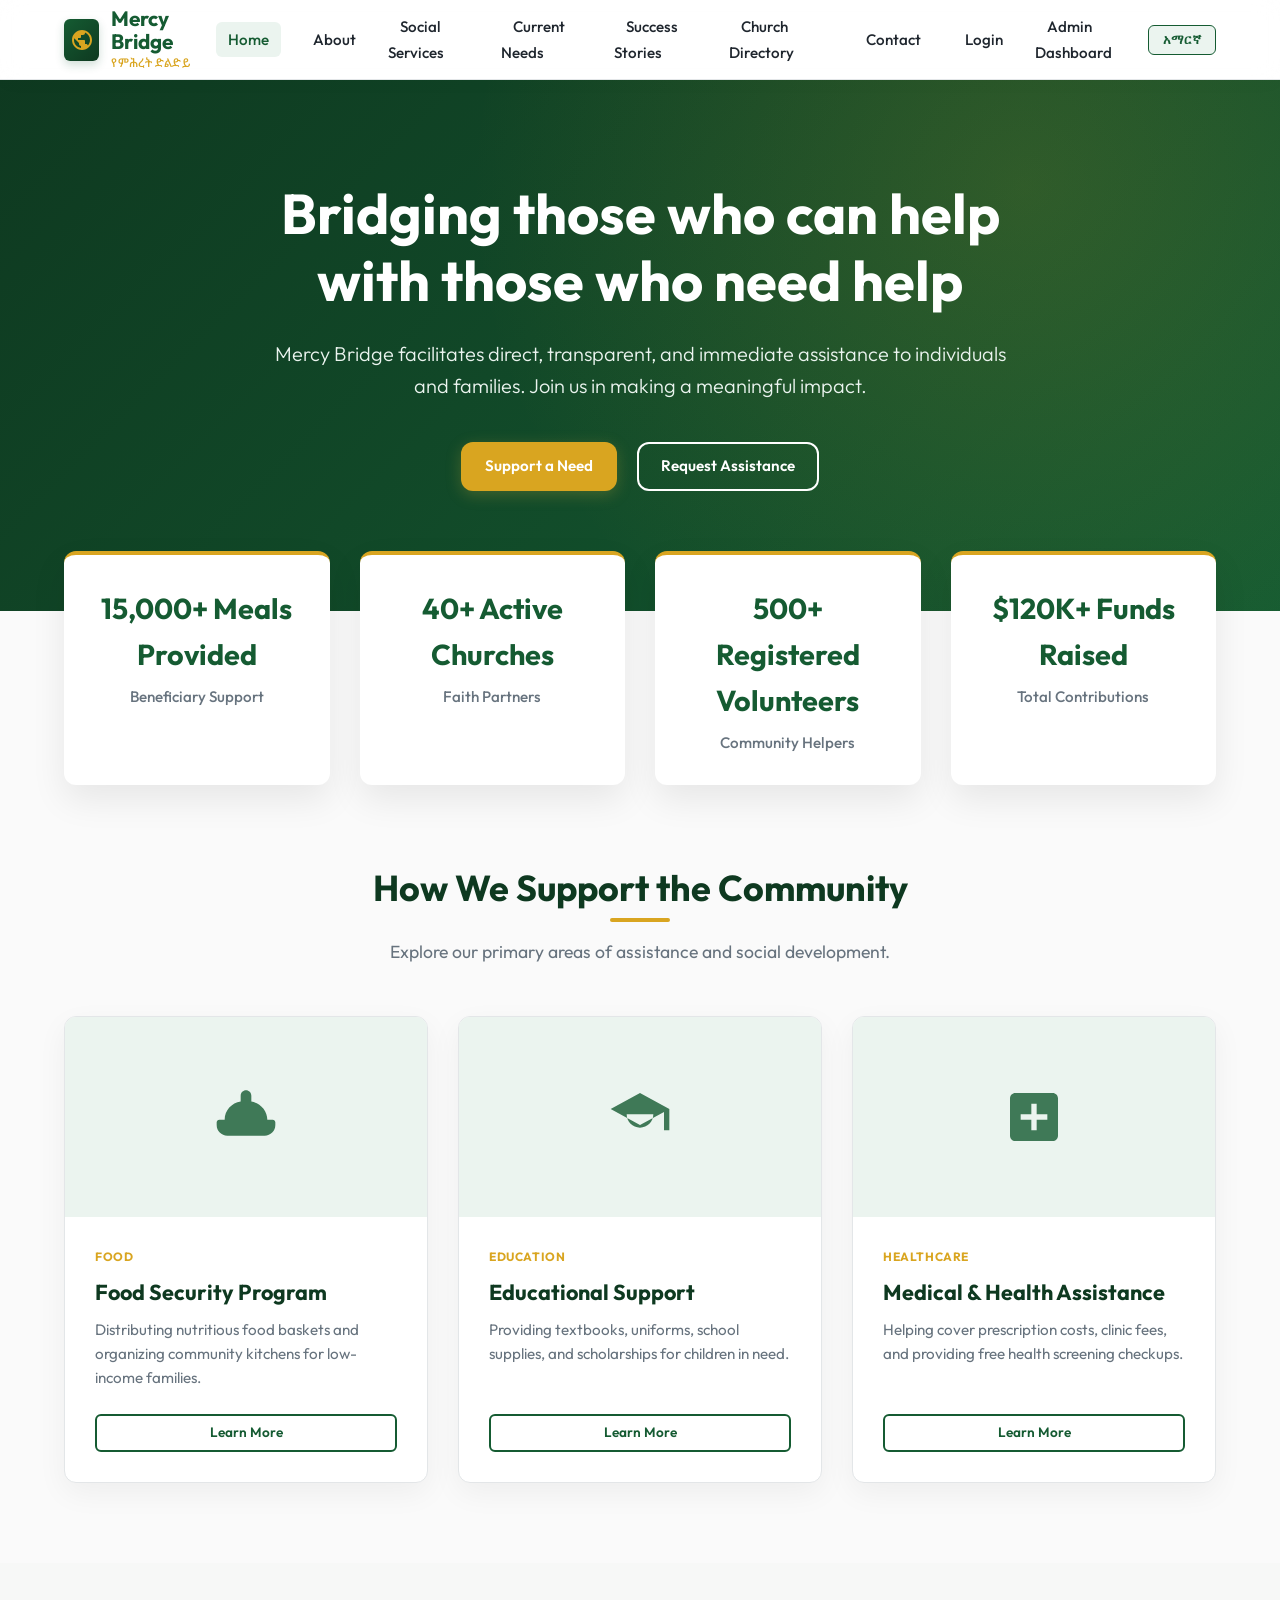
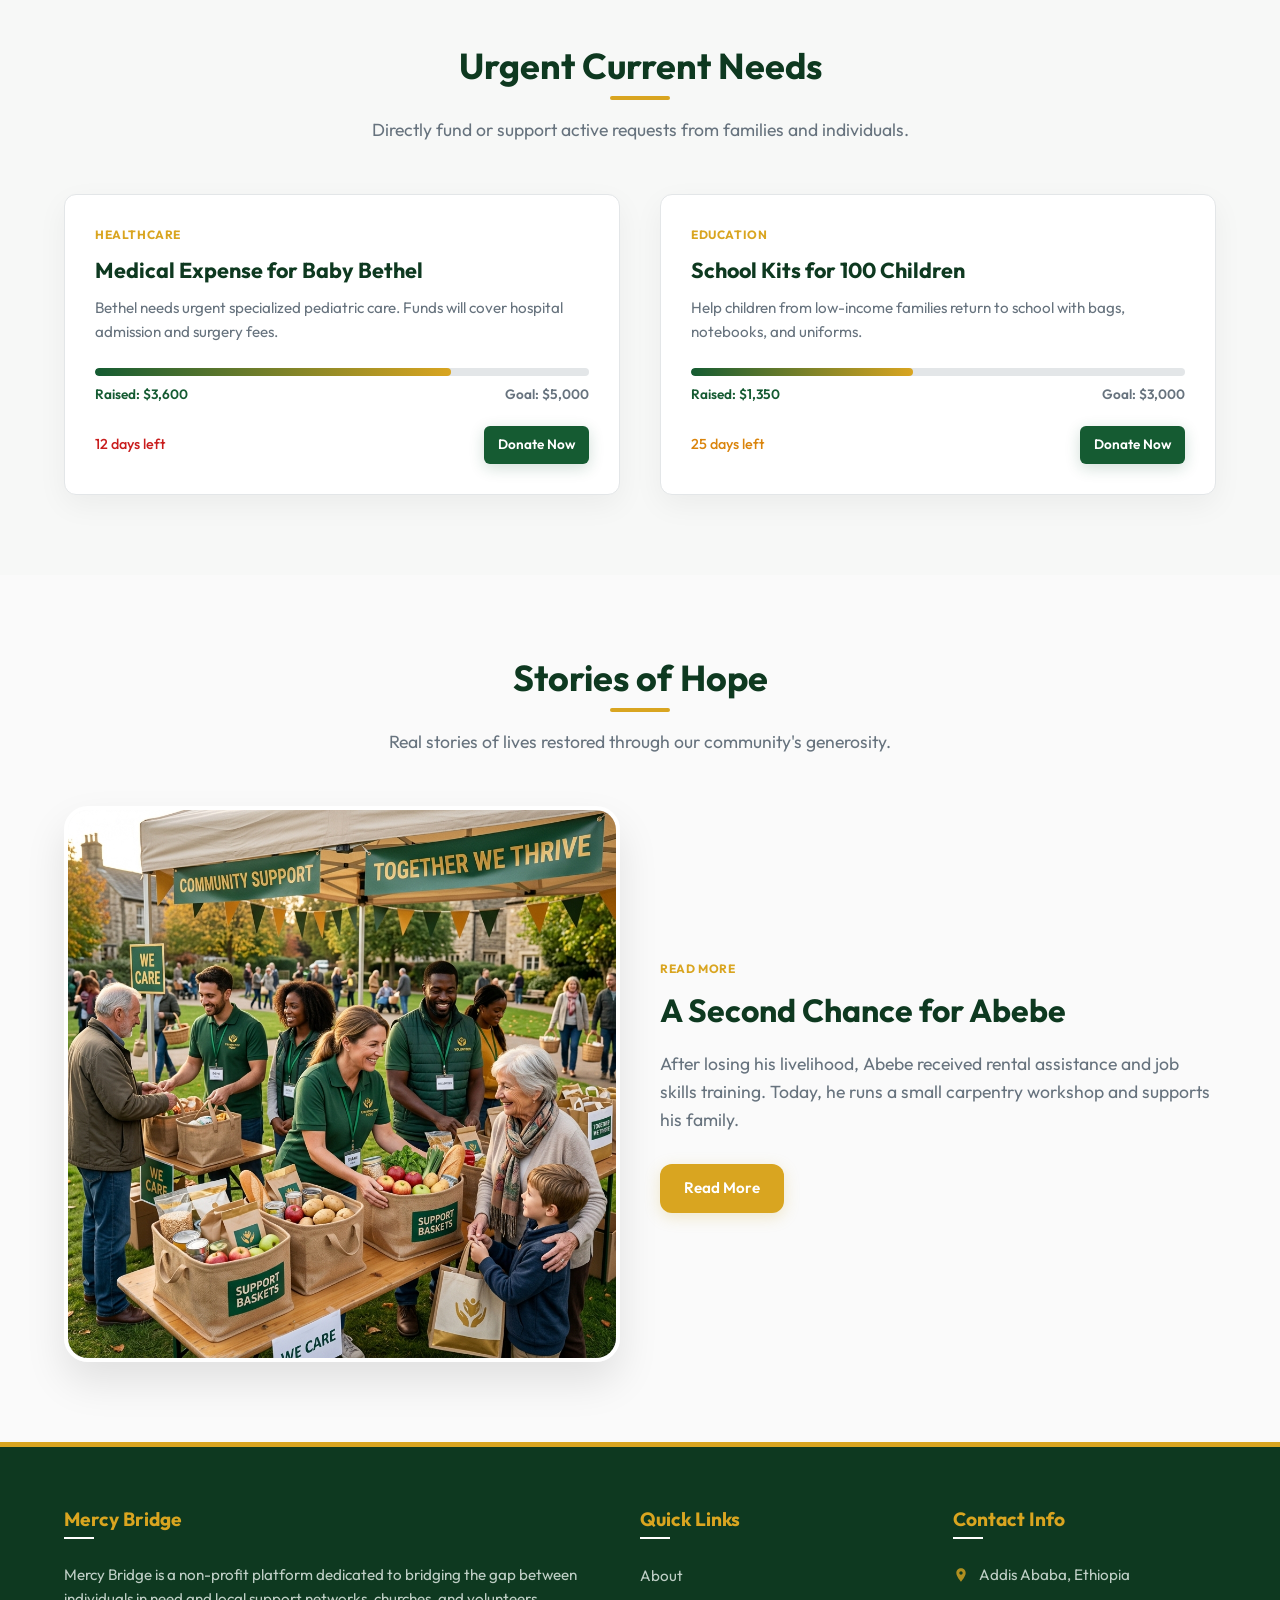
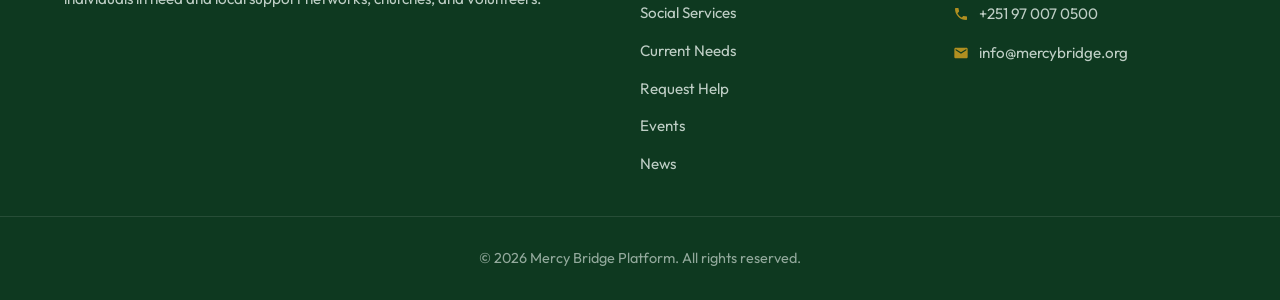
<file: index.html>
<!DOCTYPE html>
<html lang="en">
<head>
  <meta charset="UTF-8">
  <meta name="viewport" content="width=device-width, initial-scale=1.0">
  <title>Mercy Bridge Platform | የምሕረት ድልድይ</title>
  <meta name="description" content="Connecting vulnerable individuals with local support networks, churches, and volunteers. Bridging compassion and community needs.">
  <link rel="stylesheet" href="styles.css">
  <script src="translations.js" defer></script>
  <script src="app.js" defer></script>
</head>
<body>

  <!-- Header -->
  <header class="site-header">
    <div class="container header-container">
      <a href="index.html" class="logo" id="logo-link">
        <div class="logo-icon">
          <svg viewBox="0 0 24 24">
            <path d="M12 2C6.48 2 2 6.48 2 12s4.48 10 10 10 10-4.48 10-10S17.52 2 12 2zm-1 17.93c-3.95-.49-7-3.85-7-7.93 0-.62.08-1.21.21-1.79L9 15v1c0 1.1.9 2 2 2v1.93zm6.9-2.54c-.26-.81-1-1.39-1.9-1.39h-1v-3c0-.55-.45-1-1-1H8v-2h2c.55 0 1-.45 1-1V7h2c1.1 0 2-.9 2-2v-.41c2.93 1.19 5 4.06 5 7.41 0 2.08-.8 3.97-2.1 5.39z"/>
          </svg>
        </div>
        <div class="logo-text">
          <span class="logo-title" data-i18n="brand_name">Mercy Bridge</span>
          <span class="logo-subtitle" data-i18n="brand_subtitle">የምሕረት ድልድይ</span>
        </div>
      </a>
      
      <nav>
        <ul class="nav-menu" id="nav-menu">
          <li><a href="index.html" class="nav-link active" data-i18n="nav_home">Home</a></li>
          <li><a href="about.html" class="nav-link" data-i18n="nav_about">About</a></li>
          <li><a href="services.html" class="nav-link" data-i18n="nav_services">Social Services</a></li>
          <li><a href="needs.html" class="nav-link" data-i18n="nav_needs">Current Needs</a></li>
          <li><a href="stories.html" class="nav-link" data-i18n="nav_stories">Success Stories</a></li>
          <li><a href="churches.html" class="nav-link" data-i18n="nav_churches">Churches</a></li>
          <li><a href="contact.html" class="nav-link" data-i18n="nav_contact">Contact</a></li>
          <li><a href="login.html" class="nav-link" data-i18n="nav_login">Login</a></li>
          <li><a href="admin.html" class="nav-link" data-i18n="nav_admin">Admin Dashboard</a></li>
        </ul>
      </nav>
      
      <div style="display:flex; align-items:center; gap: 15px;">
        <button id="lang-toggle" data-i18n="lang_btn">አማርኛ</button>
        <button class="mobile-menu-btn" id="mobile-menu-toggle" aria-label="Toggle Menu">
          <span></span>
          <span></span>
          <span></span>
        </button>
      </div>
    </div>
  </header>

  <main>
    <!-- Hero Section -->
    <section class="hero">
      <div class="container hero-content">
        <h1 data-i18n="hero_title">Bridging those who can help with those who need help
</h1>
        <p data-i18n="hero_subtitle">Mercy Bridge facilitates direct, transparent, and immediate assistance to individuals and families. Join us in making a meaningful impact.</p>
        <div class="hero-actions">
          <a href="needs.html" class="btn btn-primary" data-i18n="hero_cta_donate">Support a Need</a>
          <a href="request-help.html" class="btn btn-outline" style="color:var(--color-white); border-color:var(--color-white);" data-i18n="hero_cta_request">Request Assistance</a>
        </div>
      </div>
    </section>

    <!-- Stats Cards Overlay -->
    <section class="container">
      <div class="stats-grid">
        <div class="stat-card">
          <div class="stat-number" data-i18n="stat_meals">15,000+ Meals Provided</div>
          <div class="stat-label">Beneficiary Support</div>
        </div>
        <div class="stat-card">
          <div class="stat-number" data-i18n="stat_churches">40+ Active Churches</div>
          <div class="stat-label">Faith Partners</div>
        </div>
        <div class="stat-card">
          <div class="stat-number" data-i18n="stat_volunteers">500+ Registered Volunteers</div>
          <div class="stat-label">Community Helpers</div>
        </div>
        <div class="stat-card">
          <div class="stat-number" data-i18n="stat_funds">$120K+ Funds Raised</div>
          <div class="stat-label">Total Contributions</div>
        </div>
      </div>
    </section>

    <!-- Impact & Services Preview -->
    <section class="section">
      <div class="container">
        <div class="section-header">
          <h2 data-i18n="home_services_title">How We Support the Community</h2>
          <p data-i18n="home_services_subtitle">Explore our primary areas of assistance and social development.</p>
        </div>
        
        <div class="grid-3">
          <!-- Food Security Card -->
          <div class="card">
            <div class="card-image">
              <svg viewBox="0 0 24 24"><path d="M12 2c1.1 0 2 .9 2 2v2.22c3.38.48 6 3.38 6 6.78H4c0-3.4 2.62-6.3 6-6.78V4c0-1.1.9-2 2-2zm10 11H2c-.55 0-1 .45-1 1v1c0 2.21 1.79 4 4 4h14c2.21 0 4-1.79 4-4v-1c0-.55-.45-1-1-1z"/></svg>
            </div>
            <div class="card-body">
              <span class="card-tag" data-i18n="need_cat_food">Food</span>
              <h3 data-i18n="serv_food_title">Food Security Program</h3>
              <p data-i18n="serv_food_desc">Distributing nutritious food baskets and organizing community kitchens for low-income families.</p>
              <a href="services.html" class="btn btn-outline btn-sm" data-i18n="btn_learn_more">Learn More</a>
            </div>
          </div>

          <!-- School Kit Card -->
          <div class="card">
            <div class="card-image">
              <svg viewBox="0 0 24 24"><path d="M12 3L1 9l11 6 9-4.91V17h2V9L12 3zm0 13c-2.76 0-5-2.24-5-5h10c0 2.76-2.24 5-5 5z"/></svg>
            </div>
            <div class="card-body">
              <span class="card-tag" data-i18n="need_cat_education">Education</span>
              <h3 data-i18n="serv_edu_title">Educational Support</h3>
              <p data-i18n="serv_edu_desc">Providing textbooks, uniforms, school supplies, and scholarships for children in need.</p>
              <a href="services.html" class="btn btn-outline btn-sm" data-i18n="btn_learn_more">Learn More</a>
            </div>
          </div>

          <!-- Medical Clinic Card -->
          <div class="card">
            <div class="card-image">
              <svg viewBox="0 0 24 24"><path d="M19 3H5c-1.1 0-2 .9-2 2v14c0 1.1.9 2 2 2h14c1.1 0 2-.9 2-2V5c0-1.1-.9-2-2-2zm-2 10h-4v4h-2v-4H7v-2h4V7h2v4h4v2z"/></svg>
            </div>
            <div class="card-body">
              <span class="card-tag" data-i18n="need_cat_health">Healthcare</span>
              <h3 data-i18n="serv_health_title">Medical & Health Assistance</h3>
              <p data-i18n="serv_health_desc">Helping cover prescription costs, clinic fees, and providing free health screening checkups.</p>
              <a href="services.html" class="btn btn-outline btn-sm" data-i18n="btn_learn_more">Learn More</a>
            </div>
          </div>
        </div>
      </div>
    </section>

    <!-- Urgent Needs Highlight -->
    <section class="section-alt">
      <div class="container">
        <div class="section-header">
          <h2 data-i18n="home_needs_title">Urgent Current Needs</h2>
          <p data-i18n="home_needs_subtitle">Directly fund or support active requests from families and individuals.</p>
        </div>

        <div class="grid-2">
          <!-- Urgent Need 1 -->
          <div class="card">
            <div class="card-body">
              <span class="card-tag" data-i18n="need_cat_health">Healthcare</span>
              <h3 data-i18n="need1_title">Medical Expense for Baby Bethel</h3>
              <p data-i18n="need1_desc">Bethel needs urgent specialized pediatric care. Funds will cover hospital admission and surgery fees.</p>
              
              <div class="progress-container">
                <div class="progress-bar-wrapper">
                  <div class="progress-bar-fill" style="width: 72%;"></div>
                </div>
                <div class="progress-labels">
                  <span class="raised"><span data-i18n="need_raised">Raised</span>: $3,600</span>
                  <span class="goal"><span data-i18n="need_goal">Goal</span>: $5,000</span>
                </div>
              </div>
              
              <div style="display:flex; justify-content:space-between; align-items:center; margin-top: auto;">
                <span style="font-weight: 500; font-size: 0.9rem; color: var(--color-denied);">12 <span data-i18n="need_days_left">days left</span></span>
                <a href="donate.html" class="btn btn-secondary btn-sm" data-i18n="btn_donate_now">Donate Now</a>
              </div>
            </div>
          </div>

          <!-- Urgent Need 2 -->
          <div class="card">
            <div class="card-body">
              <span class="card-tag" data-i18n="need_cat_education">Education</span>
              <h3 data-i18n="need2_title">School Kits for 100 Children</h3>
              <p data-i18n="need2_desc">Help children from low-income families return to school with bags, notebooks, and uniforms.</p>
              
              <div class="progress-container">
                <div class="progress-bar-wrapper">
                  <div class="progress-bar-fill" style="width: 45%;"></div>
                </div>
                <div class="progress-labels">
                  <span class="raised"><span data-i18n="need_raised">Raised</span>: $1,350</span>
                  <span class="goal"><span data-i18n="need_goal">Goal</span>: $3,000</span>
                </div>
              </div>
              
              <div style="display:flex; justify-content:space-between; align-items:center; margin-top: auto;">
                <span style="font-weight: 500; font-size: 0.9rem; color: var(--color-pending);">25 <span data-i18n="need_days_left">days left</span></span>
                <a href="donate.html" class="btn btn-secondary btn-sm" data-i18n="btn_donate_now">Donate Now</a>
              </div>
            </div>
          </div>
        </div>
      </div>
    </section>

    <!-- Success Preview -->
    <section class="section">
      <div class="container">
        <div class="section-header">
          <h2 data-i18n="home_stories_title">Stories of Hope</h2>
          <p data-i18n="home_stories_subtitle">Real stories of lives restored through our community's generosity.</p>
        </div>

        <div class="grid-2" style="align-items: center;">
          <div>
            <img src="community_outreach.png" alt="Community Outreach" style="border-radius: var(--border-radius-lg); box-shadow: var(--box-shadow-hover); border: 4px solid var(--color-white);">
          </div>
          <div>
            <span class="card-tag" data-i18n="btn_read_more">Read More</span>
            <h3 style="font-size: 2rem; margin-bottom: 20px;" data-i18n="story1_title">A Second Chance for Abebe</h3>
            <p style="font-size: 1.1rem; color: var(--color-text-muted); margin-bottom: 30px;" data-i18n="story1_desc">After losing his livelihood, Abebe received rental assistance and job skills training. Today, he runs a small carpentry workshop and supports his family.</p>
            <a href="stories.html" class="btn btn-primary" data-i18n="btn_read_more">Read More</a>
          </div>
        </div>
      </div>
    </section>
  </main>

  <!-- Footer -->
  <footer class="site-footer">
    <div class="container footer-grid">
      <div class="footer-col">
        <h3 data-i18n="brand_name">Mercy Bridge</h3>
        <p class="footer-desc-text" data-i18n="footer_desc">Mercy Bridge is a non-profit platform dedicated to bridging the gap between individuals in need and local support networks, churches, and volunteers.</p>
      </div>
      <div class="footer-col">
        <h3 data-i18n="quick_links">Quick Links</h3>
        <ul class="footer-links">
          <li><a href="about.html" class="footer-link" data-i18n="nav_about">About Us</a></li>
          <li><a href="services.html" class="footer-link" data-i18n="nav_services">Social Services</a></li>
          <li><a href="needs.html" class="footer-link" data-i18n="nav_needs">Current Needs</a></li>
          <li><a href="request-help.html" class="footer-link" data-i18n="nav_request">Request Help</a></li>
          <li><a href="events.html" class="footer-link" data-i18n="nav_events">Events</a></li>
          <li><a href="news.html" class="footer-link" data-i18n="nav_news">News</a></li>
        </ul>
      </div>
      <div class="footer-col">
        <h3 data-i18n="contact_info">Contact Info</h3>
        <ul class="footer-contact-list">
          <li class="footer-contact-item">
            <svg viewBox="0 0 24 24"><path d="M12 2C8.13 2 5 5.13 5 9c0 5.25 7 13 7 13s7-7.75 7-13c0-3.87-3.13-7-7-7zm0 9.5c-1.38 0-2.5-1.12-2.5-2.5s1.12-2.5 2.5-2.5 2.5 1.12 2.5 2.5-1.12 2.5-2.5 2.5z"/></svg>
            <span>Addis Ababa, Ethiopia</span>
          </li>
          <li class="footer-contact-item">
            <svg viewBox="0 0 24 24"><path d="M6.62 10.79c1.44 2.83 3.76 5.14 6.59 6.59l2.2-2.2c.27-.27.67-.36 1.02-.24 1.12.37 2.33.57 3.57.57.55 0 1 .45 1 1V20c0 .55-.45 1-1 1-9.39 0-17-7.61-17-17 0-.55.45-1 1-1h3.5c.55 0 1 .45 1 1 0 1.25.2 2.45.57 3.57.11.35.03.74-.25 1.02l-2.2 2.2z"/></svg>
            <span>+251 97 007 0500</span>
          </li>
          <li class="footer-contact-item">
            <svg viewBox="0 0 24 24"><path d="M20 4H4c-1.1 0-1.99.9-1.99 2L2 18c0 1.1.9 2 2 2h16c1.1 0 2-.9 2-2V6c0-1.1-.9-2-2-2zm0 4l-8 5-8-5V6l8 5 8-5v2z"/></svg>
            <span>info@mercybridge.org</span>
          </li>
        </ul>
      </div>
    </div>
    <div class="footer-bottom">
      <div class="container">
        <p data-i18n="copyright">© 2026 Mercy Bridge Platform. All rights reserved.</p>
      </div>
    </div>
  </footer>

</body>
</html>
</file>
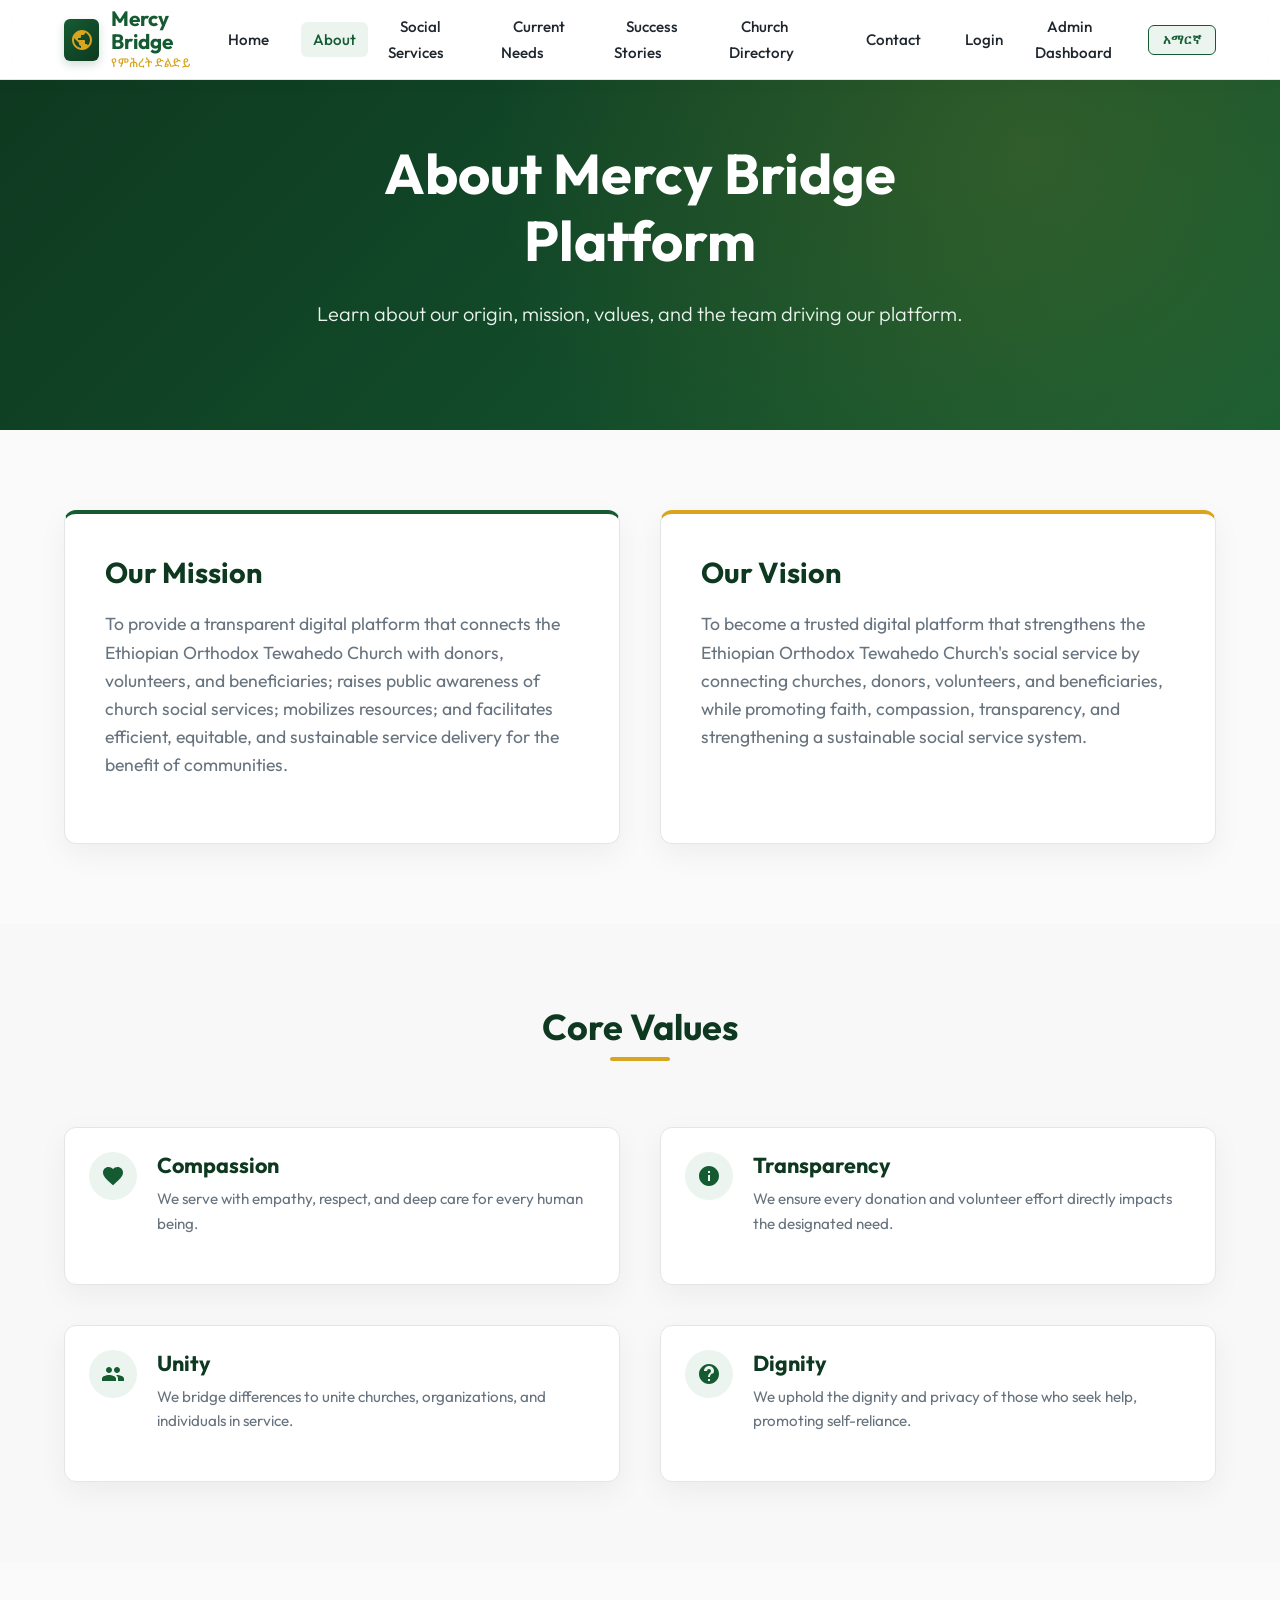
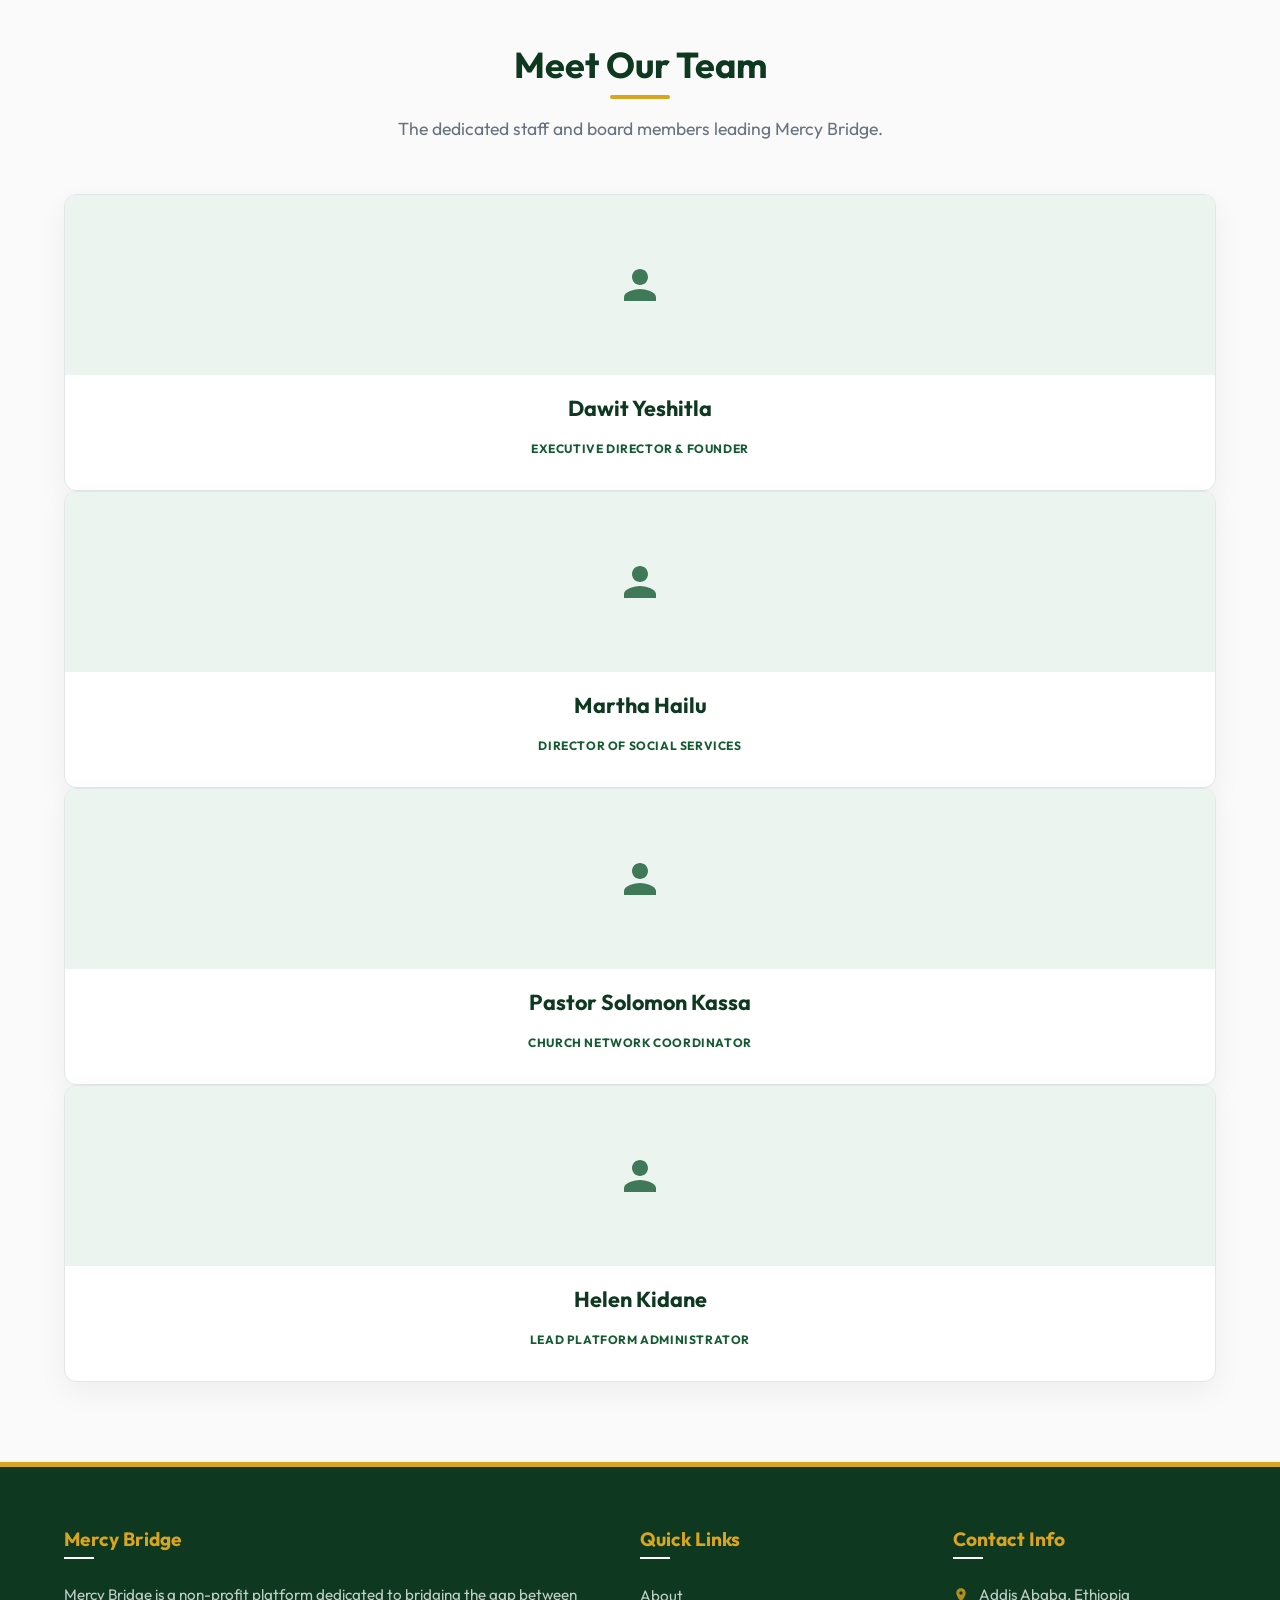
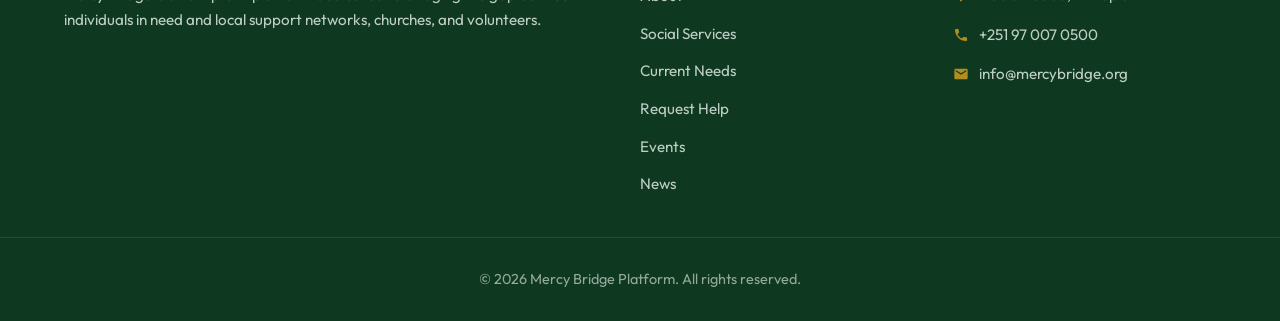
<file: about.html>
<!DOCTYPE html>
<html lang="en">
<head>
  <meta charset="UTF-8">
  <meta name="viewport" content="width=device-width, initial-scale=1.0">
  <title>About Us | Mercy Bridge Platform</title>
  <meta name="description" content="Learn about the mission, vision, values, and team driving the Mercy Bridge Platform.">
  <link rel="stylesheet" href="styles.css">
  <script src="translations.js" defer></script>
  <script src="app.js" defer></script>
</head>
<body>

  <!-- Header -->
  <header class="site-header">
    <div class="container header-container">
      <a href="index.html" class="logo">
        <div class="logo-icon">
          <svg viewBox="0 0 24 24">
            <path d="M12 2C6.48 2 2 6.48 2 12s4.48 10 10 10 10-4.48 10-10S17.52 2 12 2zm-1 17.93c-3.95-.49-7-3.85-7-7.93 0-.62.08-1.21.21-1.79L9 15v1c0 1.1.9 2 2 2v1.93zm6.9-2.54c-.26-.81-1-1.39-1.9-1.39h-1v-3c0-.55-.45-1-1-1H8v-2h2c.55 0 1-.45 1-1V7h2c1.1 0 2-.9 2-2v-.41c2.93 1.19 5 4.06 5 7.41 0 2.08-.8 3.97-2.1 5.39z"/>
          </svg>
        </div>
        <div class="logo-text">
          <span class="logo-title" data-i18n="brand_name">Mercy Bridge</span>
          <span class="logo-subtitle" data-i18n="brand_subtitle">የምሕረት ድልድይ</span>
        </div>
      </a>
      
      <nav>
        <ul class="nav-menu" id="nav-menu">
          <li><a href="index.html" class="nav-link" data-i18n="nav_home">Home</a></li>
          <li><a href="about.html" class="nav-link active" data-i18n="nav_about">About</a></li>
          <li><a href="services.html" class="nav-link" data-i18n="nav_services">Social Services</a></li>
          <li><a href="needs.html" class="nav-link" data-i18n="nav_needs">Current Needs</a></li>
          <li><a href="stories.html" class="nav-link" data-i18n="nav_stories">Success Stories</a></li>
          <li><a href="churches.html" class="nav-link" data-i18n="nav_churches">Churches</a></li>
          <li><a href="contact.html" class="nav-link" data-i18n="nav_contact">Contact</a></li>
          <li><a href="login.html" class="nav-link" data-i18n="nav_login">Login</a></li>
          <li><a href="admin.html" class="nav-link" data-i18n="nav_admin">Admin Dashboard</a></li>
        </ul>
      </nav>
      
      <div style="display:flex; align-items:center; gap: 15px;">
        <button id="lang-toggle" data-i18n="lang_btn">አማርኛ</button>
        <button class="mobile-menu-btn" id="mobile-menu-toggle" aria-label="Toggle Menu">
          <span></span>
          <span></span>
          <span></span>
        </button>
      </div>
    </div>
  </header>

  <main>
    <!-- Banner Header -->
    <section class="hero" style="padding: 60px 0;">
      <div class="container hero-content">
        <h1 data-i18n="about_title">About Mercy Bridge Platform</h1>
        <p data-i18n="about_subtitle">Learn about our origin, mission, values, and the team driving our platform.</p>
      </div>
    </section>

    <!-- Mission & Vision -->
    <section class="section">
      <div class="container grid-2" style="align-items: stretch;">
        <div class="card" style="padding: 40px; border-top: 4px solid var(--color-green-primary);">
          <h2 style="margin-bottom: 20px; font-size: 1.8rem;" data-i18n="about_mission_title">Our Mission</h2>
          <p style="color: var(--color-text-muted); font-size: 1.1rem;" data-i18n="about_mission_desc">To provide a transparent digital platform that connects the Ethiopian Orthodox Tewahedo Church with donors, volunteers, and beneficiaries; raises public awareness of church social services; mobilizes resources; and facilitates efficient, equitable, and sustainable service delivery for the benefit of communities.</p>
        </div>
        <div class="card" style="padding: 40px; border-top: 4px solid var(--color-gold);">
          <h2 style="margin-bottom: 20px; font-size: 1.8rem;" data-i18n="about_vision_title">Our Vision</h2>
          <p style="color: var(--color-text-muted); font-size: 1.1rem;" data-i18n="about_vision_desc">To become a trusted digital platform that strengthens the Ethiopian Orthodox Tewahedo Church's social service by connecting churches, donors, volunteers, and beneficiaries, while promoting faith, compassion, transparency, and strengthening a sustainable social service system.</p>
        </div>
      </div>
    </section>

    <!-- Core Values -->
    <section class="section-alt">
      <div class="container">
        <div class="section-header">
          <h2 data-i18n="about_values_title">Core Values</h2>
        </div>
        
        <div class="grid-2">
          <div class="card" style="flex-direction: row; padding: 24px; gap: 20px; align-items: flex-start;">
            <div style="background-color: var(--color-green-light); padding: 12px; border-radius: 50%; display: flex; flex-shrink: 0;">
              <svg viewBox="0 0 24 24" style="width: 24px; height: 24px; fill: var(--color-green-primary);"><path d="M12 21.35l-1.45-1.32C5.4 15.36 2 12.28 2 8.5 2 5.42 4.42 3 7.5 3c1.74 0 3.41.81 4.5 2.09C13.09 3.81 14.76 3 16.5 3 19.58 3 22 5.42 22 8.5c0 3.78-3.4 6.86-8.55 11.54L12 21.35z"/></svg>
            </div>
            <div>
              <h3 style="margin-bottom: 8px;" data-i18n="about_val1_title">Compassion</h3>
              <p style="color: var(--color-text-muted); font-size: 0.95rem;" data-i18n="about_val1_desc">We serve with empathy, respect, and deep care for every human being.</p>
            </div>
          </div>

          <div class="card" style="flex-direction: row; padding: 24px; gap: 20px; align-items: flex-start;">
            <div style="background-color: var(--color-green-light); padding: 12px; border-radius: 50%; display: flex; flex-shrink: 0;">
              <svg viewBox="0 0 24 24" style="width: 24px; height: 24px; fill: var(--color-green-primary);"><path d="M12 2C6.48 2 2 6.48 2 12s4.48 10 10 10 10-4.48 10-10S17.52 2 12 2zm1 15h-2v-6h2v6zm0-8h-2V7h2v2z"/></svg>
            </div>
            <div>
              <h3 style="margin-bottom: 8px;" data-i18n="about_val2_title">Transparency</h3>
              <p style="color: var(--color-text-muted); font-size: 0.95rem;" data-i18n="about_val2_desc">We ensure every donation and volunteer effort directly impacts the designated need.</p>
            </div>
          </div>

          <div class="card" style="flex-direction: row; padding: 24px; gap: 20px; align-items: flex-start;">
            <div style="background-color: var(--color-green-light); padding: 12px; border-radius: 50%; display: flex; flex-shrink: 0;">
              <svg viewBox="0 0 24 24" style="width: 24px; height: 24px; fill: var(--color-green-primary);"><path d="M16 11c1.66 0 2.99-1.34 2.99-3S17.66 5 16 5c-1.66 0-3 1.34-3 3s1.34 3 3 3zm-8 0c1.66 0 2.99-1.34 2.99-3S9.66 5 8 5C6.34 5 5 6.34 5 8s1.34 3 3 3zm0 2c-2.33 0-7 1.17-7 3.5V19h14v-2.5c0-2.33-4.67-3.5-7-3.5zm8 0c-.29 0-.62.02-.97.05 1.16.84 1.97 1.97 1.97 3.45V19h6v-2.5c0-2.33-4.67-3.5-7-3.5z"/></svg>
            </div>
            <div>
              <h3 style="margin-bottom: 8px;" data-i18n="about_val3_title">Unity</h3>
              <p style="color: var(--color-text-muted); font-size: 0.95rem;" data-i18n="about_val3_desc">We bridge differences to unite churches, organizations, and individuals in service.</p>
            </div>
          </div>

          <div class="card" style="flex-direction: row; padding: 24px; gap: 20px; align-items: flex-start;">
            <div style="background-color: var(--color-green-light); padding: 12px; border-radius: 50%; display: flex; flex-shrink: 0;">
              <svg viewBox="0 0 24 24" style="width: 24px; height: 24px; fill: var(--color-green-primary);"><path d="M12 2C6.48 2 2 6.48 2 12s4.48 10 10 10 10-4.48 10-10S17.52 2 12 2zm1 17h-2v-2h2v2zm2.07-7.75l-.9.92C13.45 12.9 13 13.5 13 15h-2v-.5c0-1.1.45-2.1 1.17-2.83l1.24-1.26c.37-.36.59-.86.59-1.41 0-1.1-.9-2-2-2s-2 .9-2 2H7c0-2.76 2.24-5 5-5s5 2.24 5 5c0 1.04-.42 1.99-1.07 2.75z"/></svg>
            </div>
            <div>
              <h3 style="margin-bottom: 8px;" data-i18n="about_val4_title">Dignity</h3>
              <p style="color: var(--color-text-muted); font-size: 0.95rem;" data-i18n="about_val4_desc">We uphold the dignity and privacy of those who seek help, promoting self-reliance.</p>
            </div>
          </div>
        </div>
      </div>
    </section>

    <!-- Team Section -->
    <section class="section">
      <div class="container">
        <div class="section-header">
          <h2 data-i18n="about_team_title">Meet Our Team</h2>
          <p data-i18n="about_team_subtitle">The dedicated staff and board members leading Mercy Bridge.</p>
        </div>

        <div class="grid-4">
          <!-- Member 1 -->
          <div class="card" style="text-align: center;">
            <div class="card-image" style="height: 180px; background-color: var(--color-green-light);">
              <svg viewBox="0 0 24 24" style="width: 48px; height: 48px;"><path d="M12 12c2.21 0 4-1.79 4-4s-1.79-4-4-4-4 1.79-4 4 1.79 4 4 4zm0 2c-2.67 0-8 1.34-8 4v2h16v-2c0-2.66-5.33-4-8-4z"/></svg>
            </div>
            <div class="card-body" style="padding: 20px;">
              <h3>Dawit Yeshitla</h3>
              <span class="card-tag" style="color: var(--color-green-primary); margin-top: 5px;" data-i18n="team1_role">Executive Director & Founder</span>
            </div>
          </div>

          <!-- Member 2 -->
          <div class="card" style="text-align: center;">
            <div class="card-image" style="height: 180px; background-color: var(--color-green-light);">
              <svg viewBox="0 0 24 24" style="width: 48px; height: 48px;"><path d="M12 12c2.21 0 4-1.79 4-4s-1.79-4-4-4-4 1.79-4 4 1.79 4 4 4zm0 2c-2.67 0-8 1.34-8 4v2h16v-2c0-2.66-5.33-4-8-4z"/></svg>
            </div>
            <div class="card-body" style="padding: 20px;">
              <h3>Martha Hailu</h3>
              <span class="card-tag" style="color: var(--color-green-primary); margin-top: 5px;" data-i18n="team2_role">Director of Social Services</span>
            </div>
          </div>

          <!-- Member 3 -->
          <div class="card" style="text-align: center;">
            <div class="card-image" style="height: 180px; background-color: var(--color-green-light);">
              <svg viewBox="0 0 24 24" style="width: 48px; height: 48px;"><path d="M12 12c2.21 0 4-1.79 4-4s-1.79-4-4-4-4 1.79-4 4 1.79 4 4 4zm0 2c-2.67 0-8 1.34-8 4v2h16v-2c0-2.66-5.33-4-8-4z"/></svg>
            </div>
            <div class="card-body" style="padding: 20px;">
              <h3>Pastor Solomon Kassa</h3>
              <span class="card-tag" style="color: var(--color-green-primary); margin-top: 5px;" data-i18n="team3_role">Church Network Coordinator</span>
            </div>
          </div>

          <!-- Member 4 -->
          <div class="card" style="text-align: center;">
            <div class="card-image" style="height: 180px; background-color: var(--color-green-light);">
              <svg viewBox="0 0 24 24" style="width: 48px; height: 48px;"><path d="M12 12c2.21 0 4-1.79 4-4s-1.79-4-4-4-4 1.79-4 4 1.79 4 4 4zm0 2c-2.67 0-8 1.34-8 4v2h16v-2c0-2.66-5.33-4-8-4z"/></svg>
            </div>
            <div class="card-body" style="padding: 20px;">
              <h3>Helen Kidane</h3>
              <span class="card-tag" style="color: var(--color-green-primary); margin-top: 5px;" data-i18n="team4_role">Lead Platform Administrator</span>
            </div>
          </div>
        </div>
      </div>
    </section>
  </main>

  <!-- Footer -->
  <footer class="site-footer">
    <div class="container footer-grid">
      <div class="footer-col">
        <h3 data-i18n="brand_name">Mercy Bridge</h3>
        <p class="footer-desc-text" data-i18n="footer_desc">Mercy Bridge is a non-profit platform dedicated to bridging the gap between individuals in need and local support networks, churches, and volunteers.</p>
      </div>
      <div class="footer-col">
        <h3 data-i18n="quick_links">Quick Links</h3>
        <ul class="footer-links">
          <li><a href="about.html" class="footer-link" data-i18n="nav_about">About Us</a></li>
          <li><a href="services.html" class="footer-link" data-i18n="nav_services">Social Services</a></li>
          <li><a href="needs.html" class="footer-link" data-i18n="nav_needs">Current Needs</a></li>
          <li><a href="request-help.html" class="footer-link" data-i18n="nav_request">Request Help</a></li>
          <li><a href="events.html" class="footer-link" data-i18n="nav_events">Events</a></li>
          <li><a href="news.html" class="footer-link" data-i18n="nav_news">News</a></li>
        </ul>
      </div>
      <div class="footer-col">
        <h3 data-i18n="contact_info">Contact Info</h3>
        <ul class="footer-contact-list">
          <li class="footer-contact-item">
            <svg viewBox="0 0 24 24"><path d="M12 2C8.13 2 5 5.13 5 9c0 5.25 7 13 7 13s7-7.75 7-13c0-3.87-3.13-7-7-7zm0 9.5c-1.38 0-2.5-1.12-2.5-2.5s1.12-2.5 2.5-2.5 2.5 1.12 2.5 2.5-1.12 2.5-2.5 2.5z"/></svg>
            <span>Addis Ababa, Ethiopia</span>
          </li>
          <li class="footer-contact-item">
            <svg viewBox="0 0 24 24"><path d="M6.62 10.79c1.44 2.83 3.76 5.14 6.59 6.59l2.2-2.2c.27-.27.67-.36 1.02-.24 1.12.37 2.33.57 3.57.57.55 0 1 .45 1 1V20c0 .55-.45 1-1 1-9.39 0-17-7.61-17-17 0-.55.45-1 1-1h3.5c.55 0 1 .45 1 1 0 1.25.2 2.45.57 3.57.11.35.03.74-.25 1.02l-2.2 2.2z"/></svg>
            <span>+251 97 007 0500</span>
          </li>
          <li class="footer-contact-item">
            <svg viewBox="0 0 24 24"><path d="M20 4H4c-1.1 0-1.99.9-1.99 2L2 18c0 1.1.9 2 2 2h16c1.1 0 2-.9 2-2V6c0-1.1-.9-2-2-2zm0 4l-8 5-8-5V6l8 5 8-5v2z"/></svg>
            <span>info@mercybridge.org</span>
          </li>
        </ul>
      </div>
    </div>
    <div class="footer-bottom">
      <div class="container">
        <p data-i18n="copyright">© 2026 Mercy Bridge Platform. All rights reserved.</p>
      </div>
    </div>
  </footer>

</body>
</html>
</file>
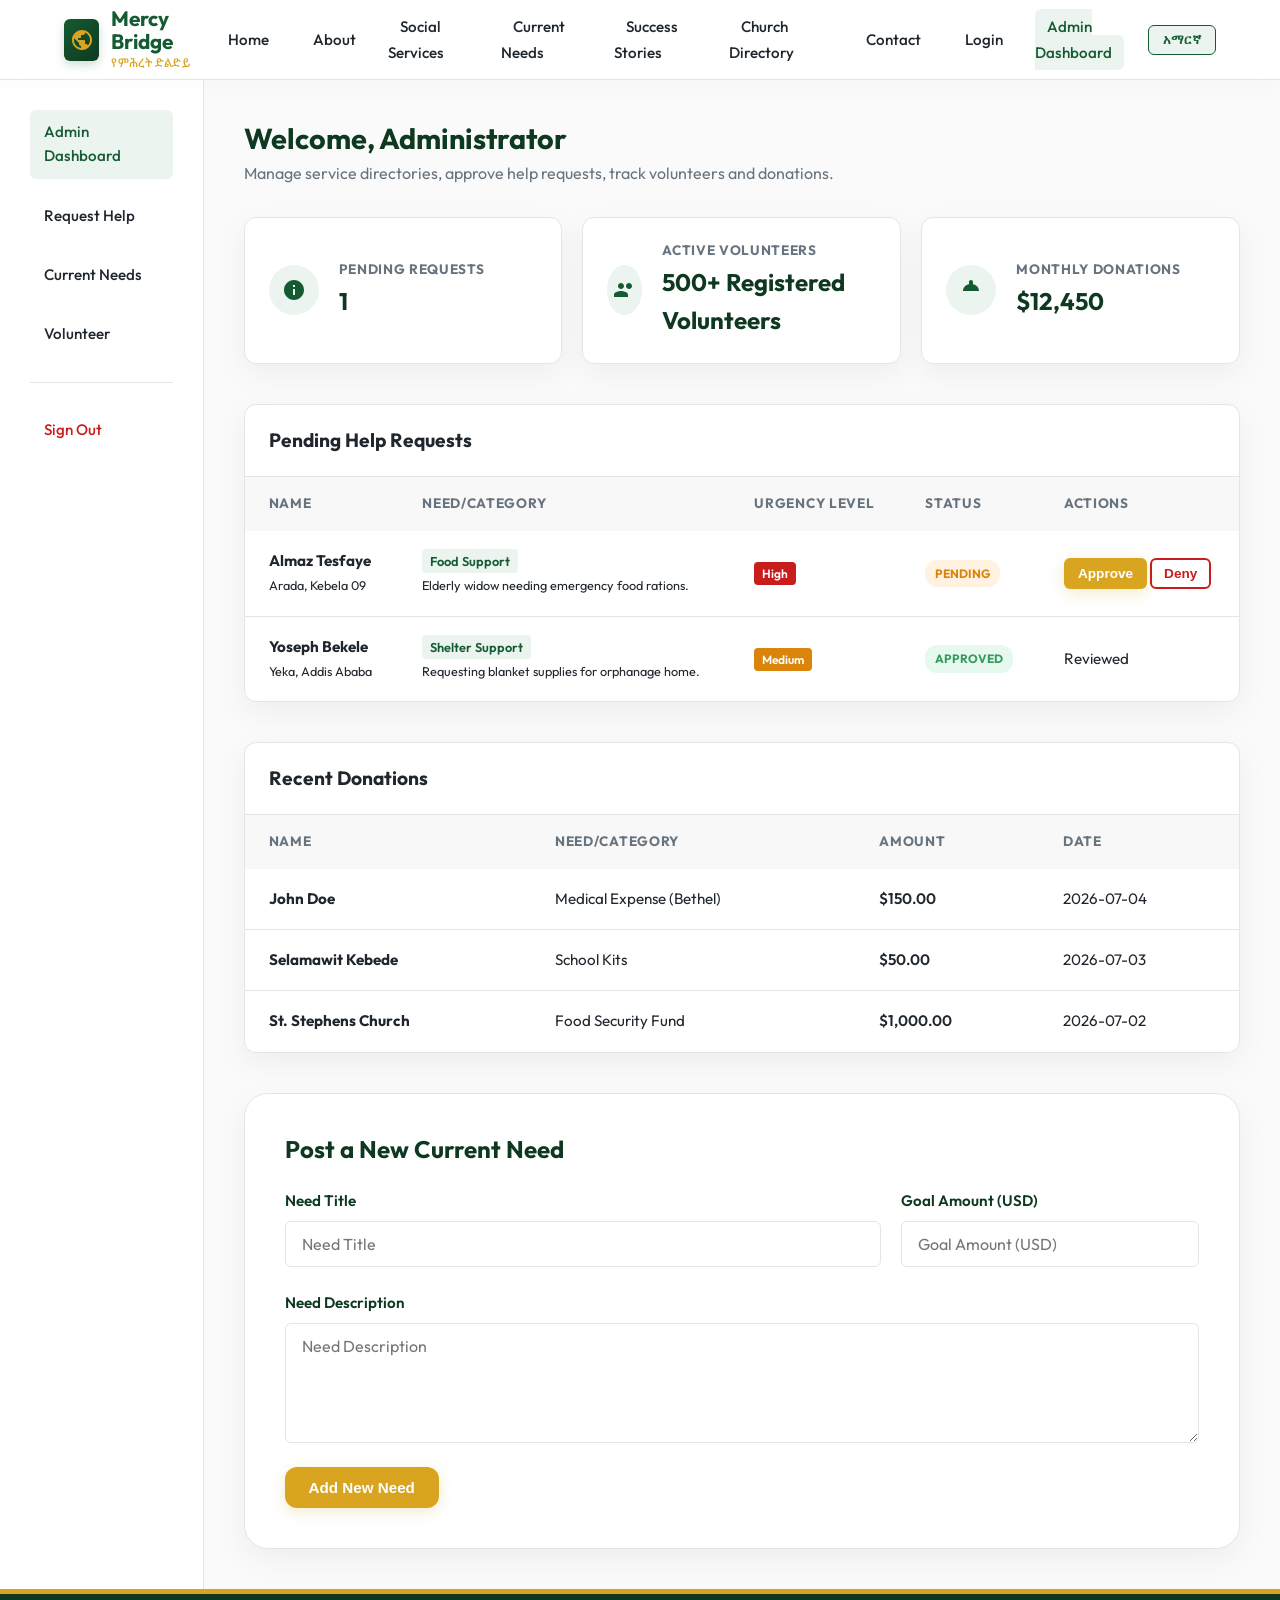
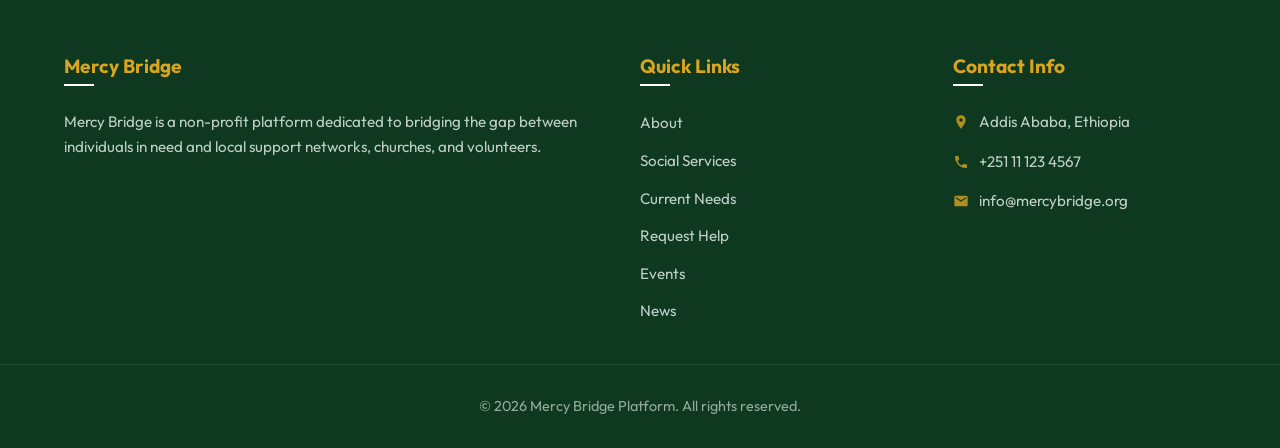
<file: admin.html>
<!DOCTYPE html>
<html lang="en">
<head>
  <meta charset="UTF-8">
  <meta name="viewport" content="width=device-width, initial-scale=1.0">
  <title>Admin Dashboard | Mercy Bridge Platform</title>
  <meta name="description" content="Manage help request verifications, track volunteer activities, and audit donor records.">
  <link rel="stylesheet" href="styles.css">
  <script src="translations.js" defer></script>
  <script src="app.js" defer></script>
</head>
<body>

  <!-- Header -->
  <header class="site-header">
    <div class="container header-container">
      <a href="index.html" class="logo">
        <div class="logo-icon">
          <svg viewBox="0 0 24 24">
            <path d="M12 2C6.48 2 2 6.48 2 12s4.48 10 10 10 10-4.48 10-10S17.52 2 12 2zm-1 17.93c-3.95-.49-7-3.85-7-7.93 0-.62.08-1.21.21-1.79L9 15v1c0 1.1.9 2 2 2v1.93zm6.9-2.54c-.26-.81-1-1.39-1.9-1.39h-1v-3c0-.55-.45-1-1-1H8v-2h2c.55 0 1-.45 1-1V7h2c1.1 0 2-.9 2-2v-.41c2.93 1.19 5 4.06 5 7.41 0 2.08-.8 3.97-2.1 5.39z"/>
          </svg>
        </div>
        <div class="logo-text">
          <span class="logo-title" data-i18n="brand_name">Mercy Bridge</span>
          <span class="logo-subtitle" data-i18n="brand_subtitle">የምሕረት ድልድይ</span>
        </div>
      </a>
      
      <nav>
        <ul class="nav-menu" id="nav-menu">
          <li><a href="index.html" class="nav-link" data-i18n="nav_home">Home</a></li>
          <li><a href="about.html" class="nav-link" data-i18n="nav_about">About</a></li>
          <li><a href="services.html" class="nav-link" data-i18n="nav_services">Social Services</a></li>
          <li><a href="needs.html" class="nav-link" data-i18n="nav_needs">Current Needs</a></li>
          <li><a href="stories.html" class="nav-link" data-i18n="nav_stories">Success Stories</a></li>
          <li><a href="churches.html" class="nav-link" data-i18n="nav_churches">Churches</a></li>
          <li><a href="contact.html" class="nav-link" data-i18n="nav_contact">Contact</a></li>
          <li><a href="login.html" class="nav-link" data-i18n="nav_login">Login</a></li>
          <li><a href="admin.html" class="nav-link active" data-i18n="nav_admin">Admin Dashboard</a></li>
        </ul>
      </nav>
      
      <div style="display:flex; align-items:center; gap: 15px;">
        <button id="lang-toggle" data-i18n="lang_btn">አማርኛ</button>
        <button class="mobile-menu-btn" id="mobile-menu-toggle" aria-label="Toggle Menu">
          <span></span>
          <span></span>
          <span></span>
        </button>
      </div>
    </div>
  </header>

  <!-- Dashboard Frame -->
  <main class="admin-dashboard-container">
    <!-- Sidebar -->
    <aside class="admin-sidebar">
      <ul class="admin-nav">
        <li><a href="admin.html" class="admin-nav-link active" data-i18n="nav_admin">Admin Dashboard</a></li>
        <li><a href="request-help.html" class="admin-nav-link" data-i18n="nav_request">Request Help</a></li>
        <li><a href="needs.html" class="admin-nav-link" data-i18n="nav_needs">Current Needs</a></li>
        <li><a href="volunteer.html" class="admin-nav-link" data-i18n="nav_volunteer">Volunteer</a></li>
        <li><hr style="border:none; border-top: 1px solid var(--color-border); margin: 10px 0;"></li>
        <li><a href="index.html" class="admin-nav-link" style="color:var(--color-denied);" data-i18n="btn_logout">Sign Out</a></li>
      </ul>
    </aside>

    <!-- Main Content Panel -->
    <section class="admin-content">
      <div style="margin-bottom: 30px;">
        <h1 style="font-size: 1.8rem; margin-bottom: 5px;" data-i18n="admin_welcome">Welcome, Administrator</h1>
        <p style="color: var(--color-text-muted);" data-i18n="admin_subtitle">Manage service directories, approve help requests, track volunteers and donations.</p>
      </div>

      <!-- Stats Grid -->
      <div class="admin-stats-grid">
        <div class="admin-stat-card">
          <div class="admin-stat-icon">
            <svg viewBox="0 0 24 24"><path d="M12 2C6.48 2 2 6.48 2 12s4.48 10 10 10 10-4.48 10-10S17.52 2 12 2zm1 15h-2v-6h2v6zm0-8h-2V7h2v2z"/></svg>
          </div>
          <div class="admin-stat-details">
            <h3 data-i18n="admin_stat_requests">Pending Requests</h3>
            <div class="admin-stat-number" id="stat-pending-requests">0</div>
          </div>
        </div>

        <div class="admin-stat-card">
          <div class="admin-stat-icon">
            <svg viewBox="0 0 24 24"><path d="M16 11c1.66 0 2.99-1.34 2.99-3S17.66 5 16 5c-1.66 0-3 1.34-3 3s1.34 3 3 3zm-8 0c1.66 0 2.99-1.34 2.99-3S9.66 5 8 5C6.34 5 5 6.34 5 8s1.34 3 3 3zm0 2c-2.33 0-7 1.17-7 3.5V19h14v-2.5c0-2.33-4.67-3.5-7-3.5z"/></svg>
          </div>
          <div class="admin-stat-details">
            <h3 data-i18n="admin_stat_volunteers">Active Volunteers</h3>
            <div class="admin-stat-number" data-i18n="stat_volunteers">500+ Registered Volunteers</div>
          </div>
        </div>

        <div class="admin-stat-card">
          <div class="admin-stat-icon">
            <svg viewBox="0 0 24 24"><path d="M12 2c1.1 0 2 .9 2 2v2.22c3.38.48 6 3.38 6 6.78H4c0-3.4 2.62-6.3 6-6.78V4c0-1.1.9-2 2-2z"/></svg>
          </div>
          <div class="admin-stat-details">
            <h3 data-i18n="admin_stat_donations">Monthly Donations</h3>
            <div class="admin-stat-number">$12,450</div>
          </div>
        </div>
      </div>

      <!-- Pending Help Requests Table -->
      <div class="table-wrapper">
        <div class="table-title" data-i18n="admin_tab_requests">Pending Help Requests</div>
        <table class="admin-table">
          <thead>
            <tr>
              <th data-i18n="admin_col_name">Name</th>
              <th data-i18n="admin_col_need">Need/Category</th>
              <th data-i18n="req_urgency_label">Urgency</th>
              <th data-i18n="admin_col_status">Status</th>
              <th style="min-width: 180px;">Actions</th>
            </tr>
          </thead>
          <tbody id="admin-requests-body">
            <!-- Loaded Dynamically via App.js -->
          </tbody>
        </table>
      </div>

      <!-- Recent Donations Table -->
      <div class="table-wrapper">
        <div class="table-title" data-i18n="admin_tab_donations">Recent Donations</div>
        <table class="admin-table">
          <thead>
            <tr>
              <th data-i18n="admin_col_name">Name</th>
              <th data-i18n="admin_col_need">Need/Category</th>
              <th data-i18n="admin_col_amount">Amount</th>
              <th data-i18n="admin_col_date">Date</th>
            </tr>
          </thead>
          <tbody id="admin-donations-body">
            <!-- Loaded Dynamically via App.js -->
          </tbody>
        </table>
      </div>

      <!-- Add Need Form -->
      <div class="form-wrapper" style="box-shadow: var(--box-shadow); border: 1px solid var(--color-border); padding: 40px;">
        <h2 class="form-title" style="text-align: left; font-size: 1.5rem; margin-bottom: 25px;" data-i18n="admin_create_title">Post a New Current Need</h2>
        
        <form id="admin-need-form">
          <div class="form-grid" style="grid-template-columns: 2fr 1fr; gap: 20px; margin-bottom: 0;">
            <div class="form-group">
              <label class="form-label" data-i18n="admin_need_title_label">Need Title</label>
              <input type="text" id="need-title" class="form-control" required placeholder="Need Title" data-i18n="admin_need_title_label">
            </div>

            <div class="form-group">
              <label class="form-label" data-i18n="admin_need_goal_label">Goal Amount (USD)</label>
              <input type="number" id="need-goal" class="form-control" required placeholder="Goal Amount (USD)" data-i18n="admin_need_goal_label" min="1">
            </div>
          </div>

          <div class="form-group">
            <label class="form-label" data-i18n="admin_need_desc_label">Need Description</label>
            <textarea id="need-desc" class="form-control" required placeholder="Need Description" data-i18n="admin_need_desc_label"></textarea>
          </div>

          <button type="submit" class="btn btn-primary" data-i18n="btn_add_need">Add New Need</button>
        </form>
      </div>
    </section>
  </main>

  <!-- Footer -->
  <footer class="site-footer">
    <div class="container footer-grid">
      <div class="footer-col">
        <h3 data-i18n="brand_name">Mercy Bridge</h3>
        <p class="footer-desc-text" data-i18n="footer_desc">Mercy Bridge is a non-profit platform dedicated to bridging the gap between individuals in need and local support networks, churches, and volunteers.</p>
      </div>
      <div class="footer-col">
        <h3 data-i18n="quick_links">Quick Links</h3>
        <ul class="footer-links">
          <li><a href="about.html" class="footer-link" data-i18n="nav_about">About Us</a></li>
          <li><a href="services.html" class="footer-link" data-i18n="nav_services">Social Services</a></li>
          <li><a href="needs.html" class="footer-link" data-i18n="nav_needs">Current Needs</a></li>
          <li><a href="request-help.html" class="footer-link" data-i18n="nav_request">Request Help</a></li>
          <li><a href="events.html" class="footer-link" data-i18n="nav_events">Events</a></li>
          <li><a href="news.html" class="footer-link" data-i18n="nav_news">News</a></li>
        </ul>
      </div>
      <div class="footer-col">
        <h3 data-i18n="contact_info">Contact Info</h3>
        <ul class="footer-contact-list">
          <li class="footer-contact-item">
            <svg viewBox="0 0 24 24"><path d="M12 2C8.13 2 5 5.13 5 9c0 5.25 7 13 7 13s7-7.75 7-13c0-3.87-3.13-7-7-7zm0 9.5c-1.38 0-2.5-1.12-2.5-2.5s1.12-2.5 2.5-2.5 2.5 1.12 2.5 2.5-1.12 2.5-2.5 2.5z"/></svg>
            <span>Addis Ababa, Ethiopia</span>
          </li>
          <li class="footer-contact-item">
            <svg viewBox="0 0 24 24"><path d="M6.62 10.79c1.44 2.83 3.76 5.14 6.59 6.59l2.2-2.2c.27-.27.67-.36 1.02-.24 1.12.37 2.33.57 3.57.57.55 0 1 .45 1 1V20c0 .55-.45 1-1 1-9.39 0-17-7.61-17-17 0-.55.45-1 1-1h3.5c.55 0 1 .45 1 1 0 1.25.2 2.45.57 3.57.11.35.03.74-.25 1.02l-2.2 2.2z"/></svg>
            <span>+251 11 123 4567</span>
          </li>
          <li class="footer-contact-item">
            <svg viewBox="0 0 24 24"><path d="M20 4H4c-1.1 0-1.99.9-1.99 2L2 18c0 1.1.9 2 2 2h16c1.1 0 2-.9 2-2V6c0-1.1-.9-2-2-2zm0 4l-8 5-8-5V6l8 5 8-5v2z"/></svg>
            <span>info@mercybridge.org</span>
          </li>
        </ul>
      </div>
    </div>
    <div class="footer-bottom">
      <div class="container">
        <p data-i18n="copyright">© 2026 Mercy Bridge Platform. All rights reserved.</p>
      </div>
    </div>
  </footer>

</body>
</html>
</file>
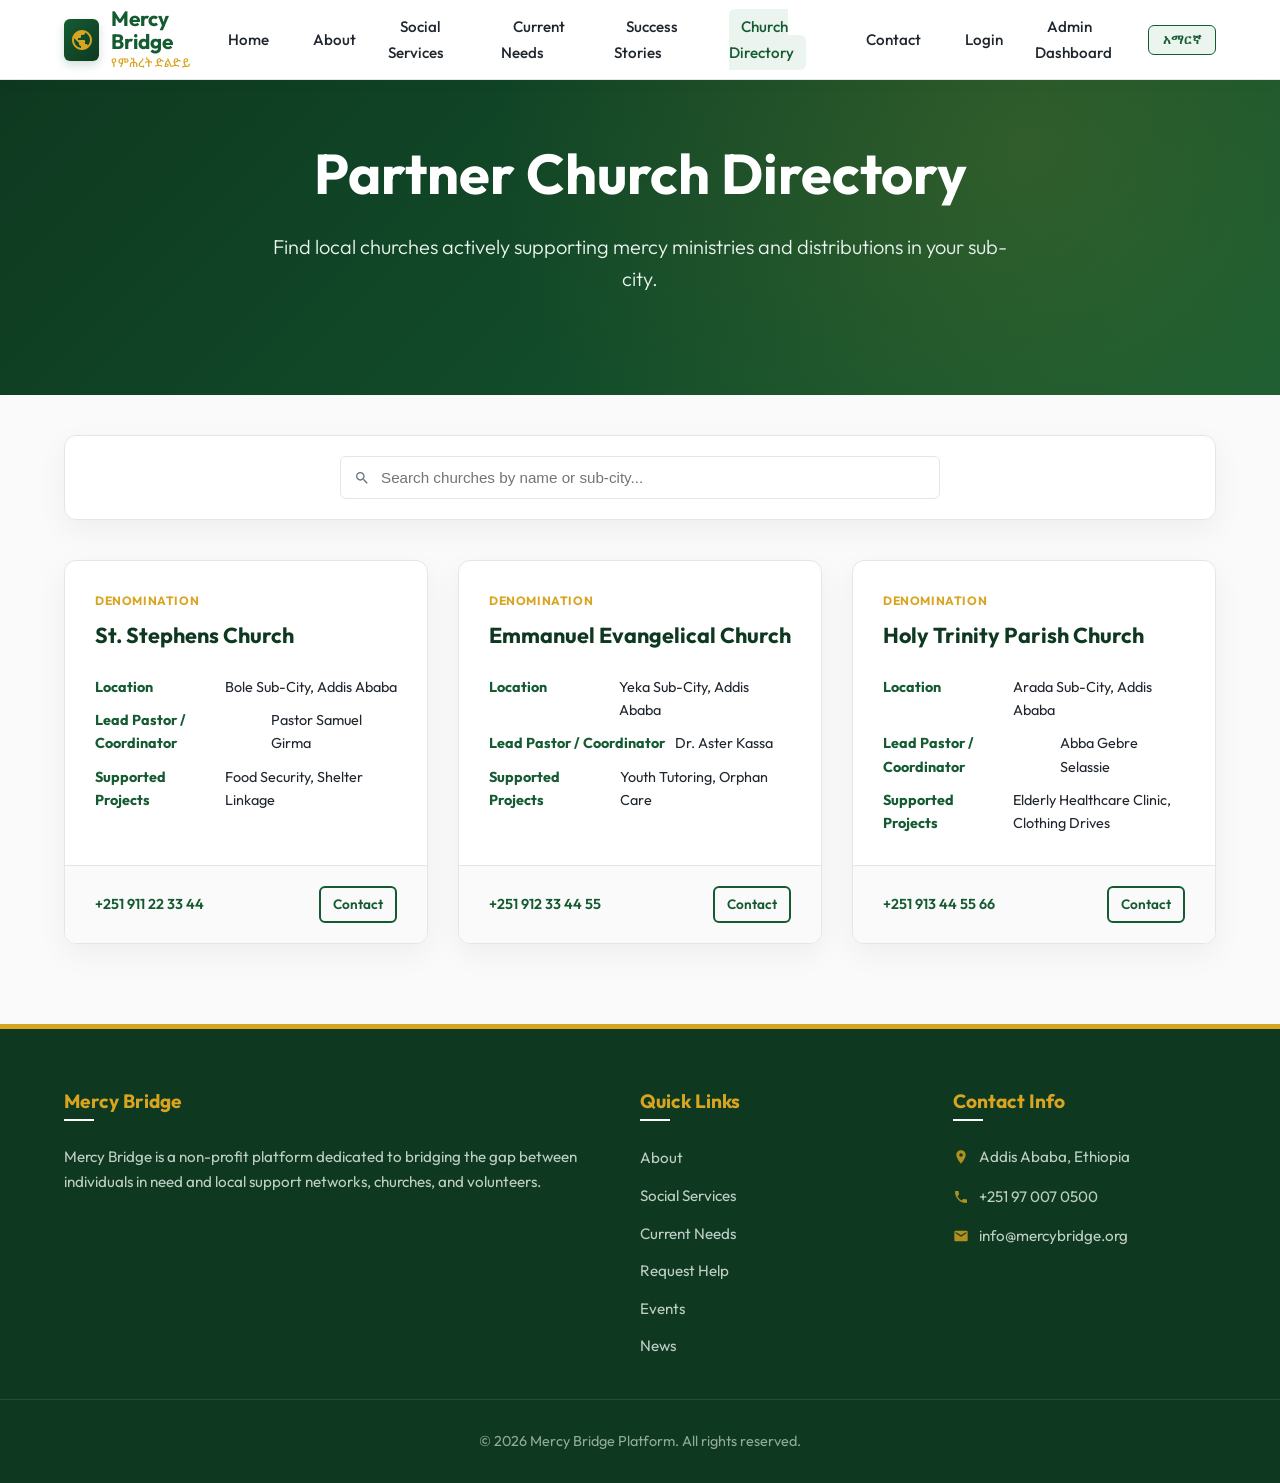
<file: churches.html>
<!DOCTYPE html>
<html lang="en">
<head>
  <meta charset="UTF-8">
  <meta name="viewport" content="width=device-width, initial-scale=1.0">
  <title>Partner Churches | Mercy Bridge Platform</title>
  <meta name="description" content="View our network of supporting churches across Addis Ababa. Connect with local ministries driving mercy projects.">
  <link rel="stylesheet" href="styles.css">
  <script src="translations.js" defer></script>
  <script src="app.js" defer></script>
</head>
<body>

  <!-- Header -->
  <header class="site-header">
    <div class="container header-container">
      <a href="index.html" class="logo">
        <div class="logo-icon">
          <svg viewBox="0 0 24 24">
            <path d="M12 2C6.48 2 2 6.48 2 12s4.48 10 10 10 10-4.48 10-10S17.52 2 12 2zm-1 17.93c-3.95-.49-7-3.85-7-7.93 0-.62.08-1.21.21-1.79L9 15v1c0 1.1.9 2 2 2v1.93zm6.9-2.54c-.26-.81-1-1.39-1.9-1.39h-1v-3c0-.55-.45-1-1-1H8v-2h2c.55 0 1-.45 1-1V7h2c1.1 0 2-.9 2-2v-.41c2.93 1.19 5 4.06 5 7.41 0 2.08-.8 3.97-2.1 5.39z"/>
          </svg>
        </div>
        <div class="logo-text">
          <span class="logo-title" data-i18n="brand_name">Mercy Bridge</span>
          <span class="logo-subtitle" data-i18n="brand_subtitle">የምሕረት ድልድይ</span>
        </div>
      </a>
      
      <nav>
        <ul class="nav-menu" id="nav-menu">
          <li><a href="index.html" class="nav-link" data-i18n="nav_home">Home</a></li>
          <li><a href="about.html" class="nav-link" data-i18n="nav_about">About</a></li>
          <li><a href="services.html" class="nav-link" data-i18n="nav_services">Social Services</a></li>
          <li><a href="needs.html" class="nav-link" data-i18n="nav_needs">Current Needs</a></li>
          <li><a href="stories.html" class="nav-link" data-i18n="nav_stories">Success Stories</a></li>
          <li><a href="churches.html" class="nav-link active" data-i18n="nav_churches">Churches</a></li>
          <li><a href="contact.html" class="nav-link" data-i18n="nav_contact">Contact</a></li>
          <li><a href="login.html" class="nav-link" data-i18n="nav_login">Login</a></li>
          <li><a href="admin.html" class="nav-link" data-i18n="nav_admin">Admin Dashboard</a></li>
        </ul>
      </nav>
      
      <div style="display:flex; align-items:center; gap: 15px;">
        <button id="lang-toggle" data-i18n="lang_btn">አማርኛ</button>
        <button class="mobile-menu-btn" id="mobile-menu-toggle" aria-label="Toggle Menu">
          <span></span>
          <span></span>
          <span></span>
        </button>
      </div>
    </div>
  </header>

  <main>
    <!-- Banner Header -->
    <section class="hero" style="padding: 60px 0;">
      <div class="container hero-content">
        <h1 data-i18n="churches_title">Partner Church Directory</h1>
        <p data-i18n="churches_subtitle">Find local churches actively supporting mercy ministries and distributions in your sub-city.</p>
      </div>
    </section>

    <!-- Search Box -->
    <section class="container" style="margin-top: 40px;">
      <div class="filter-bar" style="justify-content: center;">
        <div class="search-box" style="max-width: 600px; width: 100%;">
          <div class="search-input-wrapper">
            <svg viewBox="0 0 24 24"><path d="M15.5 14h-.79l-.28-.27C15.41 12.59 16 11.11 16 9.5 16 5.91 13.09 3 9.5 3S3 5.91 3 9.5 5.91 16 9.5 16c1.61 0 3.09-.59 4.23-1.57l.27.28v.79l5 4.99L20.49 19l-4.99-5zm-6 0C7.01 14 5 11.99 5 9.5S7.01 5 9.5 5 14 7.01 14 9.5 11.99 14 9.5 14z"/></svg>
            <input type="text" id="search-input" placeholder="Search churches by name or sub-city..." data-i18n="church_search_placeholder">
          </div>
        </div>
      </div>
    </section>

    <!-- Directory Grid -->
    <section class="section" style="padding-top: 0;">
      <div class="container">
        <div class="grid-3">
          <!-- Church 1 -->
          <div class="card searchable-card">
            <div class="card-body">
              <span class="card-tag" data-i18n="church_den_label">Orthodox / Parish</span>
              <h3 data-i18n="church1_name">St. Stephens Church</h3>
              
              <div class="church-meta">
                <div class="church-meta-item">
                  <strong data-i18n="church_loc_label">Location</strong>
                  <span data-i18n="church1_loc">Bole Sub-City, Addis Ababa</span>
                </div>
                <div class="church-meta-item">
                  <strong data-i18n="church_lead_label">Lead Pastor / Coordinator</strong>
                  <span data-i18n="church1_lead">Pastor Samuel Girma</span>
                </div>
                <div class="church-meta-item">
                  <strong data-i18n="church_supported_label">Supported Projects</strong>
                  <span data-i18n="church1_proj">Food Security, Shelter Linkage</span>
                </div>
              </div>
            </div>
            <div class="card-footer">
              <span style="font-size: 0.9rem; color: var(--color-green-primary); font-weight: 600;">+251 911 22 33 44</span>
              <a href="contact.html" class="btn btn-outline btn-sm" data-i18n="nav_contact">Contact</a>
            </div>
          </div>

          <!-- Church 2 -->
          <div class="card searchable-card">
            <div class="card-body">
              <span class="card-tag" data-i18n="church_den_label">Evangelical</span>
              <h3 data-i18n="church2_name">Emmanuel Evangelical Church</h3>
              
              <div class="church-meta">
                <div class="church-meta-item">
                  <strong data-i18n="church_loc_label">Location</strong>
                  <span data-i18n="church2_loc">Yeka Sub-City, Addis Ababa</span>
                </div>
                <div class="church-meta-item">
                  <strong data-i18n="church_lead_label">Lead Pastor / Coordinator</strong>
                  <span data-i18n="church2_lead">Dr. Aster Kassa</span>
                </div>
                <div class="church-meta-item">
                  <strong data-i18n="church_supported_label">Supported Projects</strong>
                  <span data-i18n="church2_proj">Youth Tutoring, Orphan Care</span>
                </div>
              </div>
            </div>
            <div class="card-footer">
              <span style="font-size: 0.9rem; color: var(--color-green-primary); font-weight: 600;">+251 912 33 44 55</span>
              <a href="contact.html" class="btn btn-outline btn-sm" data-i18n="nav_contact">Contact</a>
            </div>
          </div>

          <!-- Church 3 -->
          <div class="card searchable-card">
            <div class="card-body">
              <span class="card-tag" data-i18n="church_den_label">Orthodox / Parish</span>
              <h3 data-i18n="church3_name">Holy Trinity Parish Church</h3>
              
              <div class="church-meta">
                <div class="church-meta-item">
                  <strong data-i18n="church_loc_label">Location</strong>
                  <span data-i18n="church3_loc">Arada Sub-City, Addis Ababa</span>
                </div>
                <div class="church-meta-item">
                  <strong data-i18n="church_lead_label">Lead Pastor / Coordinator</strong>
                  <span data-i18n="church3_lead">Abba Gebre Selassie</span>
                </div>
                <div class="church-meta-item">
                  <strong data-i18n="church_supported_label">Supported Projects</strong>
                  <span data-i18n="church3_proj">Elderly Healthcare Clinic, Clothing Drives</span>
                </div>
              </div>
            </div>
            <div class="card-footer">
              <span style="font-size: 0.9rem; color: var(--color-green-primary); font-weight: 600;">+251 913 44 55 66</span>
              <a href="contact.html" class="btn btn-outline btn-sm" data-i18n="nav_contact">Contact</a>
            </div>
          </div>
        </div>
      </div>
    </section>
  </main>

  <!-- Footer -->
  <footer class="site-footer">
    <div class="container footer-grid">
      <div class="footer-col">
        <h3 data-i18n="brand_name">Mercy Bridge</h3>
        <p class="footer-desc-text" data-i18n="footer_desc">Mercy Bridge is a non-profit platform dedicated to bridging the gap between individuals in need and local support networks, churches, and volunteers.</p>
      </div>
      <div class="footer-col">
        <h3 data-i18n="quick_links">Quick Links</h3>
        <ul class="footer-links">
          <li><a href="about.html" class="footer-link" data-i18n="nav_about">About Us</a></li>
          <li><a href="services.html" class="footer-link" data-i18n="nav_services">Social Services</a></li>
          <li><a href="needs.html" class="footer-link" data-i18n="nav_needs">Current Needs</a></li>
          <li><a href="request-help.html" class="footer-link" data-i18n="nav_request">Request Help</a></li>
          <li><a href="events.html" class="footer-link" data-i18n="nav_events">Events</a></li>
          <li><a href="news.html" class="footer-link" data-i18n="nav_news">News</a></li>
        </ul>
      </div>
      <div class="footer-col">
        <h3 data-i18n="contact_info">Contact Info</h3>
        <ul class="footer-contact-list">
          <li class="footer-contact-item">
            <svg viewBox="0 0 24 24"><path d="M12 2C8.13 2 5 5.13 5 9c0 5.25 7 13 7 13s7-7.75 7-13c0-3.87-3.13-7-7-7zm0 9.5c-1.38 0-2.5-1.12-2.5-2.5s1.12-2.5 2.5-2.5 2.5 1.12 2.5 2.5-1.12 2.5-2.5 2.5z"/></svg>
            <span>Addis Ababa, Ethiopia</span>
          </li>
          <li class="footer-contact-item">
            <svg viewBox="0 0 24 24"><path d="M6.62 10.79c1.44 2.83 3.76 5.14 6.59 6.59l2.2-2.2c.27-.27.67-.36 1.02-.24 1.12.37 2.33.57 3.57.57.55 0 1 .45 1 1V20c0 .55-.45 1-1 1-9.39 0-17-7.61-17-17 0-.55.45-1 1-1h3.5c.55 0 1 .45 1 1 0 1.25.2 2.45.57 3.57.11.35.03.74-.25 1.02l-2.2 2.2z"/></svg>
            <span>+251 97 007 0500</span>
          </li>
          <li class="footer-contact-item">
            <svg viewBox="0 0 24 24"><path d="M20 4H4c-1.1 0-1.99.9-1.99 2L2 18c0 1.1.9 2 2 2h16c1.1 0 2-.9 2-2V6c0-1.1-.9-2-2-2zm0 4l-8 5-8-5V6l8 5 8-5v2z"/></svg>
            <span>info@mercybridge.org</span>
          </li>
        </ul>
      </div>
    </div>
    <div class="footer-bottom">
      <div class="container">
        <p data-i18n="copyright">© 2026 Mercy Bridge Platform. All rights reserved.</p>
      </div>
    </div>
  </footer>

</body>
</html>
</file>
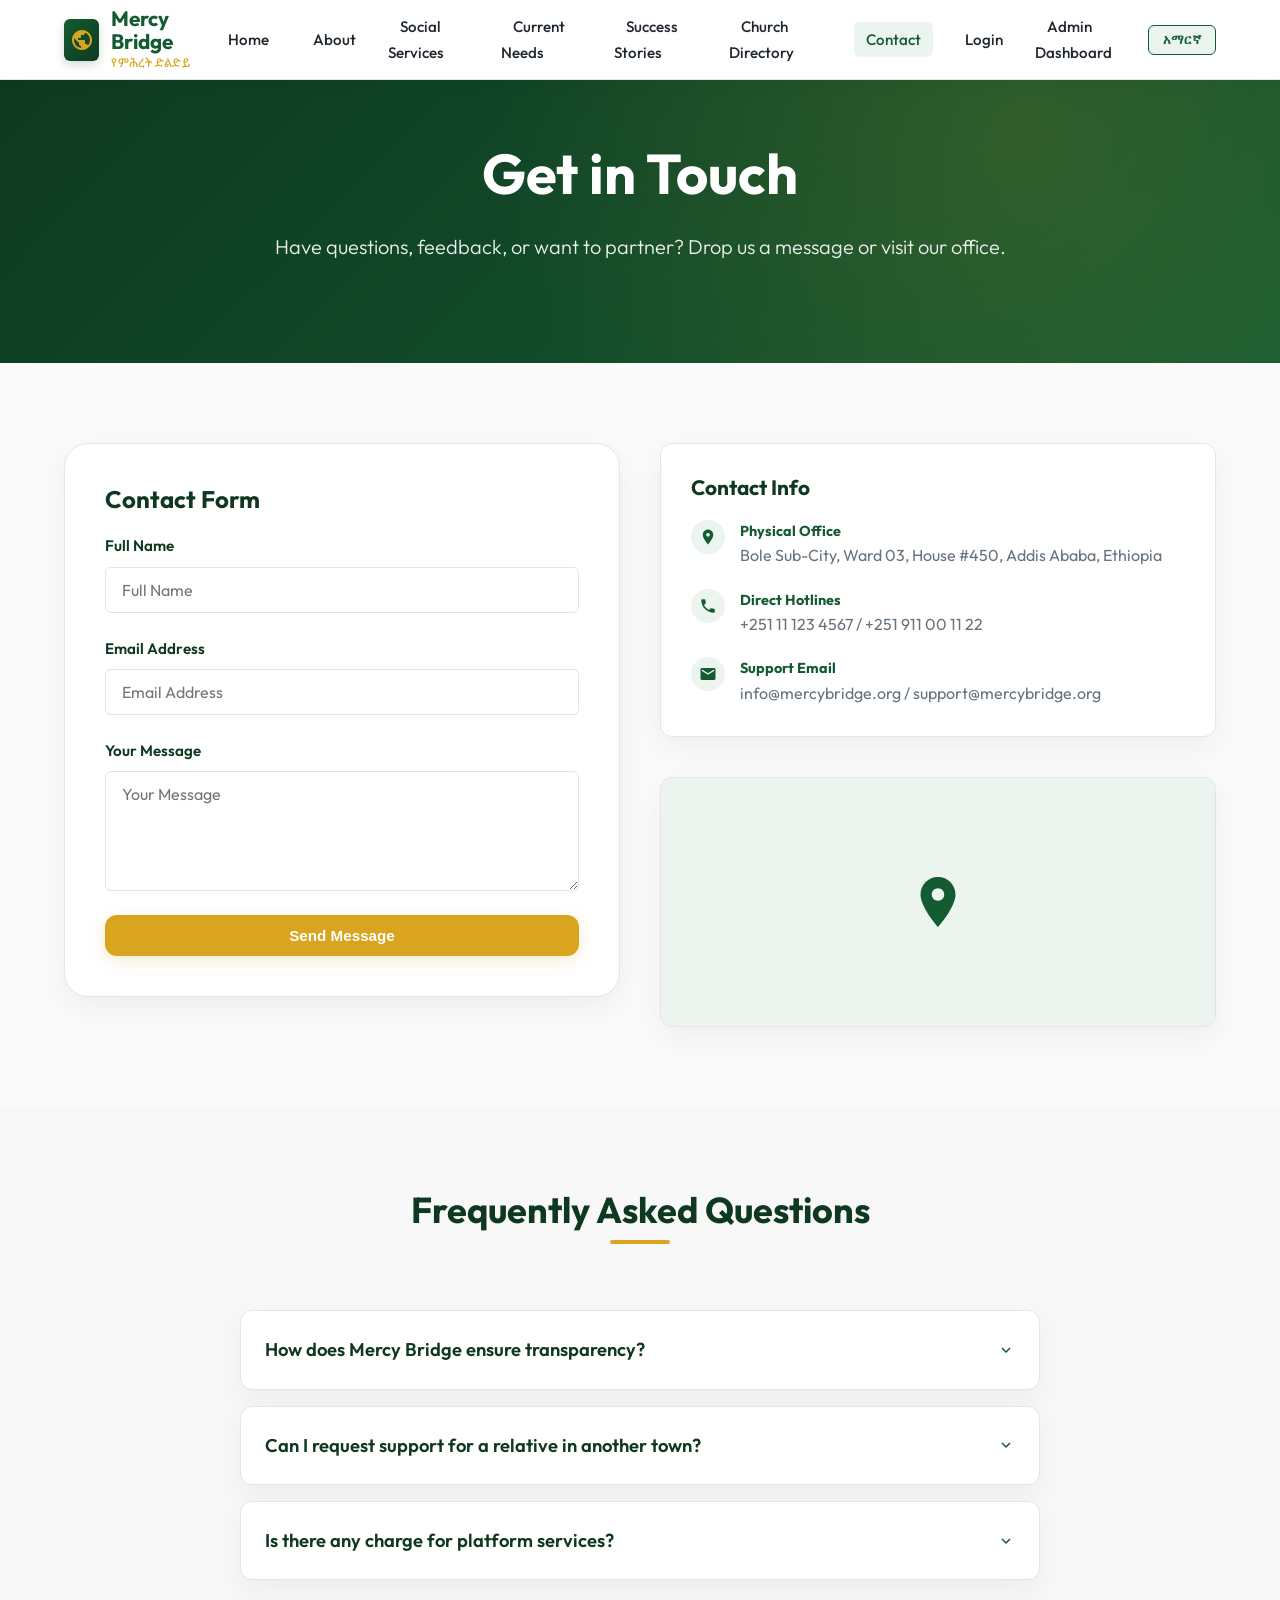
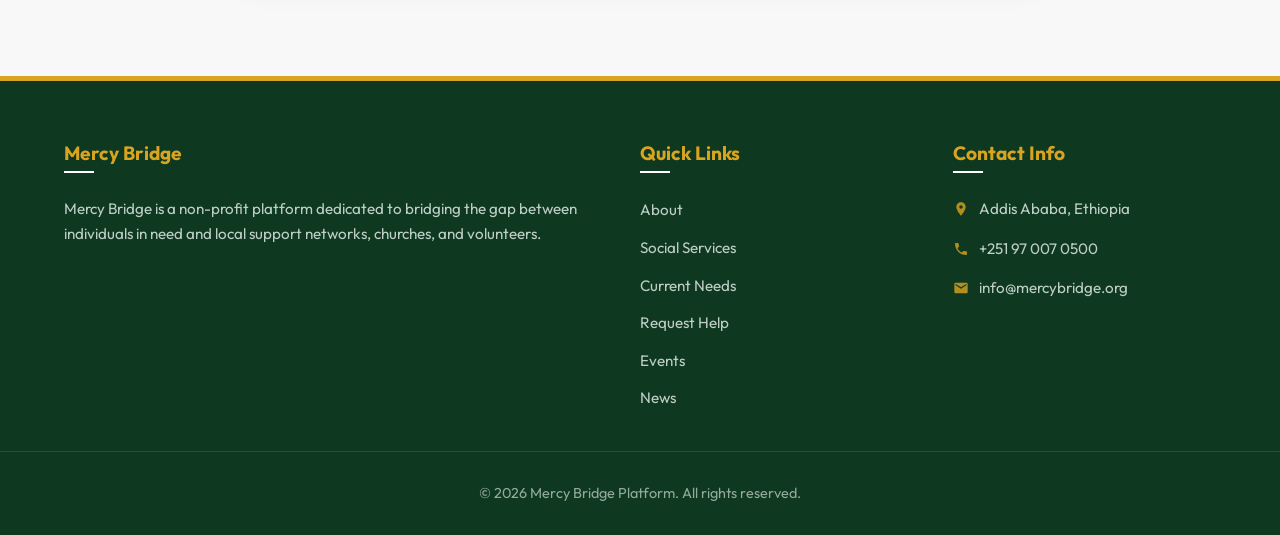
<file: contact.html>
<!DOCTYPE html>
<html lang="en">
<head>
  <meta charset="UTF-8">
  <meta name="viewport" content="width=device-width, initial-scale=1.0">
  <title>Contact Us | Mercy Bridge Platform</title>
  <meta name="description" content="Reach out to the Mercy Bridge team. Ask questions, suggest features, or become a supporting donor partner.">
  <link rel="stylesheet" href="styles.css">
  <script src="translations.js" defer></script>
  <script src="app.js" defer></script>
</head>
<body>

  <!-- Header -->
  <header class="site-header">
    <div class="container header-container">
      <a href="index.html" class="logo">
        <div class="logo-icon">
          <svg viewBox="0 0 24 24">
            <path d="M12 2C6.48 2 2 6.48 2 12s4.48 10 10 10 10-4.48 10-10S17.52 2 12 2zm-1 17.93c-3.95-.49-7-3.85-7-7.93 0-.62.08-1.21.21-1.79L9 15v1c0 1.1.9 2 2 2v1.93zm6.9-2.54c-.26-.81-1-1.39-1.9-1.39h-1v-3c0-.55-.45-1-1-1H8v-2h2c.55 0 1-.45 1-1V7h2c1.1 0 2-.9 2-2v-.41c2.93 1.19 5 4.06 5 7.41 0 2.08-.8 3.97-2.1 5.39z"/>
          </svg>
        </div>
        <div class="logo-text">
          <span class="logo-title" data-i18n="brand_name">Mercy Bridge</span>
          <span class="logo-subtitle" data-i18n="brand_subtitle">የምሕረት ድልድይ</span>
        </div>
      </a>
      
      <nav>
        <ul class="nav-menu" id="nav-menu">
          <li><a href="index.html" class="nav-link" data-i18n="nav_home">Home</a></li>
          <li><a href="about.html" class="nav-link" data-i18n="nav_about">About</a></li>
          <li><a href="services.html" class="nav-link" data-i18n="nav_services">Social Services</a></li>
          <li><a href="needs.html" class="nav-link" data-i18n="nav_needs">Current Needs</a></li>
          <li><a href="stories.html" class="nav-link" data-i18n="nav_stories">Success Stories</a></li>
          <li><a href="churches.html" class="nav-link" data-i18n="nav_churches">Churches</a></li>
          <li><a href="contact.html" class="nav-link active" data-i18n="nav_contact">Contact</a></li>
          <li><a href="login.html" class="nav-link" data-i18n="nav_login">Login</a></li>
          <li><a href="admin.html" class="nav-link" data-i18n="nav_admin">Admin Dashboard</a></li>
        </ul>
      </nav>
      
      <div style="display:flex; align-items:center; gap: 15px;">
        <button id="lang-toggle" data-i18n="lang_btn">አማርኛ</button>
        <button class="mobile-menu-btn" id="mobile-menu-toggle" aria-label="Toggle Menu">
          <span></span>
          <span></span>
          <span></span>
        </button>
      </div>
    </div>
  </header>

  <main>
    <!-- Banner Header -->
    <section class="hero" style="padding: 60px 0;">
      <div class="container hero-content">
        <h1 data-i18n="contact_title">Get in Touch</h1>
        <p data-i18n="contact_subtitle">Have questions, feedback, or want to partner? Drop us a message or visit our office.</p>
      </div>
    </section>

    <!-- Contact & Map Section -->
    <section class="section">
      <div class="container grid-2" style="align-items: flex-start;">
        <!-- Left Column: Form -->
        <div class="form-wrapper" style="width: 100%; padding: 40px;">
          <h2 class="form-title" style="font-size: 1.5rem; margin-bottom: 20px; text-align: left;" data-i18n="contact_form_title">Contact Form</h2>
          
          <form id="contact-form">
            <div class="form-group">
              <label class="form-label" data-i18n="donate_name_label">Full Name</label>
              <input type="text" class="form-control" required placeholder="Full Name" data-i18n="donate_name_label">
            </div>

            <div class="form-group">
              <label class="form-label" data-i18n="donate_email_label">Email Address</label>
              <input type="email" class="form-control" required placeholder="Email Address" data-i18n="donate_email_label">
            </div>

            <div class="form-group">
              <label class="form-label" data-i18n="contact_msg_label">Your Message</label>
              <textarea class="form-control" required placeholder="Your Message" data-i18n="contact_msg_label"></textarea>
            </div>

            <button type="submit" class="btn btn-primary" style="width: 100%;" data-i18n="btn_send">Send Message</button>
          </form>
        </div>

        <!-- Right Column: Details & Fake Map -->
        <div style="display:flex; flex-direction:column; gap: 40px; width: 100%;">
          <div class="card" style="padding:30px;">
            <h3 style="font-size: 1.3rem; margin-bottom: 20px;" data-i18n="contact_info">Contact Info</h3>
            
            <ul style="list-style: none; display: flex; flex-direction: column; gap: 20px;">
              <li style="display:flex; gap: 15px; align-items: flex-start;">
                <div style="background-color: var(--color-green-light); padding: 8px; border-radius: 50%; display: flex; flex-shrink: 0;">
                  <svg viewBox="0 0 24 24" style="width: 18px; height: 18px; fill: var(--color-green-primary);"><path d="M12 2C8.13 2 5 5.13 5 9c0 5.25 7 13 7 13s7-7.75 7-13c0-3.87-3.13-7-7-7zm0 9.5c-1.38 0-2.5-1.12-2.5-2.5s1.12-2.5 2.5-2.5 2.5 1.12 2.5 2.5-1.12 2.5-2.5 2.5z"/></svg>
                </div>
                <div>
                  <strong style="display:block; font-size: 0.9rem; color: var(--color-green-primary);">Physical Office</strong>
                  <span style="color:var(--color-text-muted);">Bole Sub-City, Ward 03, House #450, Addis Ababa, Ethiopia</span>
                </div>
              </li>

              <li style="display:flex; gap: 15px; align-items: flex-start;">
                <div style="background-color: var(--color-green-light); padding: 8px; border-radius: 50%; display: flex; flex-shrink: 0;">
                  <svg viewBox="0 0 24 24" style="width: 18px; height: 18px; fill: var(--color-green-primary);"><path d="M6.62 10.79c1.44 2.83 3.76 5.14 6.59 6.59l2.2-2.2c.27-.27.67-.36 1.02-.24 1.12.37 2.33.57 3.57.57.55 0 1 .45 1 1V20c0 .55-.45 1-1 1-9.39 0-17-7.61-17-17 0-.55.45-1 1-1h3.5c.55 0 1 .45 1 1 0 1.25.2 2.45.57 3.57.11.35.03.74-.25 1.02l-2.2 2.2z"/></svg>
                </div>
                <div>
                  <strong style="display:block; font-size: 0.9rem; color: var(--color-green-primary);">Direct Hotlines</strong>
                  <span style="color:var(--color-text-muted);">+251 11 123 4567 / +251 911 00 11 22</span>
                </div>
              </li>

              <li style="display:flex; gap: 15px; align-items: flex-start;">
                <div style="background-color: var(--color-green-light); padding: 8px; border-radius: 50%; display: flex; flex-shrink: 0;">
                  <svg viewBox="0 0 24 24" style="width: 18px; height: 18px; fill: var(--color-green-primary);"><path d="M20 4H4c-1.1 0-1.99.9-1.99 2L2 18c0 1.1.9 2 2 2h16c1.1 0 2-.9 2-2V6c0-1.1-.9-2-2-2zm0 4l-8 5-8-5V6l8 5 8-5v2z"/></svg>
                </div>
                <div>
                  <strong style="display:block; font-size: 0.9rem; color: var(--color-green-primary);">Support Email</strong>
                  <span style="color:var(--color-text-muted);">info@mercybridge.org / support@mercybridge.org</span>
                </div>
              </li>
            </ul>
          </div>

          <!-- Fake Map Container -->
          <div style="height:250px; background-color: var(--color-green-light); border-radius: var(--border-radius-md); border:1px solid var(--color-border); overflow:hidden; display:flex; align-items:center; justify-content:center; position:relative; box-shadow: var(--box-shadow);">
            <svg viewBox="0 0 24 24" style="width: 60px; height:60px; fill: var(--color-green-primary); z-index: 2;"><path d="M12 2C8.13 2 5 5.13 5 9c0 5.25 7 13 7 13s7-7.75 7-13c0-3.87-3.13-7-7-7zm0 9.5c-1.38 0-2.5-1.12-2.5-2.5s1.12-2.5 2.5-2.5 2.5 1.12 2.5 2.5-1.12 2.5-2.5 2.5z"/></svg>
            <!-- Mock map background lines -->
            <div style="position:absolute; width:100%; height:100%; background: linear-gradient(90deg, transparent 49%, rgba(0,0,0,0.05) 50%, transparent 51%), linear-gradient(0deg, transparent 49%, rgba(0,0,0,0.05) 50%, transparent 51%); background-size: 40px 40px;"></div>
          </div>
        </div>
      </div>
    </section>

    <!-- FAQs Section -->
    <section class="section-alt">
      <div class="container">
        <div class="section-header">
          <h2 data-i18n="contact_faq_title">Frequently Asked Questions</h2>
        </div>

        <div class="faq-list">
          <!-- FAQ 1 -->
          <div class="faq-item">
            <div class="faq-question">
              <span data-i18n="faq1_q">How does Mercy Bridge ensure transparency?</span>
              <svg viewBox="0 0 24 24"><path d="M16.59 8.59L12 13.17 7.41 8.59 6 10l6 6 6-6z"/></svg>
            </div>
            <div class="faq-answer">
              <p data-i18n="faq1_a">Every financial donation is matched with a specific Need ID. Progress is tracked publicly on the needs page, and verified receipts/reports are uploaded by the partner church coordinator.</p>
            </div>
          </div>

          <!-- FAQ 2 -->
          <div class="faq-item">
            <div class="faq-question">
              <span data-i18n="faq2_q">Can I request support for a relative in another town?</span>
              <svg viewBox="0 0 24 24"><path d="M16.59 8.59L12 13.17 7.41 8.59 6 10l6 6 6-6z"/></svg>
            </div>
            <div class="faq-answer">
              <p data-i18n="faq2_a">Yes. You can submit a request on their behalf. We will match them with the nearest partner church in our directory to verify their needs locally.</p>
            </div>
          </div>

          <!-- FAQ 3 -->
          <div class="faq-item">
            <div class="faq-question">
              <span data-i18n="faq3_q">Is there any charge for platform services?</span>
              <svg viewBox="0 0 24 24"><path d="M16.59 8.59L12 13.17 7.41 8.59 6 10l6 6 6-6z"/></svg>
            </div>
            <div class="faq-answer">
              <p data-i18n="faq3_a">No. Mercy Bridge is 100% free for beneficiaries, partner churches, and volunteers. Operating costs are funded by specific donor grants.</p>
            </div>
          </div>
        </div>
      </div>
    </section>
  </main>

  <!-- Footer -->
  <footer class="site-footer">
    <div class="container footer-grid">
      <div class="footer-col">
        <h3 data-i18n="brand_name">Mercy Bridge</h3>
        <p class="footer-desc-text" data-i18n="footer_desc">Mercy Bridge is a non-profit platform dedicated to bridging the gap between individuals in need and local support networks, churches, and volunteers.</p>
      </div>
      <div class="footer-col">
        <h3 data-i18n="quick_links">Quick Links</h3>
        <ul class="footer-links">
          <li><a href="about.html" class="footer-link" data-i18n="nav_about">About Us</a></li>
          <li><a href="services.html" class="footer-link" data-i18n="nav_services">Social Services</a></li>
          <li><a href="needs.html" class="footer-link" data-i18n="nav_needs">Current Needs</a></li>
          <li><a href="request-help.html" class="footer-link" data-i18n="nav_request">Request Help</a></li>
          <li><a href="events.html" class="footer-link" data-i18n="nav_events">Events</a></li>
          <li><a href="news.html" class="footer-link" data-i18n="nav_news">News</a></li>
        </ul>
      </div>
      <div class="footer-col">
        <h3 data-i18n="contact_info">Contact Info</h3>
        <ul class="footer-contact-list">
          <li class="footer-contact-item">
            <svg viewBox="0 0 24 24"><path d="M12 2C8.13 2 5 5.13 5 9c0 5.25 7 13 7 13s7-7.75 7-13c0-3.87-3.13-7-7-7zm0 9.5c-1.38 0-2.5-1.12-2.5-2.5s1.12-2.5 2.5-2.5 2.5 1.12 2.5 2.5-1.12 2.5-2.5 2.5z"/></svg>
            <span>Addis Ababa, Ethiopia</span>
          </li>
          <li class="footer-contact-item">
            <svg viewBox="0 0 24 24"><path d="M6.62 10.79c1.44 2.83 3.76 5.14 6.59 6.59l2.2-2.2c.27-.27.67-.36 1.02-.24 1.12.37 2.33.57 3.57.57.55 0 1 .45 1 1V20c0 .55-.45 1-1 1-9.39 0-17-7.61-17-17 0-.55.45-1 1-1h3.5c.55 0 1 .45 1 1 0 1.25.2 2.45.57 3.57.11.35.03.74-.25 1.02l-2.2 2.2z"/></svg>
            <span>+251 97 007 0500</span>
          </li>
          <li class="footer-contact-item">
            <svg viewBox="0 0 24 24"><path d="M20 4H4c-1.1 0-1.99.9-1.99 2L2 18c0 1.1.9 2 2 2h16c1.1 0 2-.9 2-2V6c0-1.1-.9-2-2-2zm0 4l-8 5-8-5V6l8 5 8-5v2z"/></svg>
            <span>info@mercybridge.org</span>
          </li>
        </ul>
      </div>
    </div>
    <div class="footer-bottom">
      <div class="container">
        <p data-i18n="copyright">© 2026 Mercy Bridge Platform. All rights reserved.</p>
      </div>
    </div>
  </footer>

</body>
</html>
</file>
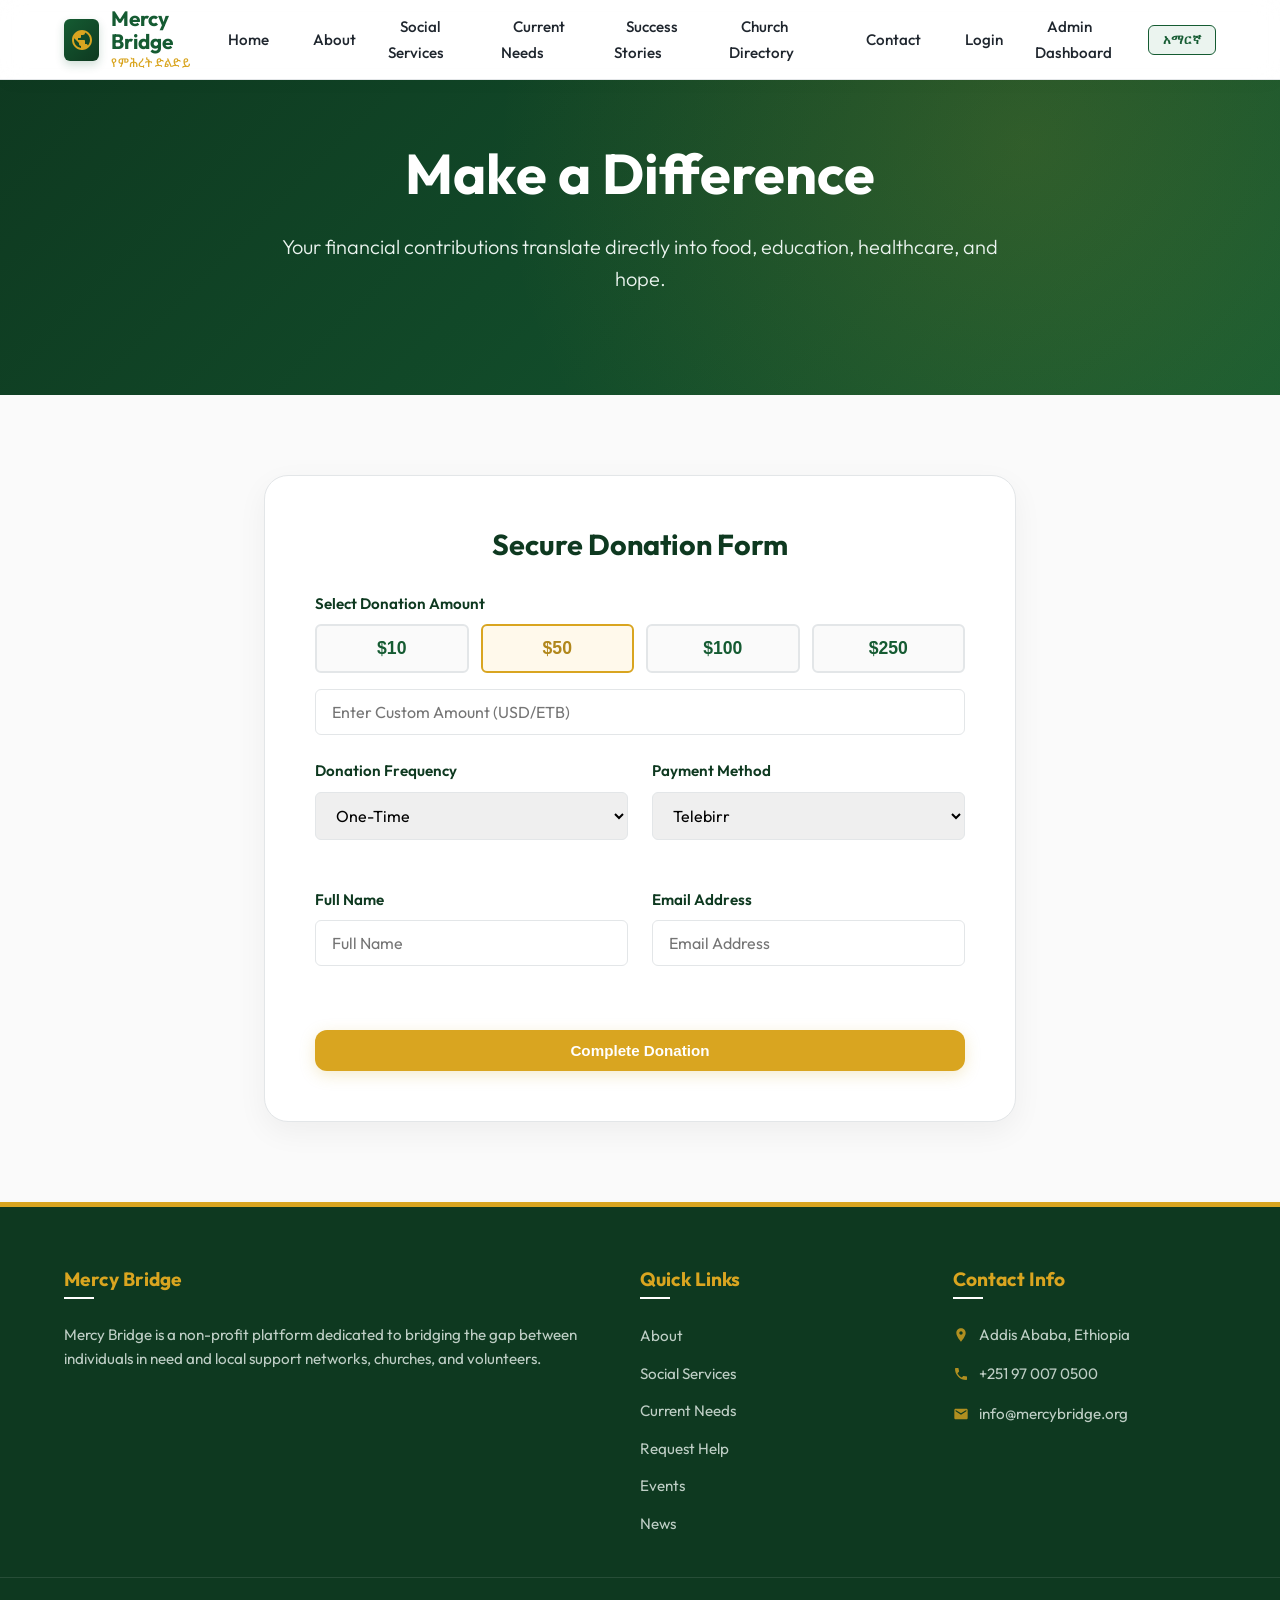
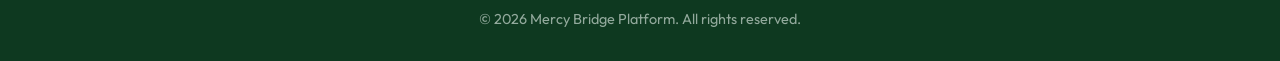
<file: donate.html>
<!DOCTYPE html>
<html lang="en">
<head>
  <meta charset="UTF-8">
  <meta name="viewport" content="width=device-width, initial-scale=1.0">
  <title>Donate | Mercy Bridge Platform</title>
  <meta name="description" content="Support verified community causes, medical expenses, and food drives through safe and transparent payments.">
  <link rel="stylesheet" href="styles.css">
  <script src="translations.js" defer></script>
  <script src="app.js" defer></script>
</head>
<body>

  <!-- Header -->
  <header class="site-header">
    <div class="container header-container">
      <a href="index.html" class="logo">
        <div class="logo-icon">
          <svg viewBox="0 0 24 24">
            <path d="M12 2C6.48 2 2 6.48 2 12s4.48 10 10 10 10-4.48 10-10S17.52 2 12 2zm-1 17.93c-3.95-.49-7-3.85-7-7.93 0-.62.08-1.21.21-1.79L9 15v1c0 1.1.9 2 2 2v1.93zm6.9-2.54c-.26-.81-1-1.39-1.9-1.39h-1v-3c0-.55-.45-1-1-1H8v-2h2c.55 0 1-.45 1-1V7h2c1.1 0 2-.9 2-2v-.41c2.93 1.19 5 4.06 5 7.41 0 2.08-.8 3.97-2.1 5.39z"/>
          </svg>
        </div>
        <div class="logo-text">
          <span class="logo-title" data-i18n="brand_name">Mercy Bridge</span>
          <span class="logo-subtitle" data-i18n="brand_subtitle">የምሕረት ድልድይ</span>
        </div>
      </a>
      
      <nav>
        <ul class="nav-menu" id="nav-menu">
          <li><a href="index.html" class="nav-link" data-i18n="nav_home">Home</a></li>
          <li><a href="about.html" class="nav-link" data-i18n="nav_about">About</a></li>
          <li><a href="services.html" class="nav-link" data-i18n="nav_services">Social Services</a></li>
          <li><a href="needs.html" class="nav-link" data-i18n="nav_needs">Current Needs</a></li>
          <li><a href="stories.html" class="nav-link" data-i18n="nav_stories">Success Stories</a></li>
          <li><a href="churches.html" class="nav-link" data-i18n="nav_churches">Churches</a></li>
          <li><a href="contact.html" class="nav-link" data-i18n="nav_contact">Contact</a></li>
          <li><a href="login.html" class="nav-link" data-i18n="nav_login">Login</a></li>
          <li><a href="admin.html" class="nav-link" data-i18n="nav_admin">Admin Dashboard</a></li>
        </ul>
      </nav>
      
      <div style="display:flex; align-items:center; gap: 15px;">
        <button id="lang-toggle" data-i18n="lang_btn">አማርኛ</button>
        <button class="mobile-menu-btn" id="mobile-menu-toggle" aria-label="Toggle Menu">
          <span></span>
          <span></span>
          <span></span>
        </button>
      </div>
    </div>
  </header>

  <main>
    <!-- Banner Header -->
    <section class="hero" style="padding: 60px 0;">
      <div class="container hero-content">
        <h1 data-i18n="donate_title">Make a Difference</h1>
        <p data-i18n="donate_subtitle">Your financial contributions translate directly into food, education, healthcare, and hope.</p>
      </div>
    </section>

    <!-- Donation Section -->
    <section class="section">
      <div class="container" style="max-width: 800px;">
        <div class="form-wrapper">
          <h2 class="form-title" data-i18n="donate_form_title">Secure Donation Form</h2>
          
          <form id="donate-form">
            <!-- Amount Preset Grid -->
            <div class="form-group">
              <label class="form-label" data-i18n="donate_amt_label">Select Donation Amount</label>
              <div class="donation-presets">
                <button type="button" class="amt-btn" data-amount="10">$10</button>
                <button type="button" class="amt-btn active" data-amount="50">$50</button>
                <button type="button" class="amt-btn" data-amount="100">$100</button>
                <button type="button" class="amt-btn" data-amount="250">$250</button>
              </div>
              <input type="number" id="custom-amount" class="form-control" placeholder="Enter Custom Amount (USD/ETB)" data-i18n="donate_custom_placeholder" min="1">
            </div>

            <div class="form-grid">
              <!-- Frequency -->
              <div class="form-group">
                <label class="form-label" data-i18n="donate_freq_label">Donation Frequency</label>
                <select class="form-control" required>
                  <option value="once" data-i18n="donate_once">One-Time</option>
                  <option value="monthly" data-i18n="donate_monthly">Monthly</option>
                </select>
              </div>

              <!-- Payment Method -->
              <div class="form-group">
                <label class="form-label" data-i18n="donate_method_label">Payment Method</label>
                <select class="form-control" required>
                  <option value="telebirr" data-i18n="donate_telebirr">Telebirr</option>
                  <option value="cbe" data-i18n="donate_cbe">CBE Birr</option>
                  <option value="card" data-i18n="donate_card">Credit/Debit Card</option>
                  <option value="paypal" data-i18n="donate_paypal">PayPal</option>
                </select>
              </div>

              <!-- Name -->
              <div class="form-group">
                <label class="form-label" data-i18n="donate_name_label">Full Name</label>
                <input type="text" class="form-control" required placeholder="Full Name" data-i18n="donate_name_label">
              </div>

              <!-- Email -->
              <div class="form-group">
                <label class="form-label" data-i18n="donate_email_label">Email Address</label>
                <input type="email" class="form-control" required placeholder="Email Address" data-i18n="donate_email_label">
              </div>
            </div>

            <!-- Submit Button -->
            <button type="submit" class="btn btn-primary" style="width: 100%; margin-top: 10px;" data-i18n="donate_submit">Complete Donation</button>
          </form>
        </div>
      </div>
    </section>
  </main>

  <!-- Footer -->
  <footer class="site-footer">
    <div class="container footer-grid">
      <div class="footer-col">
        <h3 data-i18n="brand_name">Mercy Bridge</h3>
        <p class="footer-desc-text" data-i18n="footer_desc">Mercy Bridge is a non-profit platform dedicated to bridging the gap between individuals in need and local support networks, churches, and volunteers.</p>
      </div>
      <div class="footer-col">
        <h3 data-i18n="quick_links">Quick Links</h3>
        <ul class="footer-links">
          <li><a href="about.html" class="footer-link" data-i18n="nav_about">About Us</a></li>
          <li><a href="services.html" class="footer-link" data-i18n="nav_services">Social Services</a></li>
          <li><a href="needs.html" class="footer-link" data-i18n="nav_needs">Current Needs</a></li>
          <li><a href="request-help.html" class="footer-link" data-i18n="nav_request">Request Help</a></li>
          <li><a href="events.html" class="footer-link" data-i18n="nav_events">Events</a></li>
          <li><a href="news.html" class="footer-link" data-i18n="nav_news">News</a></li>
        </ul>
      </div>
      <div class="footer-col">
        <h3 data-i18n="contact_info">Contact Info</h3>
        <ul class="footer-contact-list">
          <li class="footer-contact-item">
            <svg viewBox="0 0 24 24"><path d="M12 2C8.13 2 5 5.13 5 9c0 5.25 7 13 7 13s7-7.75 7-13c0-3.87-3.13-7-7-7zm0 9.5c-1.38 0-2.5-1.12-2.5-2.5s1.12-2.5 2.5-2.5 2.5 1.12 2.5 2.5-1.12 2.5-2.5 2.5z"/></svg>
            <span>Addis Ababa, Ethiopia</span>
          </li>
          <li class="footer-contact-item">
            <svg viewBox="0 0 24 24"><path d="M6.62 10.79c1.44 2.83 3.76 5.14 6.59 6.59l2.2-2.2c.27-.27.67-.36 1.02-.24 1.12.37 2.33.57 3.57.57.55 0 1 .45 1 1V20c0 .55-.45 1-1 1-9.39 0-17-7.61-17-17 0-.55.45-1 1-1h3.5c.55 0 1 .45 1 1 0 1.25.2 2.45.57 3.57.11.35.03.74-.25 1.02l-2.2 2.2z"/></svg>
            <span>+251 97 007 0500</span>
          </li>
          <li class="footer-contact-item">
            <svg viewBox="0 0 24 24"><path d="M20 4H4c-1.1 0-1.99.9-1.99 2L2 18c0 1.1.9 2 2 2h16c1.1 0 2-.9 2-2V6c0-1.1-.9-2-2-2zm0 4l-8 5-8-5V6l8 5 8-5v2z"/></svg>
            <span>info@mercybridge.org</span>
          </li>
        </ul>
      </div>
    </div>
    <div class="footer-bottom">
      <div class="container">
        <p data-i18n="copyright">© 2026 Mercy Bridge Platform. All rights reserved.</p>
      </div>
    </div>
  </footer>

</body>
</html>
</file>
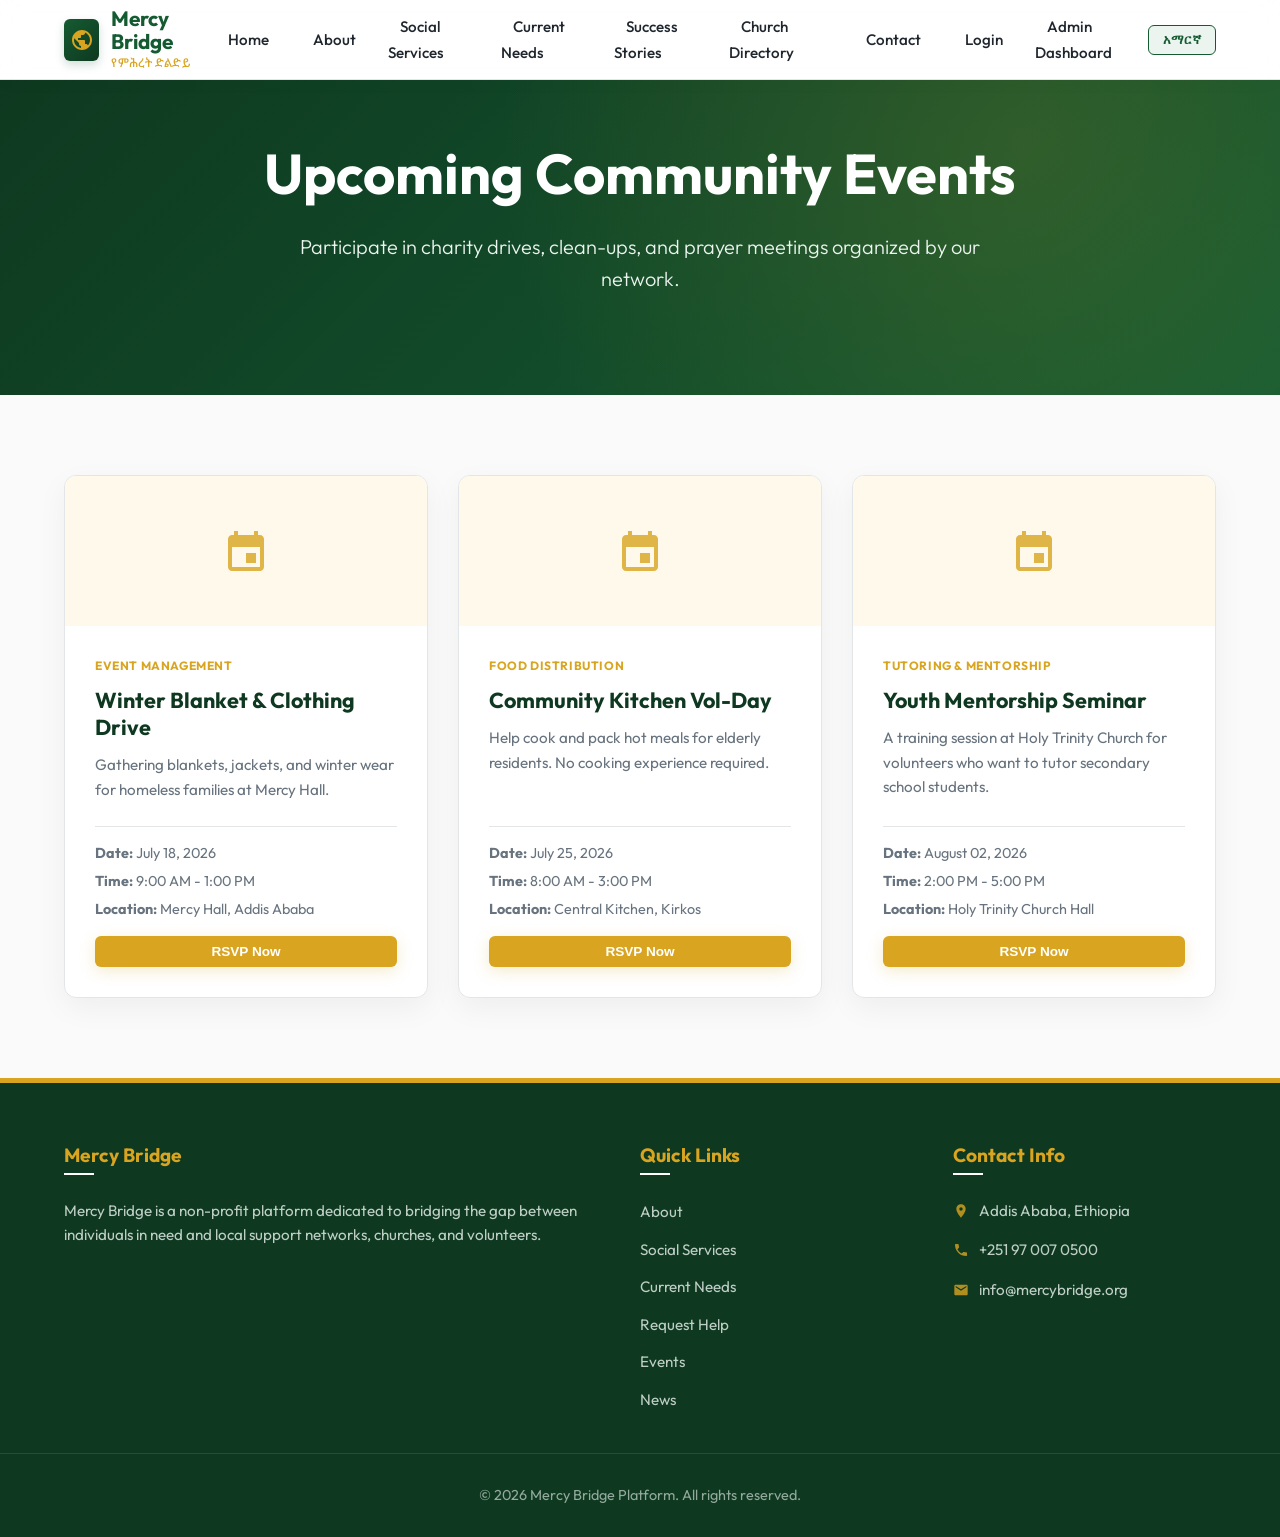
<file: events.html>
<!DOCTYPE html>
<html lang="en">
<head>
  <meta charset="UTF-8">
  <meta name="viewport" content="width=device-width, initial-scale=1.0">
  <title>Upcoming Events | Mercy Bridge Platform</title>
  <meta name="description" content="Join our upcoming community drives, food bank volunteer assemblies, and training workshops. RSVP today.">
  <link rel="stylesheet" href="styles.css">
  <script src="translations.js" defer></script>
  <script src="app.js" defer></script>
</head>
<body>

  <!-- Header -->
  <header class="site-header">
    <div class="container header-container">
      <a href="index.html" class="logo">
        <div class="logo-icon">
          <svg viewBox="0 0 24 24">
            <path d="M12 2C6.48 2 2 6.48 2 12s4.48 10 10 10 10-4.48 10-10S17.52 2 12 2zm-1 17.93c-3.95-.49-7-3.85-7-7.93 0-.62.08-1.21.21-1.79L9 15v1c0 1.1.9 2 2 2v1.93zm6.9-2.54c-.26-.81-1-1.39-1.9-1.39h-1v-3c0-.55-.45-1-1-1H8v-2h2c.55 0 1-.45 1-1V7h2c1.1 0 2-.9 2-2v-.41c2.93 1.19 5 4.06 5 7.41 0 2.08-.8 3.97-2.1 5.39z"/>
          </svg>
        </div>
        <div class="logo-text">
          <span class="logo-title" data-i18n="brand_name">Mercy Bridge</span>
          <span class="logo-subtitle" data-i18n="brand_subtitle">የምሕረት ድልድይ</span>
        </div>
      </a>
      
      <nav>
        <ul class="nav-menu" id="nav-menu">
          <li><a href="index.html" class="nav-link" data-i18n="nav_home">Home</a></li>
          <li><a href="about.html" class="nav-link" data-i18n="nav_about">About</a></li>
          <li><a href="services.html" class="nav-link" data-i18n="nav_services">Social Services</a></li>
          <li><a href="needs.html" class="nav-link" data-i18n="nav_needs">Current Needs</a></li>
          <li><a href="stories.html" class="nav-link" data-i18n="nav_stories">Success Stories</a></li>
          <li><a href="churches.html" class="nav-link" data-i18n="nav_churches">Churches</a></li>
          <li><a href="contact.html" class="nav-link" data-i18n="nav_contact">Contact</a></li>
          <li><a href="login.html" class="nav-link" data-i18n="nav_login">Login</a></li>
          <li><a href="admin.html" class="nav-link" data-i18n="nav_admin">Admin Dashboard</a></li>
        </ul>
      </nav>
      
      <div style="display:flex; align-items:center; gap: 15px;">
        <button id="lang-toggle" data-i18n="lang_btn">አማርኛ</button>
        <button class="mobile-menu-btn" id="mobile-menu-toggle" aria-label="Toggle Menu">
          <span></span>
          <span></span>
          <span></span>
        </button>
      </div>
    </div>
  </header>

  <main>
    <!-- Banner Header -->
    <section class="hero" style="padding: 60px 0;">
      <div class="container hero-content">
        <h1 data-i18n="events_title">Upcoming Community Events</h1>
        <p data-i18n="events_subtitle">Participate in charity drives, clean-ups, and prayer meetings organized by our network.</p>
      </div>
    </section>

    <!-- Events Grid -->
    <section class="section">
      <div class="container">
        <div class="grid-3">
          <!-- Event 1 -->
          <div class="card">
            <div class="card-image" style="height: 150px; background-color: var(--color-gold-light);">
              <svg viewBox="0 0 24 24" style="width: 48px; height: 48px; fill: var(--color-gold);"><path d="M19 4h-1V2h-2v2H8V2H6v2H5c-1.11 0-1.99.9-1.99 2L3 20c0 1.1.89 2 2 2h14c1.1 0 2-.9 2-2V6c0-1.1-.9-2-2-2zm0 16H5V10h14v10zm-2-7h-5v5h5v-5z"/></svg>
            </div>
            <div class="card-body">
              <span class="card-tag" data-i18n="vol_int_event">Community Outreach</span>
              <h3 data-i18n="event1_title">Winter Blanket & Clothing Drive</h3>
              <p data-i18n="event1_desc">Gathering blankets, jackets, and winter wear for homeless families at Mercy Hall.</p>
              
              <div style="border-top: 1px solid var(--color-border); padding-top: 15px; margin-top: auto; font-size: 0.9rem; color: var(--color-text-muted);">
                <div style="margin-bottom: 5px;"><strong><span data-i18n="event_date">Date</span>:</strong> July 18, 2026</div>
                <div style="margin-bottom: 5px;"><strong><span data-i18n="event_time">Time</span>:</strong> 9:00 AM - 1:00 PM</div>
                <div style="margin-bottom: 15px;"><strong><span data-i18n="event_location">Location</span>:</strong> Mercy Hall, Addis Ababa</div>
              </div>
              
              <button class="btn btn-primary btn-sm rsvp-btn" onclick="showToast(localStorage.getItem('mercy_bridge_lang') === 'am' ? 'ምዝገባዎ በተሳካ ሁኔታ ተጠናቋል።' : 'RSVP successful! Thank you for joining.')" data-i18n="btn_rsvp">RSVP Now</button>
            </div>
          </div>

          <!-- Event 2 -->
          <div class="card">
            <div class="card-image" style="height: 150px; background-color: var(--color-gold-light);">
              <svg viewBox="0 0 24 24" style="width: 48px; height: 48px; fill: var(--color-gold);"><path d="M19 4h-1V2h-2v2H8V2H6v2H5c-1.11 0-1.99.9-1.99 2L3 20c0 1.1.89 2 2 2h14c1.1 0 2-.9 2-2V6c0-1.1-.9-2-2-2zm0 16H5V10h14v10zm-2-7h-5v5h5v-5z"/></svg>
            </div>
            <div class="card-body">
              <span class="card-tag" data-i18n="vol_int_food">Food Bank</span>
              <h3 data-i18n="event2_title">Community Kitchen Vol-Day</h3>
              <p data-i18n="event2_desc">Help cook and pack hot meals for elderly residents. No cooking experience required.</p>
              
              <div style="border-top: 1px solid var(--color-border); padding-top: 15px; margin-top: auto; font-size: 0.9rem; color: var(--color-text-muted);">
                <div style="margin-bottom: 5px;"><strong><span data-i18n="event_date">Date</span>:</strong> July 25, 2026</div>
                <div style="margin-bottom: 5px;"><strong><span data-i18n="event_time">Time</span>:</strong> 8:00 AM - 3:00 PM</div>
                <div style="margin-bottom: 15px;"><strong><span data-i18n="event_location">Location</span>:</strong> Central Kitchen, Kirkos</div>
              </div>
              
              <button class="btn btn-primary btn-sm rsvp-btn" onclick="showToast(localStorage.getItem('mercy_bridge_lang') === 'am' ? 'ምዝገባዎ በተሳካ ሁኔታ ተጠናቋል።' : 'RSVP successful! Thank you for joining.')" data-i18n="btn_rsvp">RSVP Now</button>
            </div>
          </div>

          <!-- Event 3 -->
          <div class="card">
            <div class="card-image" style="height: 150px; background-color: var(--color-gold-light);">
              <svg viewBox="0 0 24 24" style="width: 48px; height: 48px; fill: var(--color-gold);"><path d="M19 4h-1V2h-2v2H8V2H6v2H5c-1.11 0-1.99.9-1.99 2L3 20c0 1.1.89 2 2 2h14c1.1 0 2-.9 2-2V6c0-1.1-.9-2-2-2zm0 16H5V10h14v10zm-2-7h-5v5h5v-5z"/></svg>
            </div>
            <div class="card-body">
              <span class="card-tag" data-i18n="vol_int_edu">Education</span>
              <h3 data-i18n="event3_title">Youth Mentorship Seminar</h3>
              <p data-i18n="event3_desc">A training session at Holy Trinity Church for volunteers who want to tutor secondary school students.</p>
              
              <div style="border-top: 1px solid var(--color-border); padding-top: 15px; margin-top: auto; font-size: 0.9rem; color: var(--color-text-muted);">
                <div style="margin-bottom: 5px;"><strong><span data-i18n="event_date">Date</span>:</strong> August 02, 2026</div>
                <div style="margin-bottom: 5px;"><strong><span data-i18n="event_time">Time</span>:</strong> 2:00 PM - 5:00 PM</div>
                <div style="margin-bottom: 15px;"><strong><span data-i18n="event_location">Location</span>:</strong> Holy Trinity Church Hall</div>
              </div>
              
              <button class="btn btn-primary btn-sm rsvp-btn" onclick="showToast(localStorage.getItem('mercy_bridge_lang') === 'am' ? 'ምዝገባዎ በተሳካ ሁኔታ ተጠናቋል።' : 'RSVP successful! Thank you for joining.')" data-i18n="btn_rsvp">RSVP Now</button>
            </div>
          </div>
        </div>
      </div>
    </section>
  </main>

  <!-- Footer -->
  <footer class="site-footer">
    <div class="container footer-grid">
      <div class="footer-col">
        <h3 data-i18n="brand_name">Mercy Bridge</h3>
        <p class="footer-desc-text" data-i18n="footer_desc">Mercy Bridge is a non-profit platform dedicated to bridging the gap between individuals in need and local support networks, churches, and volunteers.</p>
      </div>
      <div class="footer-col">
        <h3 data-i18n="quick_links">Quick Links</h3>
        <ul class="footer-links">
          <li><a href="about.html" class="footer-link" data-i18n="nav_about">About Us</a></li>
          <li><a href="services.html" class="footer-link" data-i18n="nav_services">Social Services</a></li>
          <li><a href="needs.html" class="footer-link" data-i18n="nav_needs">Current Needs</a></li>
          <li><a href="request-help.html" class="footer-link" data-i18n="nav_request">Request Help</a></li>
          <li><a href="events.html" class="footer-link" data-i18n="nav_events">Events</a></li>
          <li><a href="news.html" class="footer-link" data-i18n="nav_news">News</a></li>
        </ul>
      </div>
      <div class="footer-col">
        <h3 data-i18n="contact_info">Contact Info</h3>
        <ul class="footer-contact-list">
          <li class="footer-contact-item">
            <svg viewBox="0 0 24 24"><path d="M12 2C8.13 2 5 5.13 5 9c0 5.25 7 13 7 13s7-7.75 7-13c0-3.87-3.13-7-7-7zm0 9.5c-1.38 0-2.5-1.12-2.5-2.5s1.12-2.5 2.5-2.5 2.5 1.12 2.5 2.5-1.12 2.5-2.5 2.5z"/></svg>
            <span>Addis Ababa, Ethiopia</span>
          </li>
          <li class="footer-contact-item">
            <svg viewBox="0 0 24 24"><path d="M6.62 10.79c1.44 2.83 3.76 5.14 6.59 6.59l2.2-2.2c.27-.27.67-.36 1.02-.24 1.12.37 2.33.57 3.57.57.55 0 1 .45 1 1V20c0 .55-.45 1-1 1-9.39 0-17-7.61-17-17 0-.55.45-1 1-1h3.5c.55 0 1 .45 1 1 0 1.25.2 2.45.57 3.57.11.35.03.74-.25 1.02l-2.2 2.2z"/></svg>
            <span>+251 97 007 0500</span>
          </li>
          <li class="footer-contact-item">
            <svg viewBox="0 0 24 24"><path d="M20 4H4c-1.1 0-1.99.9-1.99 2L2 18c0 1.1.9 2 2 2h16c1.1 0 2-.9 2-2V6c0-1.1-.9-2-2-2zm0 4l-8 5-8-5V6l8 5 8-5v2z"/></svg>
            <span>info@mercybridge.org</span>
          </li>
        </ul>
      </div>
    </div>
    <div class="footer-bottom">
      <div class="container">
        <p data-i18n="copyright">© 2026 Mercy Bridge Platform. All rights reserved.</p>
      </div>
    </div>
  </footer>

</body>
</html>
</file>
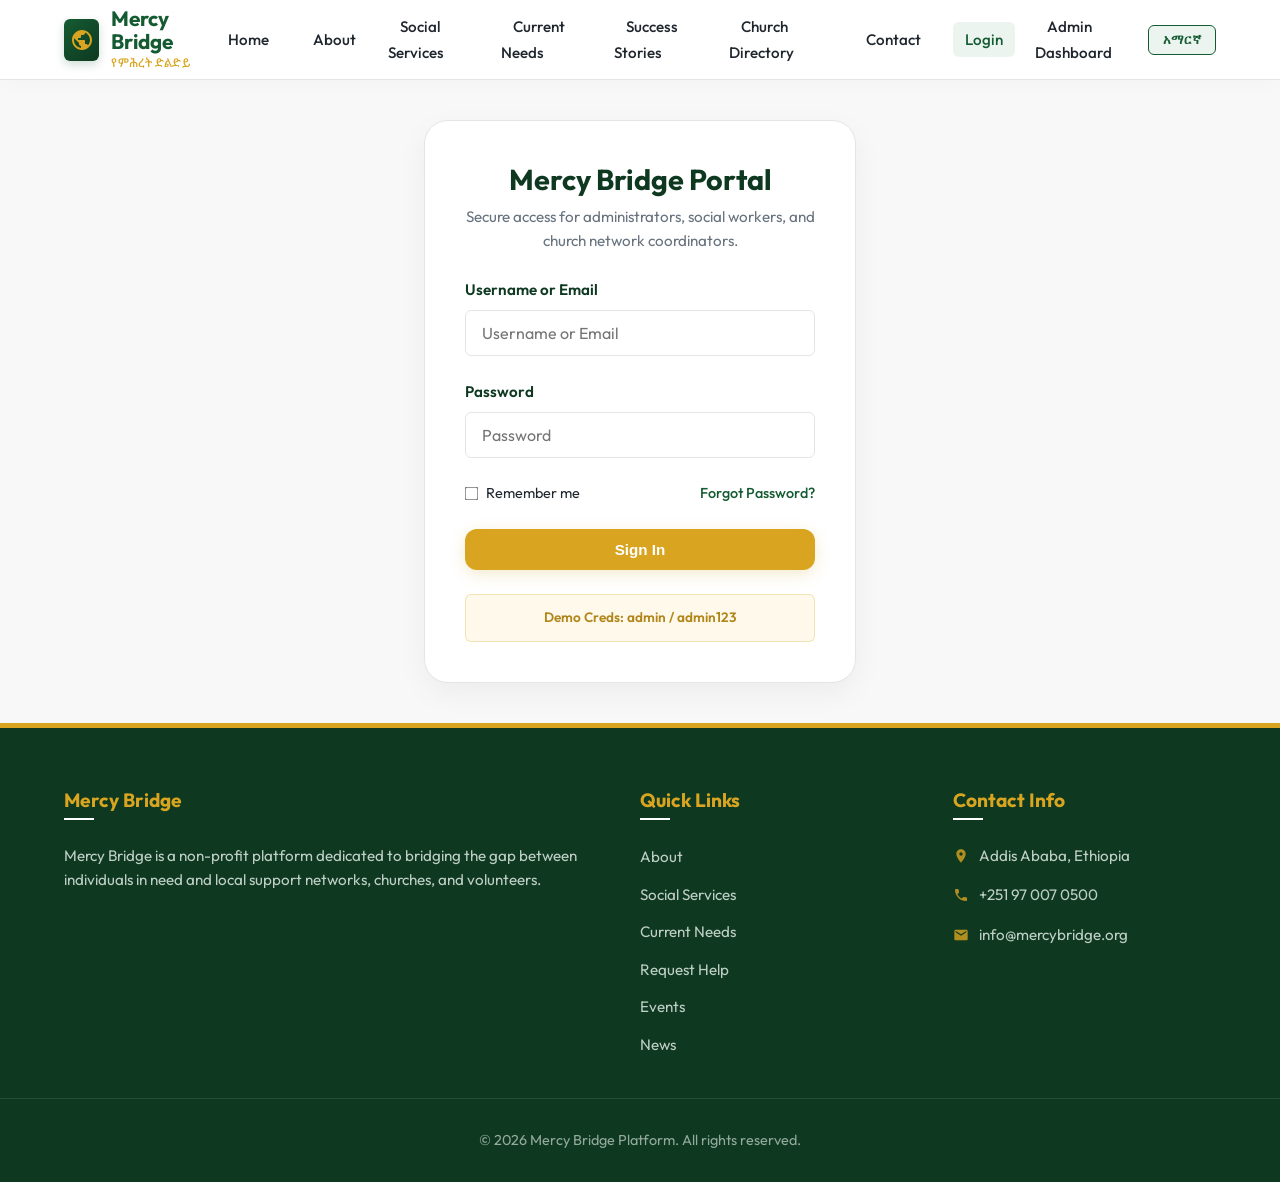
<file: login.html>
<!DOCTYPE html>
<html lang="en">
<head>
  <meta charset="UTF-8">
  <meta name="viewport" content="width=device-width, initial-scale=1.0">
  <title>Login | Mercy Bridge Platform</title>
  <meta name="description" content="Secure coordinator and administrator portal access for Mercy Bridge Platform.">
  <link rel="stylesheet" href="styles.css">
  <script src="translations.js" defer></script>
  <script src="app.js" defer></script>
</head>
<body style="min-height: 100vh; display: flex; flex-direction: column;">

  <!-- Header -->
  <header class="site-header">
    <div class="container header-container">
      <a href="index.html" class="logo">
        <div class="logo-icon">
          <svg viewBox="0 0 24 24">
            <path d="M12 2C6.48 2 2 6.48 2 12s4.48 10 10 10 10-4.48 10-10S17.52 2 12 2zm-1 17.93c-3.95-.49-7-3.85-7-7.93 0-.62.08-1.21.21-1.79L9 15v1c0 1.1.9 2 2 2v1.93zm6.9-2.54c-.26-.81-1-1.39-1.9-1.39h-1v-3c0-.55-.45-1-1-1H8v-2h2c.55 0 1-.45 1-1V7h2c1.1 0 2-.9 2-2v-.41c2.93 1.19 5 4.06 5 7.41 0 2.08-.8 3.97-2.1 5.39z"/>
          </svg>
        </div>
        <div class="logo-text">
          <span class="logo-title" data-i18n="brand_name">Mercy Bridge</span>
          <span class="logo-subtitle" data-i18n="brand_subtitle">የምሕረት ድልድይ</span>
        </div>
      </a>
      
      <nav>
        <ul class="nav-menu" id="nav-menu">
          <li><a href="index.html" class="nav-link" data-i18n="nav_home">Home</a></li>
          <li><a href="about.html" class="nav-link" data-i18n="nav_about">About</a></li>
          <li><a href="services.html" class="nav-link" data-i18n="nav_services">Social Services</a></li>
          <li><a href="needs.html" class="nav-link" data-i18n="nav_needs">Current Needs</a></li>
          <li><a href="stories.html" class="nav-link" data-i18n="nav_stories">Success Stories</a></li>
          <li><a href="churches.html" class="nav-link" data-i18n="nav_churches">Churches</a></li>
          <li><a href="contact.html" class="nav-link" data-i18n="nav_contact">Contact</a></li>
          <li><a href="login.html" class="nav-link active" data-i18n="nav_login">Login</a></li>
          <li><a href="admin.html" class="nav-link" data-i18n="nav_admin">Admin Dashboard</a></li>
        </ul>
      </nav>
      
      <div style="display:flex; align-items:center; gap: 15px;">
        <button id="lang-toggle" data-i18n="lang_btn">አማርኛ</button>
        <button class="mobile-menu-btn" id="mobile-menu-toggle" aria-label="Toggle Menu">
          <span></span>
          <span></span>
          <span></span>
        </button>
      </div>
    </div>
  </header>

  <main style="flex-grow: 1; display:flex; align-items:center; justify-content:center; padding: 40px 0; background-color: var(--color-bg-alt);">
    <div class="container" style="max-width: 480px; width: 100%;">
      <div class="form-wrapper" style="padding: 40px; border: 1px solid var(--color-border); box-shadow: var(--box-shadow);">
        <div style="text-align: center; margin-bottom: 24px;">
          <h1 style="font-size: 1.8rem; margin-bottom: 8px;" data-i18n="login_title">Mercy Bridge Portal</h1>
          <p style="color: var(--color-text-muted); font-size: 0.95rem;" data-i18n="login_subtitle">Secure access for administrators, social workers, and church network coordinators.</p>
        </div>

        <form id="login-form">
          <div class="form-group">
            <label class="form-label" data-i18n="login_user_label">Username or Email</label>
            <input type="text" id="username" class="form-control" required placeholder="Username or Email" data-i18n="login_user_label">
          </div>

          <div class="form-group">
            <label class="form-label" data-i18n="login_pass_label">Password</label>
            <input type="password" id="password" class="form-control" required placeholder="Password" data-i18n="login_pass_label">
          </div>

          <div style="display:flex; justify-content:space-between; align-items:center; margin-bottom: 24px; font-size: 0.9rem;">
            <label style="display:flex; align-items:center; gap: 8px; cursor:pointer;">
              <input type="checkbox" style="transform:scale(1.05);"> <span data-i18n="login_rem_label">Remember me</span>
            </label>
            <a href="#" onclick="showToast('Password reset email simulated.', 'success')" style="color: var(--color-green-primary); font-weight: 500;" data-i18n="login_forgot">Forgot Password?</a>
          </div>

          <button type="submit" class="btn btn-primary" style="width: 100%;" data-i18n="btn_login">Sign In</button>
        </form>

        <div style="margin-top: 24px; text-align: center; background-color: var(--color-gold-light); border: 1px solid rgba(212,175,55,0.3); padding: 12px; border-radius: var(--border-radius-sm); font-size: 0.85rem; font-weight: 600; color: var(--color-gold-hover);">
          <span data-i18n="login_admin_demo">Demo Creds: admin / admin123</span>
        </div>
      </div>
    </div>
  </main>

  <!-- Footer -->
  <footer class="site-footer">
    <div class="container footer-grid">
      <div class="footer-col">
        <h3 data-i18n="brand_name">Mercy Bridge</h3>
        <p class="footer-desc-text" data-i18n="footer_desc">Mercy Bridge is a non-profit platform dedicated to bridging the gap between individuals in need and local support networks, churches, and volunteers.</p>
      </div>
      <div class="footer-col">
        <h3 data-i18n="quick_links">Quick Links</h3>
        <ul class="footer-links">
          <li><a href="about.html" class="footer-link" data-i18n="nav_about">About Us</a></li>
          <li><a href="services.html" class="footer-link" data-i18n="nav_services">Social Services</a></li>
          <li><a href="needs.html" class="footer-link" data-i18n="nav_needs">Current Needs</a></li>
          <li><a href="request-help.html" class="footer-link" data-i18n="nav_request">Request Help</a></li>
          <li><a href="events.html" class="footer-link" data-i18n="nav_events">Events</a></li>
          <li><a href="news.html" class="footer-link" data-i18n="nav_news">News</a></li>
        </ul>
      </div>
      <div class="footer-col">
        <h3 data-i18n="contact_info">Contact Info</h3>
        <ul class="footer-contact-list">
          <li class="footer-contact-item">
            <svg viewBox="0 0 24 24"><path d="M12 2C8.13 2 5 5.13 5 9c0 5.25 7 13 7 13s7-7.75 7-13c0-3.87-3.13-7-7-7zm0 9.5c-1.38 0-2.5-1.12-2.5-2.5s1.12-2.5 2.5-2.5 2.5 1.12 2.5 2.5-1.12 2.5-2.5 2.5z"/></svg>
            <span>Addis Ababa, Ethiopia</span>
          </li>
          <li class="footer-contact-item">
            <svg viewBox="0 0 24 24"><path d="M6.62 10.79c1.44 2.83 3.76 5.14 6.59 6.59l2.2-2.2c.27-.27.67-.36 1.02-.24 1.12.37 2.33.57 3.57.57.55 0 1 .45 1 1V20c0 .55-.45 1-1 1-9.39 0-17-7.61-17-17 0-.55.45-1 1-1h3.5c.55 0 1 .45 1 1 0 1.25.2 2.45.57 3.57.11.35.03.74-.25 1.02l-2.2 2.2z"/></svg>
            <span>+251 97 007 0500</span>
          </li>
          <li class="footer-contact-item">
            <svg viewBox="0 0 24 24"><path d="M20 4H4c-1.1 0-1.99.9-1.99 2L2 18c0 1.1.9 2 2 2h16c1.1 0 2-.9 2-2V6c0-1.1-.9-2-2-2zm0 4l-8 5-8-5V6l8 5 8-5v2z"/></svg>
            <span>info@mercybridge.org</span>
          </li>
        </ul>
      </div>
    </div>
    <div class="footer-bottom">
      <div class="container">
        <p data-i18n="copyright">© 2026 Mercy Bridge Platform. All rights reserved.</p>
      </div>
    </div>
  </footer>

</body>
</html>
</file>
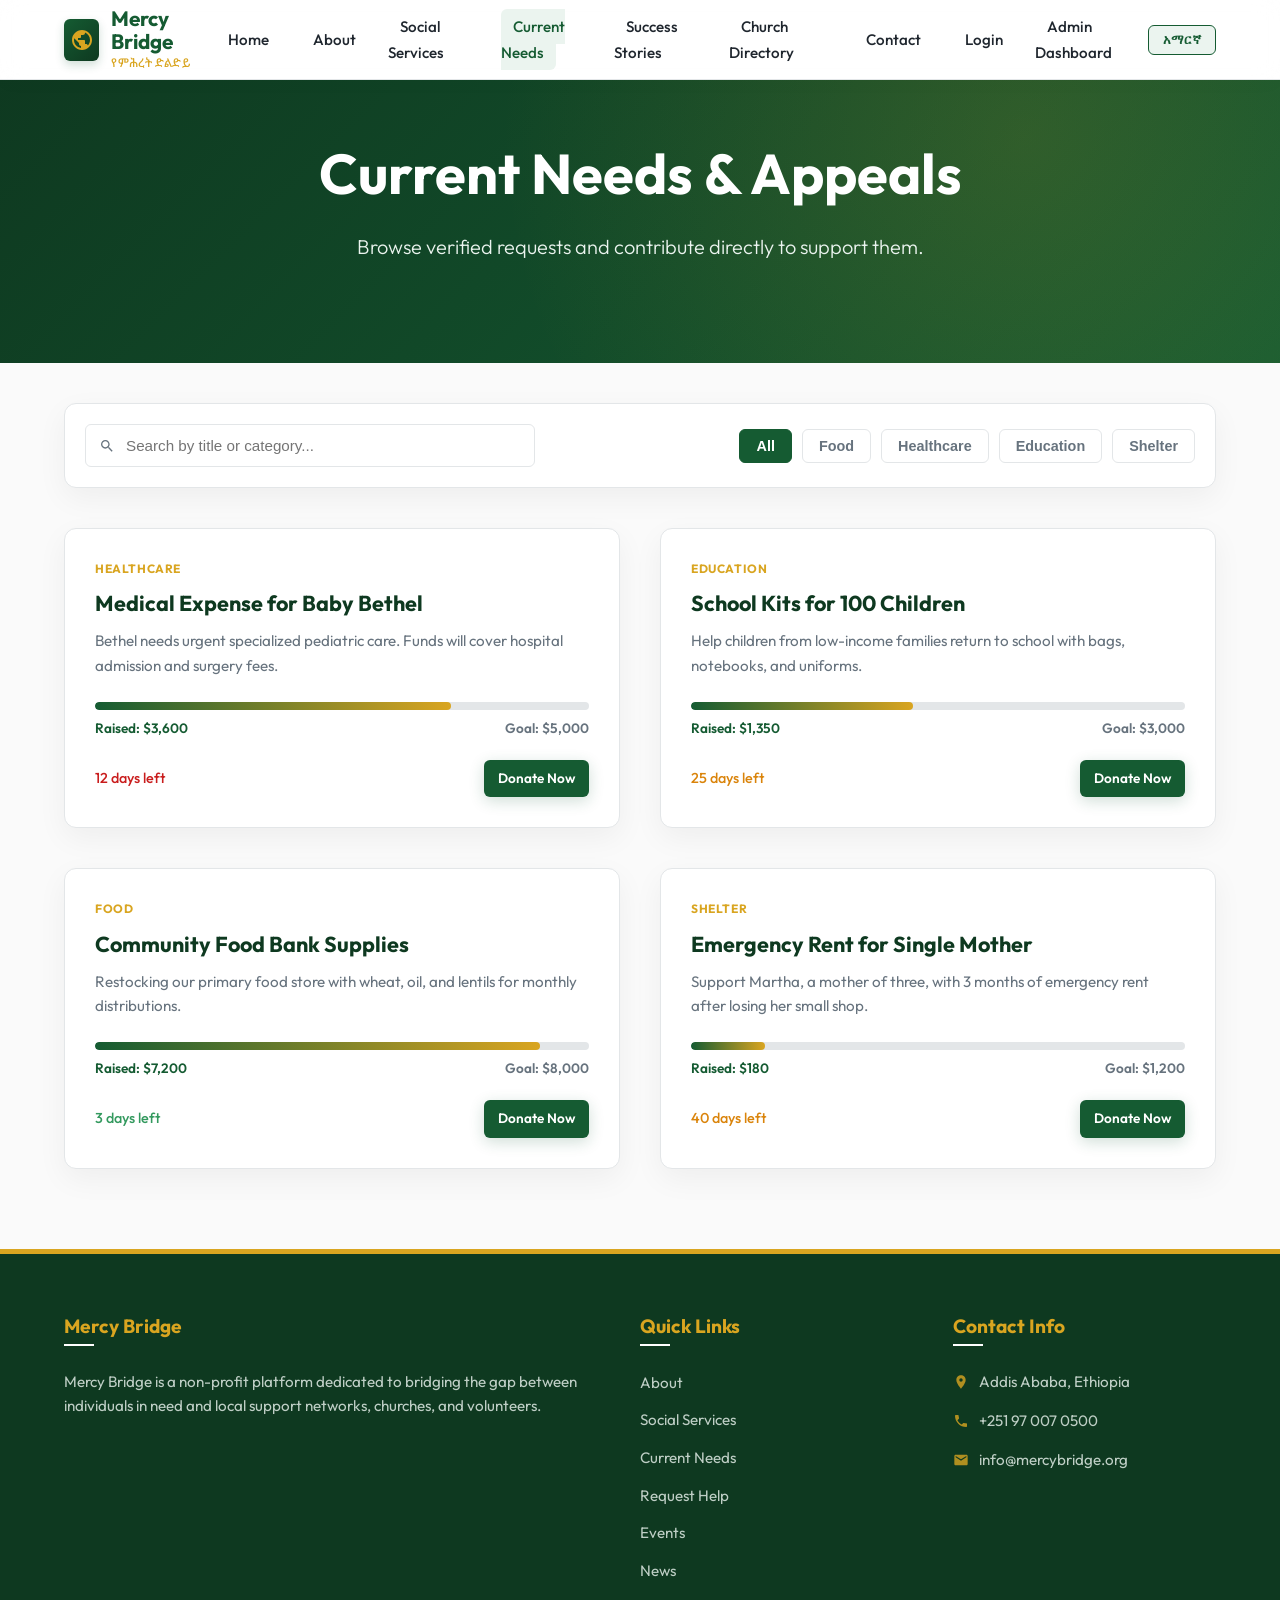
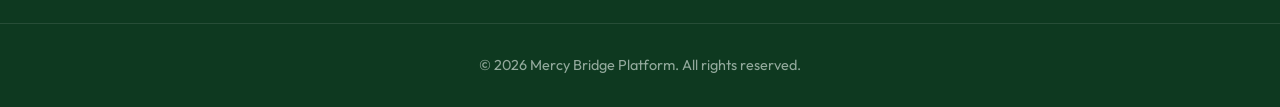
<file: needs.html>
<!DOCTYPE html>
<html lang="en">
<head>
  <meta charset="UTF-8">
  <meta name="viewport" content="width=device-width, initial-scale=1.0">
  <title>Current Needs | Mercy Bridge Platform</title>
  <meta name="description" content="View the active, verified help requests and donation campaigns on Mercy Bridge Platform. Make a difference today.">
  <link rel="stylesheet" href="styles.css">
  <script src="translations.js" defer></script>
  <script src="app.js" defer></script>
</head>
<body>

  <!-- Header -->
  <header class="site-header">
    <div class="container header-container">
      <a href="index.html" class="logo">
        <div class="logo-icon">
          <svg viewBox="0 0 24 24">
            <path d="M12 2C6.48 2 2 6.48 2 12s4.48 10 10 10 10-4.48 10-10S17.52 2 12 2zm-1 17.93c-3.95-.49-7-3.85-7-7.93 0-.62.08-1.21.21-1.79L9 15v1c0 1.1.9 2 2 2v1.93zm6.9-2.54c-.26-.81-1-1.39-1.9-1.39h-1v-3c0-.55-.45-1-1-1H8v-2h2c.55 0 1-.45 1-1V7h2c1.1 0 2-.9 2-2v-.41c2.93 1.19 5 4.06 5 7.41 0 2.08-.8 3.97-2.1 5.39z"/>
          </svg>
        </div>
        <div class="logo-text">
          <span class="logo-title" data-i18n="brand_name">Mercy Bridge</span>
          <span class="logo-subtitle" data-i18n="brand_subtitle">የምሕረት ድልድይ</span>
        </div>
      </a>
      
      <nav>
        <ul class="nav-menu" id="nav-menu">
          <li><a href="index.html" class="nav-link" data-i18n="nav_home">Home</a></li>
          <li><a href="about.html" class="nav-link" data-i18n="nav_about">About</a></li>
          <li><a href="services.html" class="nav-link" data-i18n="nav_services">Social Services</a></li>
          <li><a href="needs.html" class="nav-link active" data-i18n="nav_needs">Current Needs</a></li>
          <li><a href="stories.html" class="nav-link" data-i18n="nav_stories">Success Stories</a></li>
          <li><a href="churches.html" class="nav-link" data-i18n="nav_churches">Churches</a></li>
          <li><a href="contact.html" class="nav-link" data-i18n="nav_contact">Contact</a></li>
          <li><a href="login.html" class="nav-link" data-i18n="nav_login">Login</a></li>
          <li><a href="admin.html" class="nav-link" data-i18n="nav_admin">Admin Dashboard</a></li>
        </ul>
      </nav>
      
      <div style="display:flex; align-items:center; gap: 15px;">
        <button id="lang-toggle" data-i18n="lang_btn">አማርኛ</button>
        <button class="mobile-menu-btn" id="mobile-menu-toggle" aria-label="Toggle Menu">
          <span></span>
          <span></span>
          <span></span>
        </button>
      </div>
    </div>
  </header>

  <main>
    <!-- Banner Header -->
    <section class="hero" style="padding: 60px 0;">
      <div class="container hero-content">
        <h1 data-i18n="needs_title">Current Needs & Appeals</h1>
        <p data-i18n="needs_subtitle">Browse verified requests and contribute directly to support them.</p>
      </div>
    </section>

    <!-- Search & Filters -->
    <section class="container" style="margin-top: 40px;">
      <div class="filter-bar">
        <div class="search-box">
          <div class="search-input-wrapper">
            <svg viewBox="0 0 24 24"><path d="M15.5 14h-.79l-.28-.27C15.41 12.59 16 11.11 16 9.5 16 5.91 13.09 3 9.5 3S3 5.91 3 9.5 5.91 16 9.5 16c1.61 0 3.09-.59 4.23-1.57l.27.28v.79l5 4.99L20.49 19l-4.99-5zm-6 0C7.01 14 5 11.99 5 9.5S7.01 5 9.5 5 14 7.01 14 9.5 11.99 14 9.5 14z"/></svg>
            <input type="text" id="search-input" placeholder="Search by title or category..." data-i18n="needs_search_placeholder">
          </div>
        </div>
        <div class="filter-options">
          <button class="filter-btn active" data-filter="all" data-i18n="btn_all">All</button>
          <button class="filter-btn" data-filter="food" data-i18n="need_cat_food">Food</button>
          <button class="filter-btn" data-filter="health" data-i18n="need_cat_health">Healthcare</button>
          <button class="filter-btn" data-filter="education" data-i18n="need_cat_education">Education</button>
          <button class="filter-btn" data-filter="shelter" data-i18n="need_cat_shelter">Shelter</button>
        </div>
      </div>
    </section>

    <!-- Needs Cards Grid -->
    <section class="section" style="padding-top: 0;">
      <div class="container">
        <div class="grid-2">
          <!-- Card 1 -->
          <div class="card searchable-card" data-category="health">
            <div class="card-body">
              <span class="card-tag" data-i18n="need_cat_health">Healthcare</span>
              <h3 data-i18n="need1_title">Medical Expense for Baby Bethel</h3>
              <p data-i18n="need1_desc">Bethel needs urgent specialized pediatric care. Funds will cover hospital admission and surgery fees.</p>
              
              <div class="progress-container">
                <div class="progress-bar-wrapper">
                  <div class="progress-bar-fill" style="width: 72%;"></div>
                </div>
                <div class="progress-labels">
                  <span class="raised"><span data-i18n="need_raised">Raised</span>: $3,600</span>
                  <span class="goal"><span data-i18n="need_goal">Goal</span>: $5,000</span>
                </div>
              </div>

              <div style="display:flex; justify-content:space-between; align-items:center; margin-top: auto;">
                <span style="font-weight: 500; font-size: 0.9rem; color: var(--color-denied);">12 <span data-i18n="need_days_left">days left</span></span>
                <a href="donate.html" class="btn btn-secondary btn-sm" data-i18n="btn_donate_now">Donate Now</a>
              </div>
            </div>
          </div>

          <!-- Card 2 -->
          <div class="card searchable-card" data-category="education">
            <div class="card-body">
              <span class="card-tag" data-i18n="need_cat_education">Education</span>
              <h3 data-i18n="need2_title">School Kits for 100 Children</h3>
              <p data-i18n="need2_desc">Help children from low-income families return to school with bags, notebooks, and uniforms.</p>
              
              <div class="progress-container">
                <div class="progress-bar-wrapper">
                  <div class="progress-bar-fill" style="width: 45%;"></div>
                </div>
                <div class="progress-labels">
                  <span class="raised"><span data-i18n="need_raised">Raised</span>: $1,350</span>
                  <span class="goal"><span data-i18n="need_goal">Goal</span>: $3,000</span>
                </div>
              </div>

              <div style="display:flex; justify-content:space-between; align-items:center; margin-top: auto;">
                <span style="font-weight: 500; font-size: 0.9rem; color: var(--color-pending);">25 <span data-i18n="need_days_left">days left</span></span>
                <a href="donate.html" class="btn btn-secondary btn-sm" data-i18n="btn_donate_now">Donate Now</a>
              </div>
            </div>
          </div>

          <!-- Card 3 -->
          <div class="card searchable-card" data-category="food">
            <div class="card-body">
              <span class="card-tag" data-i18n="need_cat_food">Food</span>
              <h3 data-i18n="need3_title">Community Food Bank Supplies</h3>
              <p data-i18n="need3_desc">Restocking our primary food store with wheat, oil, and lentils for monthly distributions.</p>
              
              <div class="progress-container">
                <div class="progress-bar-wrapper">
                  <div class="progress-bar-fill" style="width: 90%;"></div>
                </div>
                <div class="progress-labels">
                  <span class="raised"><span data-i18n="need_raised">Raised</span>: $7,200</span>
                  <span class="goal"><span data-i18n="need_goal">Goal</span>: $8,000</span>
                </div>
              </div>

              <div style="display:flex; justify-content:space-between; align-items:center; margin-top: auto;">
                <span style="font-weight: 500; font-size: 0.9rem; color: var(--color-approved);">3 <span data-i18n="need_days_left">days left</span></span>
                <a href="donate.html" class="btn btn-secondary btn-sm" data-i18n="btn_donate_now">Donate Now</a>
              </div>
            </div>
          </div>

          <!-- Card 4 -->
          <div class="card searchable-card" data-category="shelter">
            <div class="card-body">
              <span class="card-tag" data-i18n="need_cat_shelter">Shelter</span>
              <h3 data-i18n="need4_title">Emergency Rent for Single Mother</h3>
              <p data-i18n="need4_desc">Support Martha, a mother of three, with 3 months of emergency rent after losing her small shop.</p>
              
              <div class="progress-container">
                <div class="progress-bar-wrapper">
                  <div class="progress-bar-fill" style="width: 15%;"></div>
                </div>
                <div class="progress-labels">
                  <span class="raised"><span data-i18n="need_raised">Raised</span>: $180</span>
                  <span class="goal"><span data-i18n="need_goal">Goal</span>: $1,200</span>
                </div>
              </div>

              <div style="display:flex; justify-content:space-between; align-items:center; margin-top: auto;">
                <span style="font-weight: 500; font-size: 0.9rem; color: var(--color-pending);">40 <span data-i18n="need_days_left">days left</span></span>
                <a href="donate.html" class="btn btn-secondary btn-sm" data-i18n="btn_donate_now">Donate Now</a>
              </div>
            </div>
          </div>
        </div>
      </div>
    </section>
  </main>

  <!-- Footer -->
  <footer class="site-footer">
    <div class="container footer-grid">
      <div class="footer-col">
        <h3 data-i18n="brand_name">Mercy Bridge</h3>
        <p class="footer-desc-text" data-i18n="footer_desc">Mercy Bridge is a non-profit platform dedicated to bridging the gap between individuals in need and local support networks, churches, and volunteers.</p>
      </div>
      <div class="footer-col">
        <h3 data-i18n="quick_links">Quick Links</h3>
        <ul class="footer-links">
          <li><a href="about.html" class="footer-link" data-i18n="nav_about">About Us</a></li>
          <li><a href="services.html" class="footer-link" data-i18n="nav_services">Social Services</a></li>
          <li><a href="needs.html" class="footer-link" data-i18n="nav_needs">Current Needs</a></li>
          <li><a href="request-help.html" class="footer-link" data-i18n="nav_request">Request Help</a></li>
          <li><a href="events.html" class="footer-link" data-i18n="nav_events">Events</a></li>
          <li><a href="news.html" class="footer-link" data-i18n="nav_news">News</a></li>
        </ul>
      </div>
      <div class="footer-col">
        <h3 data-i18n="contact_info">Contact Info</h3>
        <ul class="footer-contact-list">
          <li class="footer-contact-item">
            <svg viewBox="0 0 24 24"><path d="M12 2C8.13 2 5 5.13 5 9c0 5.25 7 13 7 13s7-7.75 7-13c0-3.87-3.13-7-7-7zm0 9.5c-1.38 0-2.5-1.12-2.5-2.5s1.12-2.5 2.5-2.5 2.5 1.12 2.5 2.5-1.12 2.5-2.5 2.5z"/></svg>
            <span>Addis Ababa, Ethiopia</span>
          </li>
          <li class="footer-contact-item">
            <svg viewBox="0 0 24 24"><path d="M6.62 10.79c1.44 2.83 3.76 5.14 6.59 6.59l2.2-2.2c.27-.27.67-.36 1.02-.24 1.12.37 2.33.57 3.57.57.55 0 1 .45 1 1V20c0 .55-.45 1-1 1-9.39 0-17-7.61-17-17 0-.55.45-1 1-1h3.5c.55 0 1 .45 1 1 0 1.25.2 2.45.57 3.57.11.35.03.74-.25 1.02l-2.2 2.2z"/></svg>
            <span>+251 97 007 0500</span>
          </li>
          <li class="footer-contact-item">
            <svg viewBox="0 0 24 24"><path d="M20 4H4c-1.1 0-1.99.9-1.99 2L2 18c0 1.1.9 2 2 2h16c1.1 0 2-.9 2-2V6c0-1.1-.9-2-2-2zm0 4l-8 5-8-5V6l8 5 8-5v2z"/></svg>
            <span>info@mercybridge.org</span>
          </li>
        </ul>
      </div>
    </div>
    <div class="footer-bottom">
      <div class="container">
        <p data-i18n="copyright">© 2026 Mercy Bridge Platform. All rights reserved.</p>
      </div>
    </div>
  </footer>

</body>
</html>
</file>
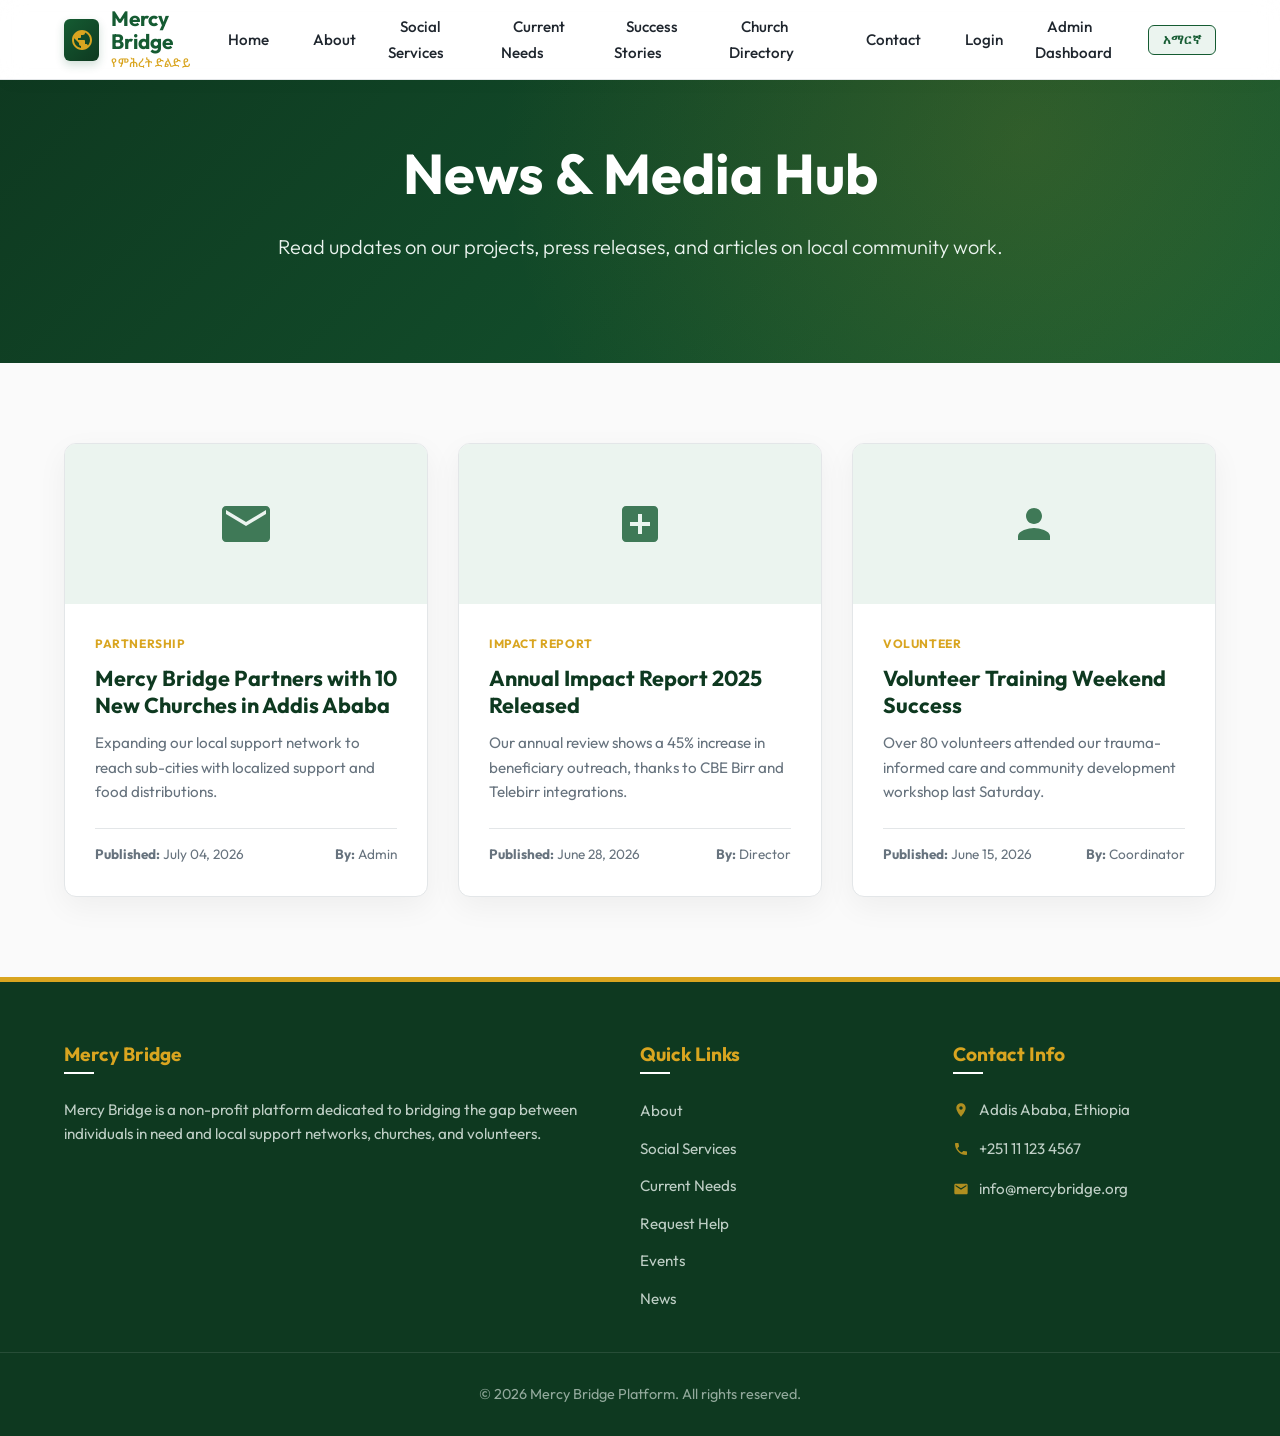
<file: news.html>
<!DOCTYPE html>
<html lang="en">
<head>
  <meta charset="UTF-8">
  <meta name="viewport" content="width=device-width, initial-scale=1.0">
  <title>News & Media Hub | Mercy Bridge Platform</title>
  <meta name="description" content="Stay up to date with Mercy Bridge news releases, regional church alliances, and annual impact reports.">
  <link rel="stylesheet" href="styles.css">
  <script src="translations.js" defer></script>
  <script src="app.js" defer></script>
</head>
<body>

  <!-- Header -->
  <header class="site-header">
    <div class="container header-container">
      <a href="index.html" class="logo">
        <div class="logo-icon">
          <svg viewBox="0 0 24 24">
            <path d="M12 2C6.48 2 2 6.48 2 12s4.48 10 10 10 10-4.48 10-10S17.52 2 12 2zm-1 17.93c-3.95-.49-7-3.85-7-7.93 0-.62.08-1.21.21-1.79L9 15v1c0 1.1.9 2 2 2v1.93zm6.9-2.54c-.26-.81-1-1.39-1.9-1.39h-1v-3c0-.55-.45-1-1-1H8v-2h2c.55 0 1-.45 1-1V7h2c1.1 0 2-.9 2-2v-.41c2.93 1.19 5 4.06 5 7.41 0 2.08-.8 3.97-2.1 5.39z"/>
          </svg>
        </div>
        <div class="logo-text">
          <span class="logo-title" data-i18n="brand_name">Mercy Bridge</span>
          <span class="logo-subtitle" data-i18n="brand_subtitle">የምሕረት ድልድይ</span>
        </div>
      </a>
      
      <nav>
        <ul class="nav-menu" id="nav-menu">
          <li><a href="index.html" class="nav-link" data-i18n="nav_home">Home</a></li>
          <li><a href="about.html" class="nav-link" data-i18n="nav_about">About</a></li>
          <li><a href="services.html" class="nav-link" data-i18n="nav_services">Social Services</a></li>
          <li><a href="needs.html" class="nav-link" data-i18n="nav_needs">Current Needs</a></li>
          <li><a href="stories.html" class="nav-link" data-i18n="nav_stories">Success Stories</a></li>
          <li><a href="churches.html" class="nav-link" data-i18n="nav_churches">Churches</a></li>
          <li><a href="contact.html" class="nav-link" data-i18n="nav_contact">Contact</a></li>
          <li><a href="login.html" class="nav-link" data-i18n="nav_login">Login</a></li>
          <li><a href="admin.html" class="nav-link" data-i18n="nav_admin">Admin Dashboard</a></li>
        </ul>
      </nav>
      
      <div style="display:flex; align-items:center; gap: 15px;">
        <button id="lang-toggle" data-i18n="lang_btn">አማርኛ</button>
        <button class="mobile-menu-btn" id="mobile-menu-toggle" aria-label="Toggle Menu">
          <span></span>
          <span></span>
          <span></span>
        </button>
      </div>
    </div>
  </header>

  <main>
    <!-- Banner Header -->
    <section class="hero" style="padding: 60px 0;">
      <div class="container hero-content">
        <h1 data-i18n="news_title">News & Media Hub</h1>
        <p data-i18n="news_subtitle">Read updates on our projects, press releases, and articles on local community work.</p>
      </div>
    </section>

    <!-- News Grid -->
    <section class="section">
      <div class="container">
        <div class="grid-3">
          <!-- Article 1 -->
          <div class="card">
            <div class="card-image" style="height: 160px; background-color: var(--color-green-light);">
              <svg viewBox="0 0 24 24" style="width: 48px; height: 48px; fill: var(--color-green-primary);"><path d="M22 3H2C.9 3 0 3.9 0 5v14c0 1.1.9 2 2 2h20c1.1 0 2-.9 2-2V5c0-1.1-.9-2-2-2zM22 7l-10 6L2 7V5l10 6 10-6v2z"/></svg>
            </div>
            <div class="card-body">
              <span class="card-tag">Partnership</span>
              <h3 data-i18n="news1_title">Mercy Bridge Partners with 10 New Churches in Addis Ababa</h3>
              <p data-i18n="news1_desc">Expanding our local support network to reach sub-cities with localized support and food distributions.</p>
              
              <div style="border-top: 1px solid var(--color-border); padding-top: 15px; margin-top: auto; font-size: 0.85rem; color: var(--color-text-muted); display:flex; justify-content:space-between;">
                <span><strong><span data-i18n="news_published">Published</span>:</strong> July 04, 2026</span>
                <span><strong><span data-i18n="news_author">By</span>:</strong> Admin</span>
              </div>
            </div>
          </div>

          <!-- Article 2 -->
          <div class="card">
            <div class="card-image" style="height: 160px; background-color: var(--color-green-light);">
              <svg viewBox="0 0 24 24" style="width: 48px; height: 48px; fill: var(--color-green-primary);"><path d="M19 3H5c-1.1 0-2 .9-2 2v14c0 1.1.9 2 2 2h14c1.1 0 2-.9 2-2V5c0-1.1-.9-2-2-2zm-2 10h-4v4h-2v-4H7v-2h4V7h2v4h4v2z"/></svg>
            </div>
            <div class="card-body">
              <span class="card-tag">Impact Report</span>
              <h3 data-i18n="news2_title">Annual Impact Report 2025 Released</h3>
              <p data-i18n="news2_desc">Our annual review shows a 45% increase in beneficiary outreach, thanks to CBE Birr and Telebirr integrations.</p>
              
              <div style="border-top: 1px solid var(--color-border); padding-top: 15px; margin-top: auto; font-size: 0.85rem; color: var(--color-text-muted); display:flex; justify-content:space-between;">
                <span><strong><span data-i18n="news_published">Published</span>:</strong> June 28, 2026</span>
                <span><strong><span data-i18n="news_author">By</span>:</strong> Director</span>
              </div>
            </div>
          </div>

          <!-- Article 3 -->
          <div class="card">
            <div class="card-image" style="height: 160px; background-color: var(--color-green-light);">
              <svg viewBox="0 0 24 24" style="width: 48px; height: 48px; fill: var(--color-green-primary);"><path d="M12 12c2.21 0 4-1.79 4-4s-1.79-4-4-4-4 1.79-4 4 1.79 4 4 4zm0 2c-2.67 0-8 1.34-8 4v2h16v-2c0-2.66-5.33-4-8-4z"/></svg>
            </div>
            <div class="card-body">
              <span class="card-tag">Volunteer</span>
              <h3 data-i18n="news3_title">Volunteer Training Weekend Success</h3>
              <p data-i18n="news3_desc">Over 80 volunteers attended our trauma-informed care and community development workshop last Saturday.</p>
              
              <div style="border-top: 1px solid var(--color-border); padding-top: 15px; margin-top: auto; font-size: 0.85rem; color: var(--color-text-muted); display:flex; justify-content:space-between;">
                <span><strong><span data-i18n="news_published">Published</span>:</strong> June 15, 2026</span>
                <span><strong><span data-i18n="news_author">By</span>:</strong> Coordinator</span>
              </div>
            </div>
          </div>
        </div>
      </div>
    </section>
  </main>

  <!-- Footer -->
  <footer class="site-footer">
    <div class="container footer-grid">
      <div class="footer-col">
        <h3 data-i18n="brand_name">Mercy Bridge</h3>
        <p class="footer-desc-text" data-i18n="footer_desc">Mercy Bridge is a non-profit platform dedicated to bridging the gap between individuals in need and local support networks, churches, and volunteers.</p>
      </div>
      <div class="footer-col">
        <h3 data-i18n="quick_links">Quick Links</h3>
        <ul class="footer-links">
          <li><a href="about.html" class="footer-link" data-i18n="nav_about">About Us</a></li>
          <li><a href="services.html" class="footer-link" data-i18n="nav_services">Social Services</a></li>
          <li><a href="needs.html" class="footer-link" data-i18n="nav_needs">Current Needs</a></li>
          <li><a href="request-help.html" class="footer-link" data-i18n="nav_request">Request Help</a></li>
          <li><a href="events.html" class="footer-link" data-i18n="nav_events">Events</a></li>
          <li><a href="news.html" class="footer-link" data-i18n="nav_news">News</a></li>
        </ul>
      </div>
      <div class="footer-col">
        <h3 data-i18n="contact_info">Contact Info</h3>
        <ul class="footer-contact-list">
          <li class="footer-contact-item">
            <svg viewBox="0 0 24 24"><path d="M12 2C8.13 2 5 5.13 5 9c0 5.25 7 13 7 13s7-7.75 7-13c0-3.87-3.13-7-7-7zm0 9.5c-1.38 0-2.5-1.12-2.5-2.5s1.12-2.5 2.5-2.5 2.5 1.12 2.5 2.5-1.12 2.5-2.5 2.5z"/></svg>
            <span>Addis Ababa, Ethiopia</span>
          </li>
          <li class="footer-contact-item">
            <svg viewBox="0 0 24 24"><path d="M6.62 10.79c1.44 2.83 3.76 5.14 6.59 6.59l2.2-2.2c.27-.27.67-.36 1.02-.24 1.12.37 2.33.57 3.57.57.55 0 1 .45 1 1V20c0 .55-.45 1-1 1-9.39 0-17-7.61-17-17 0-.55.45-1 1-1h3.5c.55 0 1 .45 1 1 0 1.25.2 2.45.57 3.57.11.35.03.74-.25 1.02l-2.2 2.2z"/></svg>
            <span>+251 11 123 4567</span>
          </li>
          <li class="footer-contact-item">
            <svg viewBox="0 0 24 24"><path d="M20 4H4c-1.1 0-1.99.9-1.99 2L2 18c0 1.1.9 2 2 2h16c1.1 0 2-.9 2-2V6c0-1.1-.9-2-2-2zm0 4l-8 5-8-5V6l8 5 8-5v2z"/></svg>
            <span>info@mercybridge.org</span>
          </li>
        </ul>
      </div>
    </div>
    <div class="footer-bottom">
      <div class="container">
        <p data-i18n="copyright">© 2026 Mercy Bridge Platform. All rights reserved.</p>
      </div>
    </div>
  </footer>

</body>
</html>
</file>
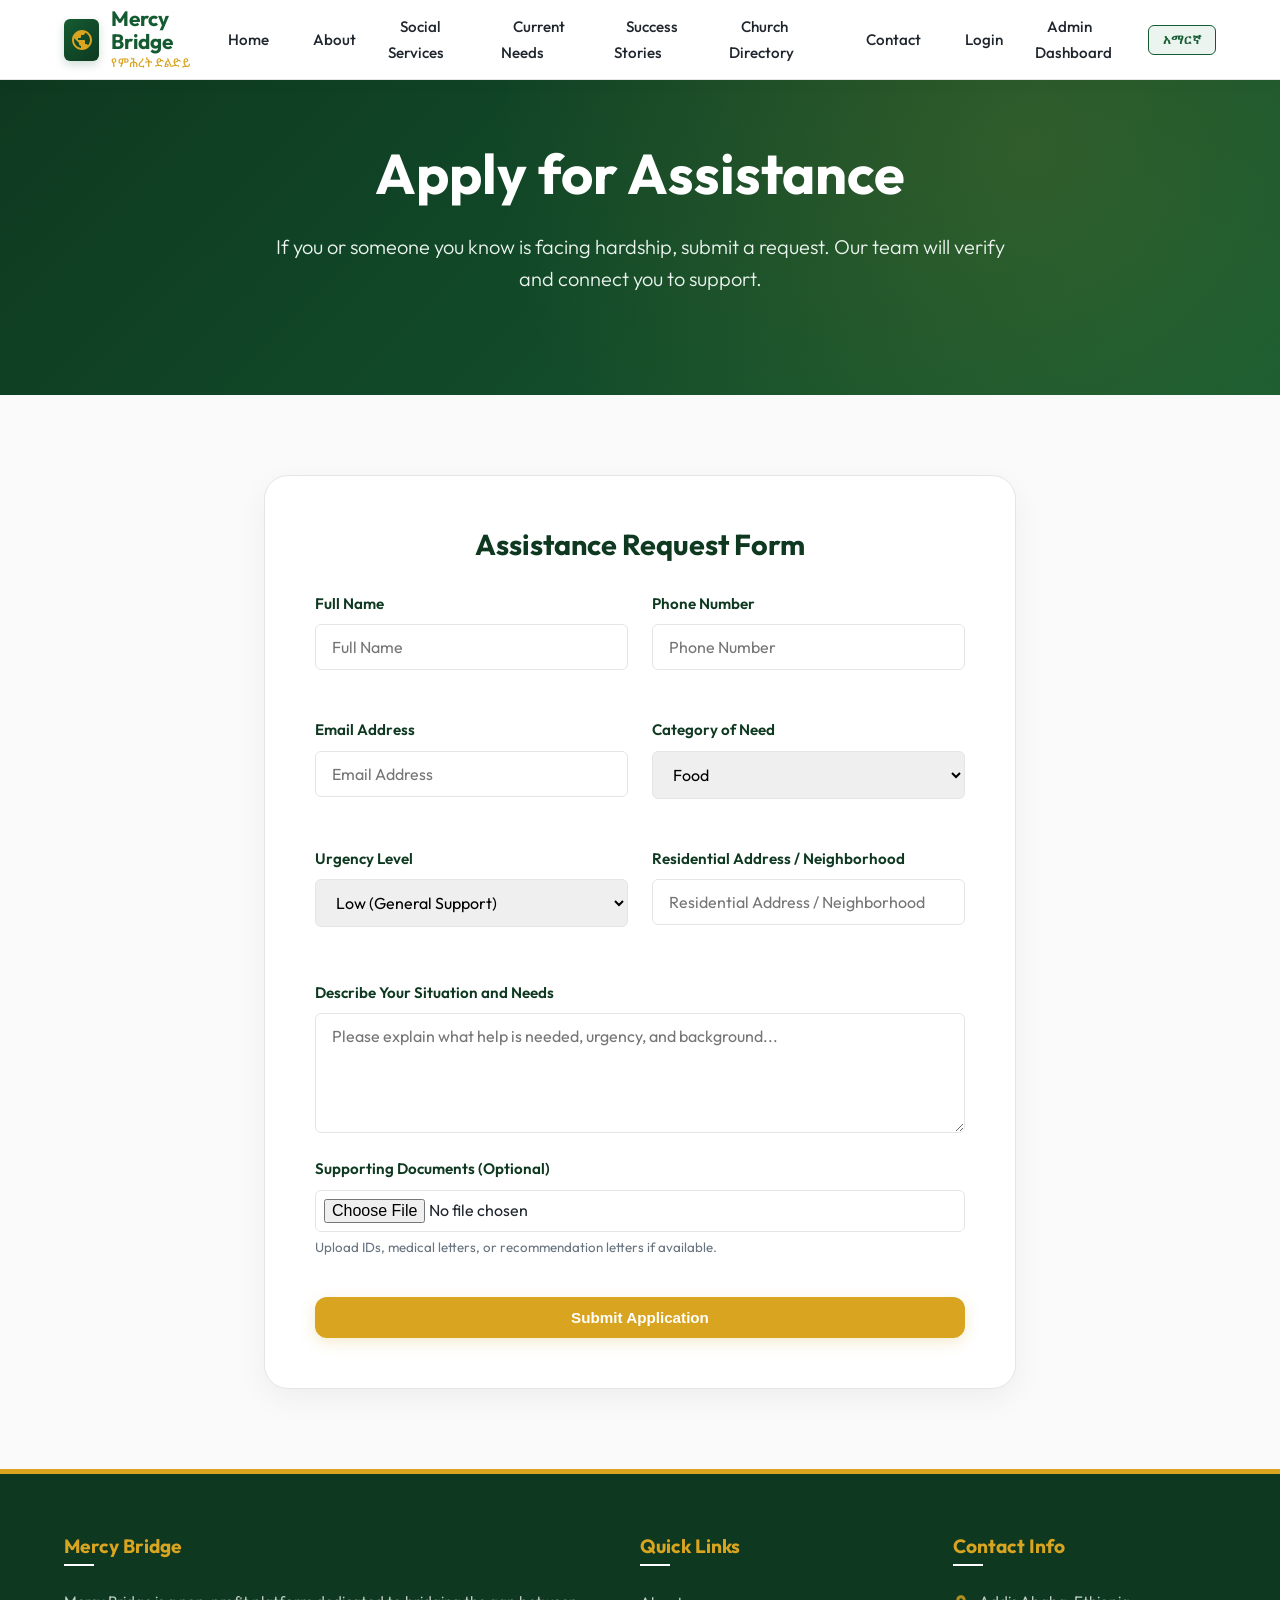
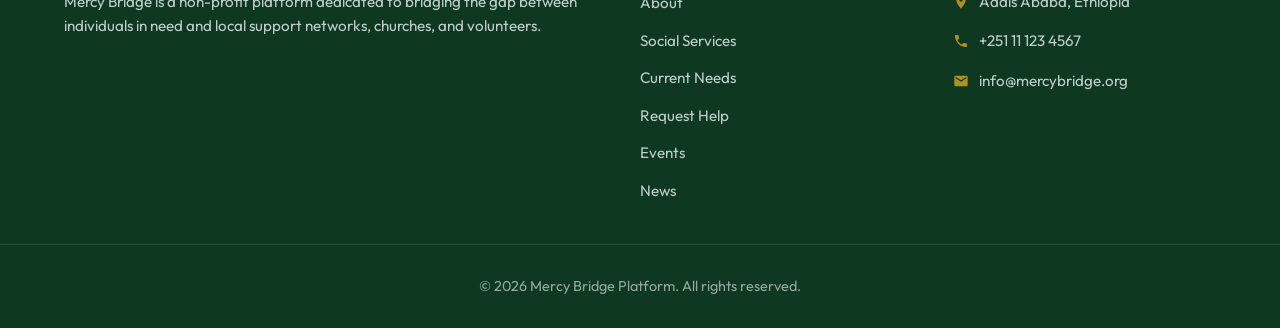
<file: request-help.html>
<!DOCTYPE html>
<html lang="en">
<head>
  <meta charset="UTF-8">
  <meta name="viewport" content="width=device-width, initial-scale=1.0">
  <title>Request Help | Mercy Bridge Platform</title>
  <meta name="description" content="Apply for support or food security packages. Our partner networks verify and process assistance applications.">
  <link rel="stylesheet" href="styles.css">
  <script src="translations.js" defer></script>
  <script src="app.js" defer></script>
</head>
<body>

  <!-- Header -->
  <header class="site-header">
    <div class="container header-container">
      <a href="index.html" class="logo">
        <div class="logo-icon">
          <svg viewBox="0 0 24 24">
            <path d="M12 2C6.48 2 2 6.48 2 12s4.48 10 10 10 10-4.48 10-10S17.52 2 12 2zm-1 17.93c-3.95-.49-7-3.85-7-7.93 0-.62.08-1.21.21-1.79L9 15v1c0 1.1.9 2 2 2v1.93zm6.9-2.54c-.26-.81-1-1.39-1.9-1.39h-1v-3c0-.55-.45-1-1-1H8v-2h2c.55 0 1-.45 1-1V7h2c1.1 0 2-.9 2-2v-.41c2.93 1.19 5 4.06 5 7.41 0 2.08-.8 3.97-2.1 5.39z"/>
          </svg>
        </div>
        <div class="logo-text">
          <span class="logo-title" data-i18n="brand_name">Mercy Bridge</span>
          <span class="logo-subtitle" data-i18n="brand_subtitle">የምሕረት ድልድይ</span>
        </div>
      </a>
      
      <nav>
        <ul class="nav-menu" id="nav-menu">
          <li><a href="index.html" class="nav-link" data-i18n="nav_home">Home</a></li>
          <li><a href="about.html" class="nav-link" data-i18n="nav_about">About</a></li>
          <li><a href="services.html" class="nav-link" data-i18n="nav_services">Social Services</a></li>
          <li><a href="needs.html" class="nav-link" data-i18n="nav_needs">Current Needs</a></li>
          <li><a href="stories.html" class="nav-link" data-i18n="nav_stories">Success Stories</a></li>
          <li><a href="churches.html" class="nav-link" data-i18n="nav_churches">Churches</a></li>
          <li><a href="contact.html" class="nav-link" data-i18n="nav_contact">Contact</a></li>
          <li><a href="login.html" class="nav-link" data-i18n="nav_login">Login</a></li>
          <li><a href="admin.html" class="nav-link" data-i18n="nav_admin">Admin Dashboard</a></li>
        </ul>
      </nav>
      
      <div style="display:flex; align-items:center; gap: 15px;">
        <button id="lang-toggle" data-i18n="lang_btn">አማርኛ</button>
        <button class="mobile-menu-btn" id="mobile-menu-toggle" aria-label="Toggle Menu">
          <span></span>
          <span></span>
          <span></span>
        </button>
      </div>
    </div>
  </header>

  <main>
    <!-- Banner Header -->
    <section class="hero" style="padding: 60px 0;">
      <div class="container hero-content">
        <h1 data-i18n="request_title">Apply for Assistance</h1>
        <p data-i18n="request_subtitle">If you or someone you know is facing hardship, submit a request. Our team will verify and connect you to support.</p>
      </div>
    </section>

    <!-- Request Form Section -->
    <section class="section">
      <div class="container" style="max-width: 800px;">
        <div class="form-wrapper">
          <h2 class="form-title" data-i18n="request_form_title">Assistance Request Form</h2>
          
          <form id="request-help-form">
            <div class="form-grid">
              <!-- Name -->
              <div class="form-group">
                <label class="form-label" data-i18n="donate_name_label">Full Name</label>
                <input type="text" id="req-name" class="form-control" required placeholder="Full Name" data-i18n="donate_name_label">
              </div>

              <!-- Phone -->
              <div class="form-group">
                <label class="form-label" data-i18n="vol_phone_label">Phone Number</label>
                <input type="tel" class="form-control" required placeholder="Phone Number" data-i18n="vol_phone_label">
              </div>

              <!-- Email -->
              <div class="form-group">
                <label class="form-label" data-i18n="donate_email_label">Email Address</label>
                <input type="email" class="form-control" placeholder="Email Address" data-i18n="donate_email_label">
              </div>

              <!-- Category -->
              <div class="form-group">
                <label class="form-label" data-i18n="req_category_label">Category of Need</label>
                <select id="req-category" class="form-control" required>
                  <option value="Food Support" data-i18n="need_cat_food">Food</option>
                  <option value="Healthcare Support" data-i18n="need_cat_health">Healthcare</option>
                  <option value="Educational Support" data-i18n="need_cat_education">Education</option>
                  <option value="Shelter Support" data-i18n="need_cat_shelter">Shelter</option>
                </select>
              </div>

              <!-- Urgency -->
              <div class="form-group">
                <label class="form-label" data-i18n="req_urgency_label">Urgency Level</label>
                <select id="req-urgency" class="form-control" required>
                  <option value="Low" data-i18n="req_urg_low">Low (General Support)</option>
                  <option value="Medium" data-i18n="req_urg_med">Medium (Needed within 2 weeks)</option>
                  <option value="High" data-i18n="req_urg_high">High (Immediate/Emergency)</option>
                </select>
              </div>

              <!-- Address -->
              <div class="form-group">
                <label class="form-label" data-i18n="req_address_label">Residential Address / Neighborhood</label>
                <input type="text" id="req-address" class="form-control" required placeholder="Residential Address / Neighborhood" data-i18n="req_address_label">
              </div>
            </div>

            <!-- Description -->
            <div class="form-group">
              <label class="form-label" data-i18n="req_desc_label">Describe Your Situation and Needs</label>
              <textarea id="req-desc" class="form-control" required placeholder="Please explain what help is needed, urgency, and background..." data-i18n="req_desc_placeholder"></textarea>
            </div>

            <!-- Documents -->
            <div class="form-group">
              <label class="form-label" data-i18n="req_docs_label">Supporting Documents (Optional)</label>
              <input type="file" class="form-control" style="padding:8px;">
              <small style="color: var(--color-text-muted); margin-top: 5px;" data-i18n="req_docs_desc">Upload IDs, medical letters, or recommendation letters if available.</small>
            </div>

            <button type="submit" class="btn btn-primary" style="width:100%; margin-top:15px;" data-i18n="btn_submit">Submit Application</button>
          </form>
        </div>
      </div>
    </section>
  </main>

  <!-- Footer -->
  <footer class="site-footer">
    <div class="container footer-grid">
      <div class="footer-col">
        <h3 data-i18n="brand_name">Mercy Bridge</h3>
        <p class="footer-desc-text" data-i18n="footer_desc">Mercy Bridge is a non-profit platform dedicated to bridging the gap between individuals in need and local support networks, churches, and volunteers.</p>
      </div>
      <div class="footer-col">
        <h3 data-i18n="quick_links">Quick Links</h3>
        <ul class="footer-links">
          <li><a href="about.html" class="footer-link" data-i18n="nav_about">About Us</a></li>
          <li><a href="services.html" class="footer-link" data-i18n="nav_services">Social Services</a></li>
          <li><a href="needs.html" class="footer-link" data-i18n="nav_needs">Current Needs</a></li>
          <li><a href="request-help.html" class="footer-link" data-i18n="nav_request">Request Help</a></li>
          <li><a href="events.html" class="footer-link" data-i18n="nav_events">Events</a></li>
          <li><a href="news.html" class="footer-link" data-i18n="nav_news">News</a></li>
        </ul>
      </div>
      <div class="footer-col">
        <h3 data-i18n="contact_info">Contact Info</h3>
        <ul class="footer-contact-list">
          <li class="footer-contact-item">
            <svg viewBox="0 0 24 24"><path d="M12 2C8.13 2 5 5.13 5 9c0 5.25 7 13 7 13s7-7.75 7-13c0-3.87-3.13-7-7-7zm0 9.5c-1.38 0-2.5-1.12-2.5-2.5s1.12-2.5 2.5-2.5 2.5 1.12 2.5 2.5-1.12 2.5-2.5 2.5z"/></svg>
            <span>Addis Ababa, Ethiopia</span>
          </li>
          <li class="footer-contact-item">
            <svg viewBox="0 0 24 24"><path d="M6.62 10.79c1.44 2.83 3.76 5.14 6.59 6.59l2.2-2.2c.27-.27.67-.36 1.02-.24 1.12.37 2.33.57 3.57.57.55 0 1 .45 1 1V20c0 .55-.45 1-1 1-9.39 0-17-7.61-17-17 0-.55.45-1 1-1h3.5c.55 0 1 .45 1 1 0 1.25.2 2.45.57 3.57.11.35.03.74-.25 1.02l-2.2 2.2z"/></svg>
            <span>+251 11 123 4567</span>
          </li>
          <li class="footer-contact-item">
            <svg viewBox="0 0 24 24"><path d="M20 4H4c-1.1 0-1.99.9-1.99 2L2 18c0 1.1.9 2 2 2h16c1.1 0 2-.9 2-2V6c0-1.1-.9-2-2-2zm0 4l-8 5-8-5V6l8 5 8-5v2z"/></svg>
            <span>info@mercybridge.org</span>
          </li>
        </ul>
      </div>
    </div>
    <div class="footer-bottom">
      <div class="container">
        <p data-i18n="copyright">© 2026 Mercy Bridge Platform. All rights reserved.</p>
      </div>
    </div>
  </footer>

</body>
</html>
</file>
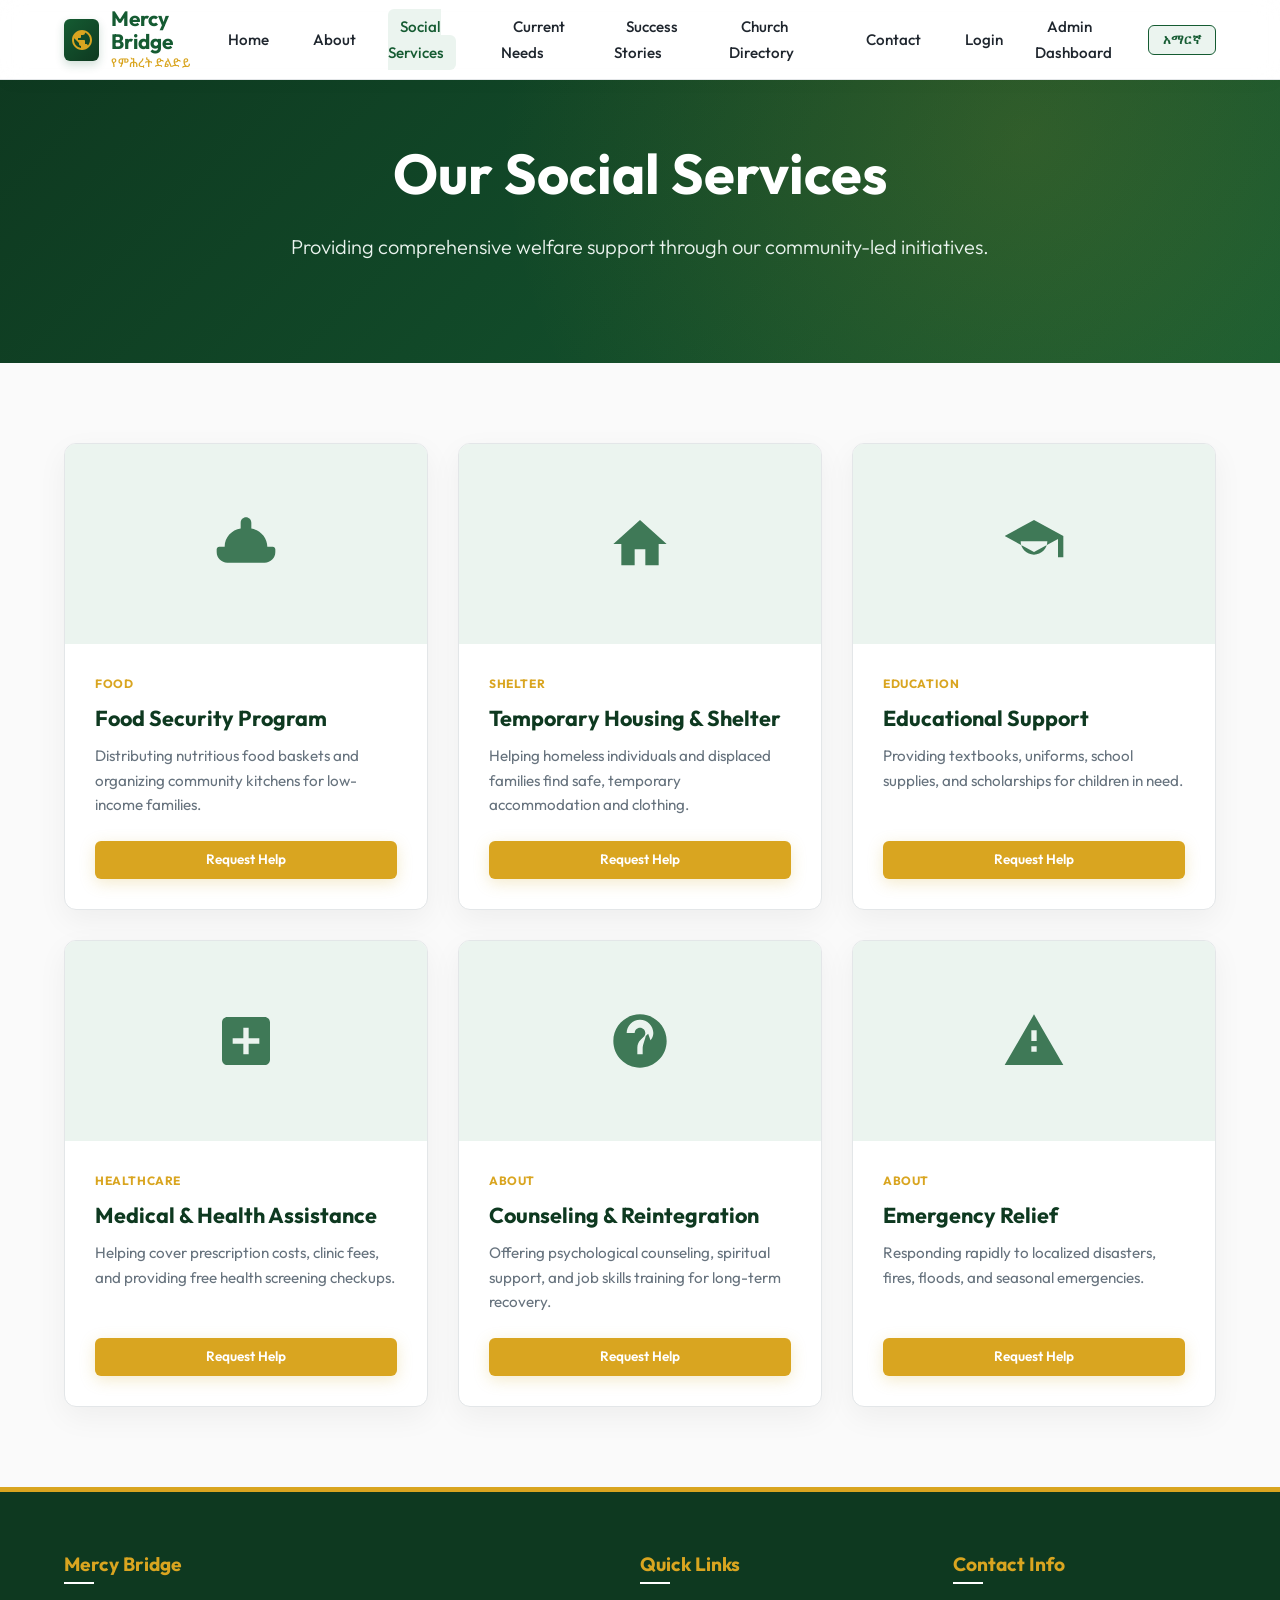
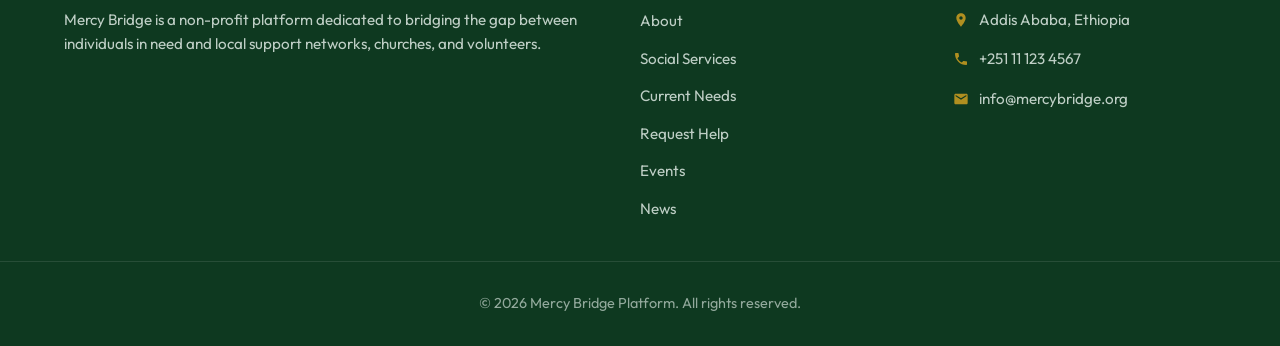
<file: services.html>
<!DOCTYPE html>
<html lang="en">
<head>
  <meta charset="UTF-8">
  <meta name="viewport" content="width=device-width, initial-scale=1.0">
  <title>Social Services | Mercy Bridge Platform</title>
  <meta name="description" content="Explore the diverse social welfare and support services offered by Mercy Bridge Platform to assist families and individuals.">
  <link rel="stylesheet" href="styles.css">
  <script src="translations.js" defer></script>
  <script src="app.js" defer></script>
</head>
<body>

  <!-- Header -->
  <header class="site-header">
    <div class="container header-container">
      <a href="index.html" class="logo">
        <div class="logo-icon">
          <svg viewBox="0 0 24 24">
            <path d="M12 2C6.48 2 2 6.48 2 12s4.48 10 10 10 10-4.48 10-10S17.52 2 12 2zm-1 17.93c-3.95-.49-7-3.85-7-7.93 0-.62.08-1.21.21-1.79L9 15v1c0 1.1.9 2 2 2v1.93zm6.9-2.54c-.26-.81-1-1.39-1.9-1.39h-1v-3c0-.55-.45-1-1-1H8v-2h2c.55 0 1-.45 1-1V7h2c1.1 0 2-.9 2-2v-.41c2.93 1.19 5 4.06 5 7.41 0 2.08-.8 3.97-2.1 5.39z"/>
          </svg>
        </div>
        <div class="logo-text">
          <span class="logo-title" data-i18n="brand_name">Mercy Bridge</span>
          <span class="logo-subtitle" data-i18n="brand_subtitle">የምሕረት ድልድይ</span>
        </div>
      </a>
      
      <nav>
        <ul class="nav-menu" id="nav-menu">
          <li><a href="index.html" class="nav-link" data-i18n="nav_home">Home</a></li>
          <li><a href="about.html" class="nav-link" data-i18n="nav_about">About</a></li>
          <li><a href="services.html" class="nav-link active" data-i18n="nav_services">Social Services</a></li>
          <li><a href="needs.html" class="nav-link" data-i18n="nav_needs">Current Needs</a></li>
          <li><a href="stories.html" class="nav-link" data-i18n="nav_stories">Success Stories</a></li>
          <li><a href="churches.html" class="nav-link" data-i18n="nav_churches">Churches</a></li>
          <li><a href="contact.html" class="nav-link" data-i18n="nav_contact">Contact</a></li>
          <li><a href="login.html" class="nav-link" data-i18n="nav_login">Login</a></li>
          <li><a href="admin.html" class="nav-link" data-i18n="nav_admin">Admin Dashboard</a></li>
        </ul>
      </nav>
      
      <div style="display:flex; align-items:center; gap: 15px;">
        <button id="lang-toggle" data-i18n="lang_btn">አማርኛ</button>
        <button class="mobile-menu-btn" id="mobile-menu-toggle" aria-label="Toggle Menu">
          <span></span>
          <span></span>
          <span></span>
        </button>
      </div>
    </div>
  </header>

  <main>
    <!-- Banner Header -->
    <section class="hero" style="padding: 60px 0;">
      <div class="container hero-content">
        <h1 data-i18n="services_title">Our Social Services</h1>
        <p data-i18n="services_subtitle">Providing comprehensive welfare support through our community-led initiatives.</p>
      </div>
    </section>

    <!-- Services Grid -->
    <section class="section">
      <div class="container">
        <div class="grid-3">
          <!-- Food Support -->
          <div class="card">
            <div class="card-image">
              <svg viewBox="0 0 24 24"><path d="M12 2c1.1 0 2 .9 2 2v2.22c3.38.48 6 3.38 6 6.78H4c0-3.4 2.62-6.3 6-6.78V4c0-1.1.9-2 2-2zm10 11H2c-.55 0-1 .45-1 1v1c0 2.21 1.79 4 4 4h14c2.21 0 4-1.79 4-4v-1c0-.55-.45-1-1-1z"/></svg>
            </div>
            <div class="card-body">
              <span class="card-tag" data-i18n="need_cat_food">Food</span>
              <h3 data-i18n="serv_food_title">Food Security Program</h3>
              <p data-i18n="serv_food_desc">Distributing nutritious food baskets and organizing community kitchens for low-income families.</p>
              <a href="request-help.html" class="btn btn-primary btn-sm" style="margin-top:auto;" data-i18n="nav_request">Request Help</a>
            </div>
          </div>

          <!-- Housing & Shelter -->
          <div class="card">
            <div class="card-image">
              <svg viewBox="0 0 24 24"><path d="M10 20v-6h4v6h5v-8h3L12 3 2 12h3v8z"/></svg>
            </div>
            <div class="card-body">
              <span class="card-tag" data-i18n="need_cat_shelter">Shelter</span>
              <h3 data-i18n="serv_shelter_title">Temporary Housing & Shelter</h3>
              <p data-i18n="serv_shelter_desc">Helping homeless individuals and displaced families find safe, temporary accommodation and clothing.</p>
              <a href="request-help.html" class="btn btn-primary btn-sm" style="margin-top:auto;" data-i18n="nav_request">Request Help</a>
            </div>
          </div>

          <!-- Educational Support -->
          <div class="card">
            <div class="card-image">
              <svg viewBox="0 0 24 24"><path d="M12 3L1 9l11 6 9-4.91V17h2V9L12 3zm0 13c-2.76 0-5-2.24-5-5h10c0 2.76-2.24 5-5 5z"/></svg>
            </div>
            <div class="card-body">
              <span class="card-tag" data-i18n="need_cat_education">Education</span>
              <h3 data-i18n="serv_edu_title">Educational Support</h3>
              <p data-i18n="serv_edu_desc">Providing textbooks, uniforms, school supplies, and scholarships for children in need.</p>
              <a href="request-help.html" class="btn btn-primary btn-sm" style="margin-top:auto;" data-i18n="nav_request">Request Help</a>
            </div>
          </div>

          <!-- Medical Assistance -->
          <div class="card">
            <div class="card-image">
              <svg viewBox="0 0 24 24"><path d="M19 3H5c-1.1 0-2 .9-2 2v14c0 1.1.9 2 2 2h14c1.1 0 2-.9 2-2V5c0-1.1-.9-2-2-2zm-2 10h-4v4h-2v-4H7v-2h4V7h2v4h4v2z"/></svg>
            </div>
            <div class="card-body">
              <span class="card-tag" data-i18n="need_cat_health">Healthcare</span>
              <h3 data-i18n="serv_health_title">Medical & Health Assistance</h3>
              <p data-i18n="serv_health_desc">Helping cover prescription costs, clinic fees, and providing free health screening checkups.</p>
              <a href="request-help.html" class="btn btn-primary btn-sm" style="margin-top:auto;" data-i18n="nav_request">Request Help</a>
            </div>
          </div>

          <!-- Counseling & Reintegration -->
          <div class="card">
            <div class="card-image">
              <svg viewBox="0 0 24 24"><path d="M12 2C6.48 2 2 6.48 2 12s4.48 10 10 10 10-4.48 10-10S17.52 2 12 2zm1 15h-2v-2h2v2zm2.07-7.75l-.9.92C13.45 12.9 13 13.5 13 15h-2v-.5c0-1.1.45-2.1 1.17-2.83l1.24-1.26c.37-.36.59-.86.59-1.41 0-1.1-.9-2-2-2s-2 .9-2 2H7c0-2.76 2.24-5 5-5s5 2.24 5 5c0 1.04-.42 1.99-1.07 2.75z"/></svg>
            </div>
            <div class="card-body">
              <span class="card-tag" data-i18n="nav_about">General</span>
              <h3 data-i18n="serv_counsel_title">Counseling & Reintegration</h3>
              <p data-i18n="serv_counsel_desc">Offering psychological counseling, spiritual support, and job skills training for long-term recovery.</p>
              <a href="request-help.html" class="btn btn-primary btn-sm" style="margin-top:auto;" data-i18n="nav_request">Request Help</a>
            </div>
          </div>

          <!-- Disaster Relief -->
          <div class="card">
            <div class="card-image">
              <svg viewBox="0 0 24 24"><path d="M12 2L1 21h22L12 2zm1 14h-2v-2h2v2zm0-4h-2V8h2v4z"/></svg>
            </div>
            <div class="card-body">
              <span class="card-tag" data-i18n="nav_about">Emergency</span>
              <h3 data-i18n="serv_disaster_title">Emergency Relief</h3>
              <p data-i18n="serv_disaster_desc">Responding rapidly to localized disasters, fires, floods, and seasonal emergencies.</p>
              <a href="request-help.html" class="btn btn-primary btn-sm" style="margin-top:auto;" data-i18n="nav_request">Request Help</a>
            </div>
          </div>
        </div>
      </div>
    </section>
  </main>

  <!-- Footer -->
  <footer class="site-footer">
    <div class="container footer-grid">
      <div class="footer-col">
        <h3 data-i18n="brand_name">Mercy Bridge</h3>
        <p class="footer-desc-text" data-i18n="footer_desc">Mercy Bridge is a non-profit platform dedicated to bridging the gap between individuals in need and local support networks, churches, and volunteers.</p>
      </div>
      <div class="footer-col">
        <h3 data-i18n="quick_links">Quick Links</h3>
        <ul class="footer-links">
          <li><a href="about.html" class="footer-link" data-i18n="nav_about">About Us</a></li>
          <li><a href="services.html" class="footer-link" data-i18n="nav_services">Social Services</a></li>
          <li><a href="needs.html" class="footer-link" data-i18n="nav_needs">Current Needs</a></li>
          <li><a href="request-help.html" class="footer-link" data-i18n="nav_request">Request Help</a></li>
          <li><a href="events.html" class="footer-link" data-i18n="nav_events">Events</a></li>
          <li><a href="news.html" class="footer-link" data-i18n="nav_news">News</a></li>
        </ul>
      </div>
      <div class="footer-col">
        <h3 data-i18n="contact_info">Contact Info</h3>
        <ul class="footer-contact-list">
          <li class="footer-contact-item">
            <svg viewBox="0 0 24 24"><path d="M12 2C8.13 2 5 5.13 5 9c0 5.25 7 13 7 13s7-7.75 7-13c0-3.87-3.13-7-7-7zm0 9.5c-1.38 0-2.5-1.12-2.5-2.5s1.12-2.5 2.5-2.5 2.5 1.12 2.5 2.5-1.12 2.5-2.5 2.5z"/></svg>
            <span>Addis Ababa, Ethiopia</span>
          </li>
          <li class="footer-contact-item">
            <svg viewBox="0 0 24 24"><path d="M6.62 10.79c1.44 2.83 3.76 5.14 6.59 6.59l2.2-2.2c.27-.27.67-.36 1.02-.24 1.12.37 2.33.57 3.57.57.55 0 1 .45 1 1V20c0 .55-.45 1-1 1-9.39 0-17-7.61-17-17 0-.55.45-1 1-1h3.5c.55 0 1 .45 1 1 0 1.25.2 2.45.57 3.57.11.35.03.74-.25 1.02l-2.2 2.2z"/></svg>
            <span>+251 11 123 4567</span>
          </li>
          <li class="footer-contact-item">
            <svg viewBox="0 0 24 24"><path d="M20 4H4c-1.1 0-1.99.9-1.99 2L2 18c0 1.1.9 2 2 2h16c1.1 0 2-.9 2-2V6c0-1.1-.9-2-2-2zm0 4l-8 5-8-5V6l8 5 8-5v2z"/></svg>
            <span>info@mercybridge.org</span>
          </li>
        </ul>
      </div>
    </div>
    <div class="footer-bottom">
      <div class="container">
        <p data-i18n="copyright">© 2026 Mercy Bridge Platform. All rights reserved.</p>
      </div>
    </div>
  </footer>

</body>
</html>
</file>
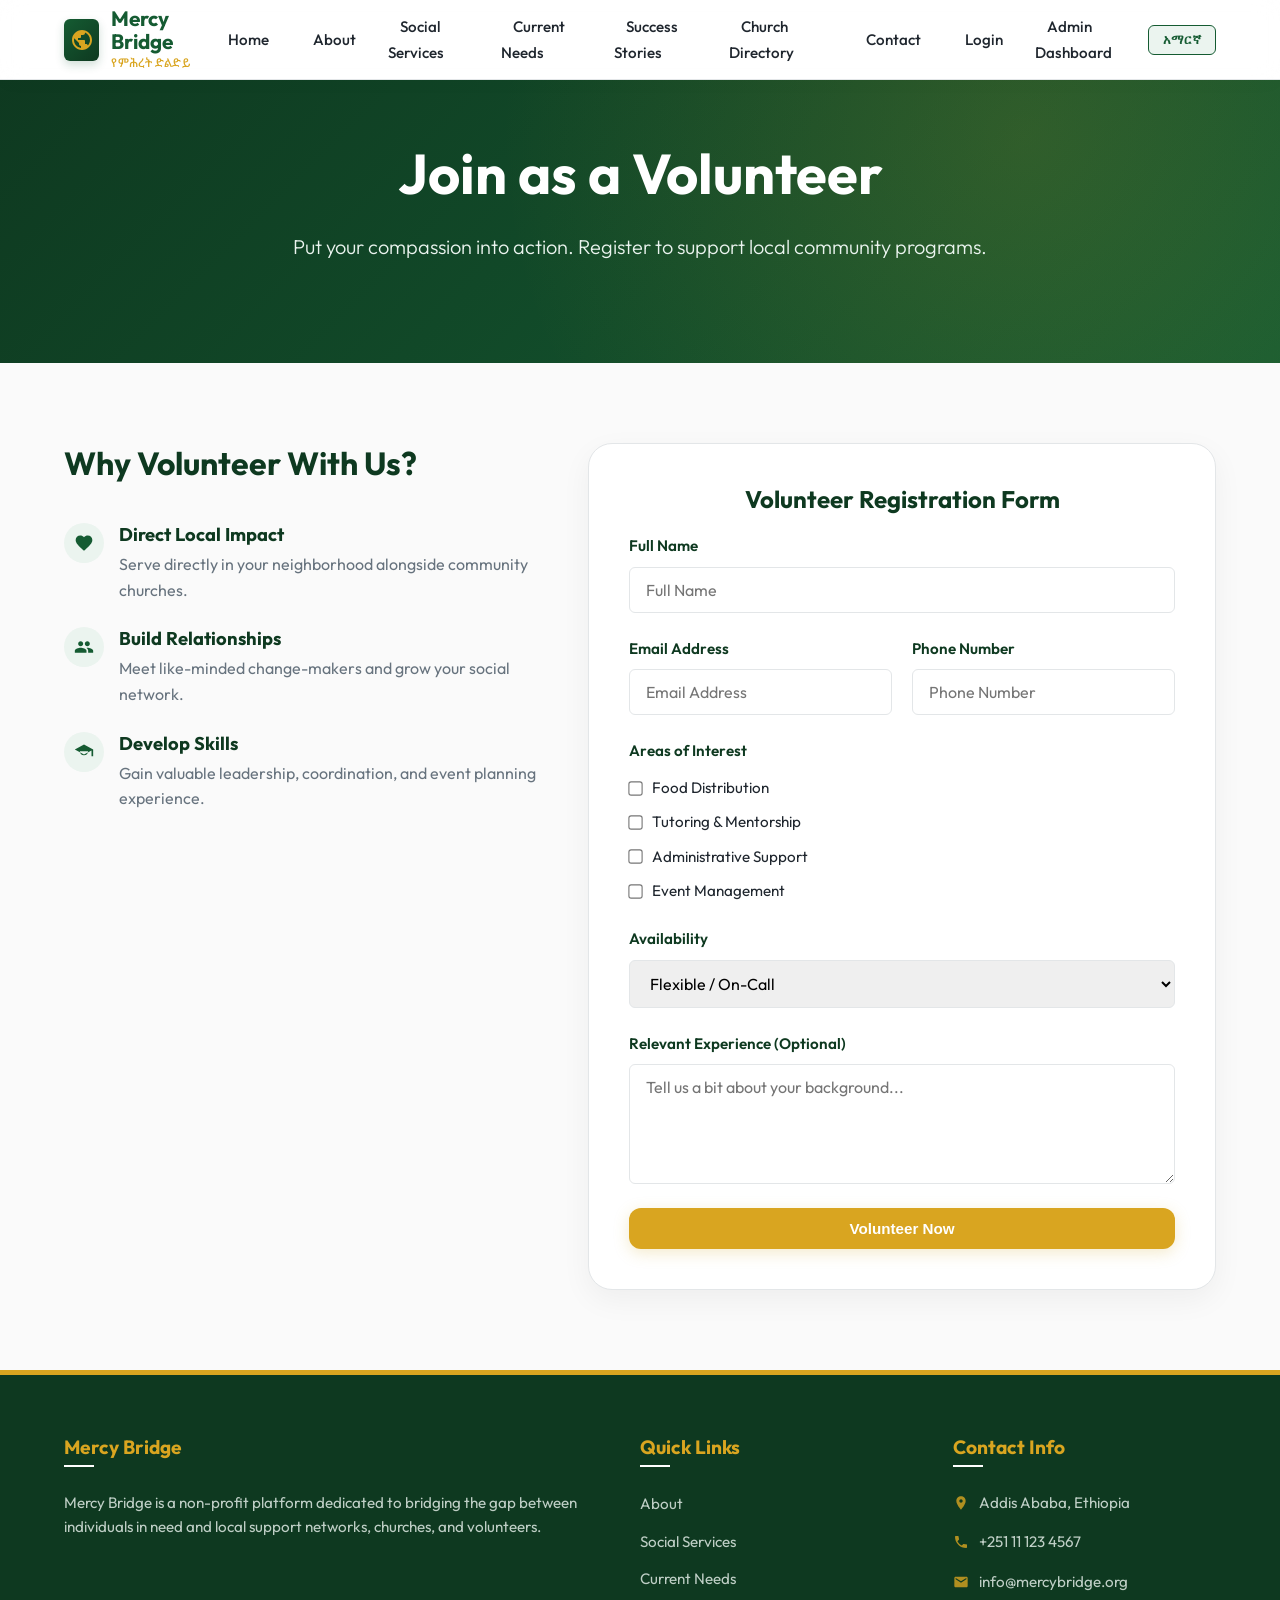
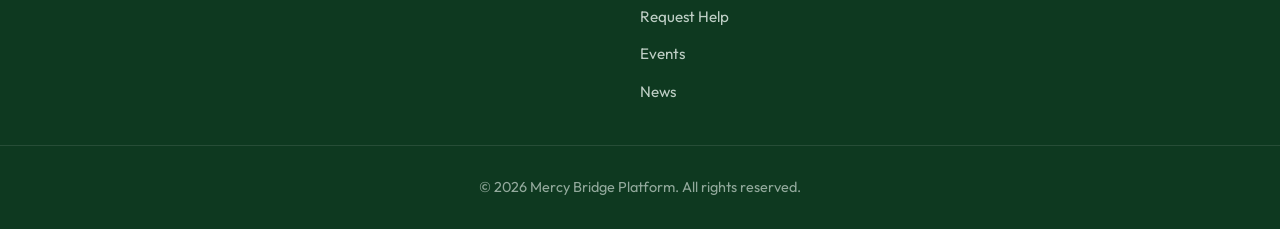
<file: volunteer.html>
<!DOCTYPE html>
<html lang="en">
<head>
  <meta charset="UTF-8">
  <meta name="viewport" content="width=device-width, initial-scale=1.0">
  <title>Volunteer | Mercy Bridge Platform</title>
  <meta name="description" content="Join our compassionate network of volunteers. Register to support local community programs and food drives.">
  <link rel="stylesheet" href="styles.css">
  <script src="translations.js" defer></script>
  <script src="app.js" defer></script>
</head>
<body>

  <!-- Header -->
  <header class="site-header">
    <div class="container header-container">
      <a href="index.html" class="logo">
        <div class="logo-icon">
          <svg viewBox="0 0 24 24">
            <path d="M12 2C6.48 2 2 6.48 2 12s4.48 10 10 10 10-4.48 10-10S17.52 2 12 2zm-1 17.93c-3.95-.49-7-3.85-7-7.93 0-.62.08-1.21.21-1.79L9 15v1c0 1.1.9 2 2 2v1.93zm6.9-2.54c-.26-.81-1-1.39-1.9-1.39h-1v-3c0-.55-.45-1-1-1H8v-2h2c.55 0 1-.45 1-1V7h2c1.1 0 2-.9 2-2v-.41c2.93 1.19 5 4.06 5 7.41 0 2.08-.8 3.97-2.1 5.39z"/>
          </svg>
        </div>
        <div class="logo-text">
          <span class="logo-title" data-i18n="brand_name">Mercy Bridge</span>
          <span class="logo-subtitle" data-i18n="brand_subtitle">የምሕረት ድልድይ</span>
        </div>
      </a>
      
      <nav>
        <ul class="nav-menu" id="nav-menu">
          <li><a href="index.html" class="nav-link" data-i18n="nav_home">Home</a></li>
          <li><a href="about.html" class="nav-link" data-i18n="nav_about">About</a></li>
          <li><a href="services.html" class="nav-link" data-i18n="nav_services">Social Services</a></li>
          <li><a href="needs.html" class="nav-link" data-i18n="nav_needs">Current Needs</a></li>
          <li><a href="stories.html" class="nav-link" data-i18n="nav_stories">Success Stories</a></li>
          <li><a href="churches.html" class="nav-link" data-i18n="nav_churches">Churches</a></li>
          <li><a href="contact.html" class="nav-link" data-i18n="nav_contact">Contact</a></li>
          <li><a href="login.html" class="nav-link" data-i18n="nav_login">Login</a></li>
          <li><a href="admin.html" class="nav-link" data-i18n="nav_admin">Admin Dashboard</a></li>
        </ul>
      </nav>
      
      <div style="display:flex; align-items:center; gap: 15px;">
        <button id="lang-toggle" data-i18n="lang_btn">አማርኛ</button>
        <button class="mobile-menu-btn" id="mobile-menu-toggle" aria-label="Toggle Menu">
          <span></span>
          <span></span>
          <span></span>
        </button>
      </div>
    </div>
  </header>

  <main>
    <!-- Banner Header -->
    <section class="hero" style="padding: 60px 0;">
      <div class="container hero-content">
        <h1 data-i18n="volunteer_title">Join as a Volunteer</h1>
        <p data-i18n="volunteer_subtitle">Put your compassion into action. Register to support local community programs.</p>
      </div>
    </section>

    <!-- Content & Form Grid -->
    <section class="section">
      <div class="container grid-2" style="align-items: flex-start;">
        <!-- Left Side: Why Volunteer Info -->
        <div>
          <h2 style="font-size: 2rem; margin-bottom: 30px; position:relative; display:inline-block; padding-bottom: 10px;" data-i18n="vol_why_title">Why Volunteer With Us?</h2>
          
          <div style="display:flex; flex-direction:column; gap: 24px;">
            <div style="display:flex; gap: 15px; align-items: flex-start;">
              <div style="background-color: var(--color-green-light); padding: 10px; border-radius: 50%; display: flex; flex-shrink: 0;">
                <svg viewBox="0 0 24 24" style="width: 20px; height: 20px; fill: var(--color-green-primary);"><path d="M12 21.35l-1.45-1.32C5.4 15.36 2 12.28 2 8.5 2 5.42 4.42 3 7.5 3c1.74 0 3.41.81 4.5 2.09C13.09 3.81 14.76 3 16.5 3 19.58 3 22 5.42 22 8.5c0 3.78-3.4 6.86-8.55 11.54L12 21.35z"/></svg>
              </div>
              <div>
                <h3 style="font-size: 1.15rem; margin-bottom: 6px;" data-i18n="vol_why1_title">Direct Local Impact</h3>
                <p style="color: var(--color-text-muted);" data-i18n="vol_why1_desc">Serve directly in your neighborhood alongside community churches.</p>
              </div>
            </div>

            <div style="display:flex; gap: 15px; align-items: flex-start;">
              <div style="background-color: var(--color-green-light); padding: 10px; border-radius: 50%; display: flex; flex-shrink: 0;">
                <svg viewBox="0 0 24 24" style="width: 20px; height: 20px; fill: var(--color-green-primary);"><path d="M16 11c1.66 0 2.99-1.34 2.99-3S17.66 5 16 5c-1.66 0-3 1.34-3 3s1.34 3 3 3zm-8 0c1.66 0 2.99-1.34 2.99-3S9.66 5 8 5C6.34 5 5 6.34 5 8s1.34 3 3 3zm0 2c-2.33 0-7 1.17-7 3.5V19h14v-2.5c0-2.33-4.67-3.5-7-3.5zm8 0c-.29 0-.62.02-.97.05 1.16.84 1.97 1.97 1.97 3.45V19h6v-2.5c0-2.33-4.67-3.5-7-3.5z"/></svg>
              </div>
              <div>
                <h3 style="font-size: 1.15rem; margin-bottom: 6px;" data-i18n="vol_why2_title">Build Relationships</h3>
                <p style="color: var(--color-text-muted);" data-i18n="vol_why2_desc">Meet like-minded change-makers and grow your social network.</p>
              </div>
            </div>

            <div style="display:flex; gap: 15px; align-items: flex-start;">
              <div style="background-color: var(--color-green-light); padding: 10px; border-radius: 50%; display: flex; flex-shrink: 0;">
                <svg viewBox="0 0 24 24" style="width: 20px; height: 20px; fill: var(--color-green-primary);"><path d="M12 3L1 9l11 6 9-4.91V17h2V9L12 3zm0 13c-2.76 0-5-2.24-5-5h10c0 2.76-2.24 5-5 5z"/></svg>
              </div>
              <div>
                <h3 style="font-size: 1.15rem; margin-bottom: 6px;" data-i18n="vol_why3_title">Develop Skills</h3>
                <p style="color: var(--color-text-muted);" data-i18n="vol_why3_desc">Gain valuable leadership, coordination, and event planning experience.</p>
              </div>
            </div>
          </div>
        </div>

        <!-- Right Side: Volunteer Form -->
        <div class="form-wrapper" style="padding: 40px; border: 1px solid var(--color-border); box-shadow: var(--box-shadow); width:100%;">
          <h2 class="form-title" style="font-size: 1.5rem; margin-bottom: 20px;" data-i18n="volunteer_form_title">Volunteer Registration Form</h2>
          
          <form id="volunteer-form">
            <div class="form-group">
              <label class="form-label" data-i18n="donate_name_label">Full Name</label>
              <input type="text" class="form-control" required placeholder="Full Name" data-i18n="donate_name_label">
            </div>

            <div class="form-grid" style="grid-template-columns: 1fr 1fr; gap: 20px; margin-bottom: 0;">
              <div class="form-group">
                <label class="form-label" data-i18n="donate_email_label">Email Address</label>
                <input type="email" class="form-control" required placeholder="Email Address" data-i18n="donate_email_label">
              </div>

              <div class="form-group">
                <label class="form-label" data-i18n="vol_phone_label">Phone Number</label>
                <input type="tel" class="form-control" required placeholder="Phone Number" data-i18n="vol_phone_label">
              </div>
            </div>

            <div class="form-group">
              <label class="form-label" data-i18n="vol_interests_label">Areas of Interest</label>
              <div style="display:flex; flex-direction:column; gap: 10px; margin-top: 5px;">
                <label style="display:flex; align-items:center; gap: 10px; font-size: 0.95rem; cursor:pointer;">
                  <input type="checkbox" name="interests" value="food" style="transform: scale(1.1);"> <span data-i18n="vol_int_food">Food Distribution</span>
                </label>
                <label style="display:flex; align-items:center; gap: 10px; font-size: 0.95rem; cursor:pointer;">
                  <input type="checkbox" name="interests" value="education" style="transform: scale(1.1);"> <span data-i18n="vol_int_edu">Tutoring & Mentorship</span>
                </label>
                <label style="display:flex; align-items:center; gap: 10px; font-size: 0.95rem; cursor:pointer;">
                  <input type="checkbox" name="interests" value="admin" style="transform: scale(1.1);"> <span data-i18n="vol_int_admin">Administrative Support</span>
                </label>
                <label style="display:flex; align-items:center; gap: 10px; font-size: 0.95rem; cursor:pointer;">
                  <input type="checkbox" name="interests" value="events" style="transform: scale(1.1);"> <span data-i18n="vol_int_event">Event Management</span>
                </label>
              </div>
            </div>

            <div class="form-group">
              <label class="form-label" data-i18n="vol_availability_label">Availability</label>
              <select class="form-control" required>
                <option value="flexible" data-i18n="vol_avail_flexible">Flexible / On-Call</option>
                <option value="weekends" data-i18n="vol_avail_weekends">Weekends Only</option>
                <option value="weekdays" data-i18n="vol_avail_weekdays">Weekdays Only</option>
              </select>
            </div>

            <div class="form-group">
              <label class="form-label" data-i18n="vol_experience_label">Relevant Experience (Optional)</label>
              <textarea class="form-control" placeholder="Tell us a bit about your background..." data-i18n="vol_experience_placeholder"></textarea>
            </div>

            <button type="submit" class="btn btn-primary" style="width:100%;" data-i18n="btn_volunteer_now">Volunteer Now</button>
          </form>
        </div>
      </div>
    </section>
  </main>

  <!-- Footer -->
  <footer class="site-footer">
    <div class="container footer-grid">
      <div class="footer-col">
        <h3 data-i18n="brand_name">Mercy Bridge</h3>
        <p class="footer-desc-text" data-i18n="footer_desc">Mercy Bridge is a non-profit platform dedicated to bridging the gap between individuals in need and local support networks, churches, and volunteers.</p>
      </div>
      <div class="footer-col">
        <h3 data-i18n="quick_links">Quick Links</h3>
        <ul class="footer-links">
          <li><a href="about.html" class="footer-link" data-i18n="nav_about">About Us</a></li>
          <li><a href="services.html" class="footer-link" data-i18n="nav_services">Social Services</a></li>
          <li><a href="needs.html" class="footer-link" data-i18n="nav_needs">Current Needs</a></li>
          <li><a href="request-help.html" class="footer-link" data-i18n="nav_request">Request Help</a></li>
          <li><a href="events.html" class="footer-link" data-i18n="nav_events">Events</a></li>
          <li><a href="news.html" class="footer-link" data-i18n="nav_news">News</a></li>
        </ul>
      </div>
      <div class="footer-col">
        <h3 data-i18n="contact_info">Contact Info</h3>
        <ul class="footer-contact-list">
          <li class="footer-contact-item">
            <svg viewBox="0 0 24 24"><path d="M12 2C8.13 2 5 5.13 5 9c0 5.25 7 13 7 13s7-7.75 7-13c0-3.87-3.13-7-7-7zm0 9.5c-1.38 0-2.5-1.12-2.5-2.5s1.12-2.5 2.5-2.5 2.5 1.12 2.5 2.5-1.12 2.5-2.5 2.5z"/></svg>
            <span>Addis Ababa, Ethiopia</span>
          </li>
          <li class="footer-contact-item">
            <svg viewBox="0 0 24 24"><path d="M6.62 10.79c1.44 2.83 3.76 5.14 6.59 6.59l2.2-2.2c.27-.27.67-.36 1.02-.24 1.12.37 2.33.57 3.57.57.55 0 1 .45 1 1V20c0 .55-.45 1-1 1-9.39 0-17-7.61-17-17 0-.55.45-1 1-1h3.5c.55 0 1 .45 1 1 0 1.25.2 2.45.57 3.57.11.35.03.74-.25 1.02l-2.2 2.2z"/></svg>
            <span>+251 11 123 4567</span>
          </li>
          <li class="footer-contact-item">
            <svg viewBox="0 0 24 24"><path d="M20 4H4c-1.1 0-1.99.9-1.99 2L2 18c0 1.1.9 2 2 2h16c1.1 0 2-.9 2-2V6c0-1.1-.9-2-2-2zm0 4l-8 5-8-5V6l8 5 8-5v2z"/></svg>
            <span>info@mercybridge.org</span>
          </li>
        </ul>
      </div>
    </div>
    <div class="footer-bottom">
      <div class="container">
        <p data-i18n="copyright">© 2026 Mercy Bridge Platform. All rights reserved.</p>
      </div>
    </div>
  </footer>

</body>
</html>
</file>
<file: styles.css>
/* ==========================================================================
   Mercy Bridge Platform (የምሕረት ድልድይ) - CSS Design System
   ========================================================================== */

/* Import Google Fonts */
@import url('https://fonts.googleapis.com/css2?family=Outfit:wght@300;400;500;600;700&family=Noto+Sans+Ethiopic:wght@300;400;500;600;700&display=swap');

:root {
  /* Colors */
  --color-green-primary: hsl(145, 63%, 22%);      /* #135a37 */
  --color-green-dark: hsl(145, 60%, 14%);         /* #09331f */
  --color-green-light: hsl(145, 30%, 94%);        /* Soft green bg tint */
  --color-gold: hsl(43, 74%, 49%);                /* #d4af37 */
  --color-gold-hover: hsl(43, 74%, 40%);
  --color-gold-light: hsl(43, 100%, 96%);         /* Cream tint */
  --color-white: hsl(0, 0%, 100%);
  --color-bg-light: hsl(0, 0%, 98%);
  --color-bg-alt: hsl(145, 10%, 97%);
  --color-text: hsl(210, 20%, 15%);               /* Charcoal */
  --color-text-muted: hsl(210, 10%, 45%);         /* Slate Gray */
  --color-border: hsl(210, 10%, 90%);
  --color-approved: hsl(145, 50%, 40%);
  --color-denied: hsl(0, 75%, 45%);
  --color-pending: hsl(35, 90%, 45%);

  /* Layout & Animation */
  --max-width: 1200px;
  --header-height: 80px;
  --border-radius-sm: 6px;
  --border-radius-md: 12px;
  --border-radius-lg: 24px;
  --box-shadow: 0 10px 30px hsla(0, 0%, 0%, 0.05);
  --box-shadow-hover: 0 20px 40px hsla(0, 0%, 0%, 0.1);
  --transition: all 0.3s cubic-bezier(0.25, 0.8, 0.25, 1);
  --transition-fast: all 0.15s ease;
}

/* Reset & Base Styles */
*, *::before, *::after {
  box-sizing: border-box;
  margin: 0;
  padding: 0;
}

html {
  scroll-behavior: smooth;
}

body {
  font-family: 'Outfit', 'Noto Sans Ethiopic', sans-serif;
  background-color: var(--color-bg-light);
  color: var(--color-text);
  line-height: 1.6;
  min-height: 100vh;
  display: flex;
  flex-direction: column;
}

/* Adjustments for Amharic copy */
body.lang-am {
  font-family: 'Noto Sans Ethiopic', 'Outfit', sans-serif;
  line-height: 1.8;
  letter-spacing: 0.02em;
}

a {
  text-decoration: none;
  color: inherit;
  transition: var(--transition-fast);
}

img {
  max-width: 100%;
  height: auto;
  display: block;
}

h1, h2, h3, h4, h5, h6 {
  font-weight: 700;
  line-height: 1.25;
  color: var(--color-green-dark);
}

/* Base Layout Classes */
.container {
  width: 100%;
  max-width: var(--max-width);
  margin: 0 auto;
  padding: 0 24px;
}

.section {
  padding: 80px 0;
}

.section-alt {
  background-color: var(--color-bg-alt);
  padding: 80px 0;
}

.section-header {
  text-align: center;
  max-width: 700px;
  margin: 0 auto 50px auto;
}

.section-header h2 {
  font-size: 2.25rem;
  margin-bottom: 16px;
  position: relative;
  display: inline-block;
  padding-bottom: 12px;
}

.section-header h2::after {
  content: '';
  position: absolute;
  bottom: 0;
  left: 50%;
  transform: translateX(-50%);
  width: 60px;
  height: 4px;
  background-color: var(--color-gold);
  border-radius: 2px;
}

.section-header p {
  font-size: 1.1rem;
  color: var(--color-text-muted);
}

/* Header & Navigation Styles */
.site-header {
  background-color: hsla(0, 0%, 100%, 0.85);
  backdrop-filter: blur(12px);
  -webkit-backdrop-filter: blur(12px);
  border-bottom: 1px solid var(--color-border);
  position: sticky;
  top: 0;
  left: 0;
  width: 100%;
  z-index: 1000;
  height: var(--header-height);
  box-shadow: 0 4px 20px rgba(0, 0, 0, 0.02);
}

.header-container {
  display: flex;
  justify-content: space-between;
  align-items: center;
  height: 100%;
}

.logo {
  display: flex;
  align-items: center;
  gap: 12px;
}

.logo-icon {
  width: 42px;
  height: 42px;
  background: linear-gradient(135deg, var(--color-green-primary), var(--color-green-dark));
  border-radius: var(--border-radius-sm);
  display: flex;
  align-items: center;
  justify-content: center;
  box-shadow: 0 4px 10px rgba(19, 90, 55, 0.2);
}

.logo-icon svg {
  width: 24px;
  height: 24px;
  fill: var(--color-gold);
}

.logo-text {
  display: flex;
  flex-direction: column;
}

.logo-title {
  font-size: 1.3rem;
  font-weight: 700;
  color: var(--color-green-primary);
  line-height: 1.1;
}

.logo-subtitle {
  font-size: 0.75rem;
  color: var(--color-gold);
  font-weight: 500;
  letter-spacing: 0.05em;
}

.nav-menu {
  display: flex;
  align-items: center;
  gap: 20px;
  list-style: none;
}

.nav-link {
  font-size: 0.95rem;
  font-weight: 500;
  color: var(--color-text);
  padding: 8px 12px;
  border-radius: var(--border-radius-sm);
}

.nav-link:hover, .nav-link.active {
  color: var(--color-green-primary);
  background-color: var(--color-green-light);
}

/* Button & Nav Toggles */
.btn {
  display: inline-flex;
  align-items: center;
  justify-content: center;
  padding: 10px 22px;
  font-size: 0.95rem;
  font-weight: 600;
  border-radius: var(--border-radius-md);
  border: 2px solid transparent;
  cursor: pointer;
  transition: var(--transition);
  gap: 8px;
}

.btn-primary {
  background-color: var(--color-gold);
  color: var(--color-white);
  box-shadow: 0 4px 15px rgba(212, 175, 55, 0.25);
}

.btn-primary:hover {
  background-color: var(--color-gold-hover);
  transform: translateY(-2px);
  box-shadow: 0 6px 20px rgba(212, 175, 55, 0.35);
}

.btn-secondary {
  background-color: var(--color-green-primary);
  color: var(--color-white);
  box-shadow: 0 4px 15px rgba(19, 90, 55, 0.2);
}

.btn-secondary:hover {
  background-color: var(--color-green-dark);
  transform: translateY(-2px);
}

.btn-outline {
  background-color: transparent;
  border-color: var(--color-green-primary);
  color: var(--color-green-primary);
}

.btn-outline:hover {
  background-color: var(--color-green-primary);
  color: var(--color-white);
  transform: translateY(-2px);
}

.btn-sm {
  padding: 6px 12px;
  font-size: 0.85rem;
  border-radius: var(--border-radius-sm);
}

/* Language Toggle Button */
#lang-toggle {
  background-color: var(--color-green-light);
  border: 1px solid var(--color-green-primary);
  color: var(--color-green-primary);
  padding: 6px 14px;
  border-radius: var(--border-radius-sm);
  font-weight: 600;
  cursor: pointer;
  transition: var(--transition-fast);
}

#lang-toggle:hover {
  background-color: var(--color-green-primary);
  color: var(--color-white);
}

/* Mobile Menu Button */
.mobile-menu-btn {
  display: none;
  background: none;
  border: none;
  cursor: pointer;
  padding: 4px;
  flex-direction: column;
  justify-content: space-between;
  width: 30px;
  height: 20px;
}

.mobile-menu-btn span {
  display: block;
  height: 3px;
  width: 100%;
  background-color: var(--color-green-primary);
  border-radius: 2px;
  transition: var(--transition);
}

/* Hero Section */
.hero {
  background: linear-gradient(135deg, var(--color-green-dark) 0%, var(--color-green-primary) 100%);
  color: var(--color-white);
  padding: 100px 0 120px 0;
  position: relative;
  overflow: hidden;
  text-align: center;
}

.hero::after {
  content: '';
  position: absolute;
  top: 0;
  left: 0;
  right: 0;
  bottom: 0;
  background: radial-gradient(circle at 80% 20%, hsla(43, 74%, 49%, 0.15) 0%, transparent 50%);
  pointer-events: none;
}

.hero-content {
  max-width: 800px;
  margin: 0 auto;
  position: relative;
  z-index: 2;
}

.hero h1 {
  font-size: 3.5rem;
  color: var(--color-white);
  line-height: 1.2;
  margin-bottom: 24px;
}

.hero p {
  font-size: 1.25rem;
  color: var(--color-green-light);
  margin-bottom: 40px;
  font-weight: 300;
}

.hero-actions {
  display: flex;
  justify-content: center;
  gap: 20px;
}

/* Stats Section */
.stats-grid {
  display: grid;
  grid-template-columns: repeat(4, 1fr);
  gap: 30px;
  margin-top: -60px;
  position: relative;
  z-index: 10;
}

.stat-card {
  background-color: var(--color-white);
  border-radius: var(--border-radius-md);
  padding: 30px 24px;
  text-align: center;
  box-shadow: 0 15px 35px rgba(0, 0, 0, 0.08);
  border-top: 4px solid var(--color-gold);
  transition: var(--transition);
}

.stat-card:hover {
  transform: translateY(-5px);
  box-shadow: var(--box-shadow-hover);
}

.stat-number {
  font-size: 1.8rem;
  font-weight: 700;
  color: var(--color-green-primary);
  margin-bottom: 8px;
}

.stat-label {
  font-size: 0.95rem;
  color: var(--color-text-muted);
  font-weight: 500;
}

/* Grid Layouts (Cards) */
.grid-3 {
  display: grid;
  grid-template-columns: repeat(3, 1fr);
  gap: 30px;
}

.grid-2 {
  display: grid;
  grid-template-columns: repeat(2, 1fr);
  gap: 40px;
}

/* Service, News & Story Card Designs */
.card {
  background-color: var(--color-white);
  border-radius: var(--border-radius-md);
  border: 1px solid var(--color-border);
  overflow: hidden;
  box-shadow: var(--box-shadow);
  transition: var(--transition);
  display: flex;
  flex-direction: column;
}

.card:hover {
  transform: translateY(-8px);
  box-shadow: var(--box-shadow-hover);
  border-color: rgba(212, 175, 55, 0.3);
}

.card-image {
  height: 200px;
  background-color: var(--color-green-light);
  position: relative;
  overflow: hidden;
  display: flex;
  align-items: center;
  justify-content: center;
}

.card-image svg {
  width: 64px;
  height: 64px;
  fill: var(--color-green-primary);
  opacity: 0.8;
  transition: var(--transition);
}

.card:hover .card-image svg {
  transform: scale(1.1);
  fill: var(--color-gold);
}

.card-body {
  padding: 30px;
  flex-grow: 1;
  display: flex;
  flex-direction: column;
}

.card-tag {
  font-size: 0.75rem;
  font-weight: 700;
  text-transform: uppercase;
  color: var(--color-gold);
  margin-bottom: 12px;
  letter-spacing: 0.05em;
  display: inline-block;
}

.card h3 {
  font-size: 1.35rem;
  margin-bottom: 12px;
}

.card p {
  color: var(--color-text-muted);
  font-size: 0.95rem;
  margin-bottom: 24px;
  flex-grow: 1;
}

.card-footer {
  padding: 20px 30px;
  border-top: 1px solid var(--color-border);
  background-color: var(--color-bg-light);
  display: flex;
  justify-content: space-between;
  align-items: center;
}

/* Progress Bars */
.progress-container {
  margin-bottom: 20px;
}

.progress-bar-wrapper {
  background-color: var(--color-border);
  height: 8px;
  border-radius: 4px;
  overflow: hidden;
  margin-bottom: 8px;
}

.progress-bar-fill {
  background: linear-gradient(90deg, var(--color-green-primary), var(--color-gold));
  height: 100%;
  border-radius: 4px;
  transition: width 1s cubic-bezier(0.4, 0, 0.2, 1);
}

.progress-labels {
  display: flex;
  justify-content: space-between;
  font-size: 0.85rem;
  font-weight: 600;
}

.progress-labels .raised {
  color: var(--color-green-primary);
}

.progress-labels .goal {
  color: var(--color-text-muted);
}

/* Forms Styling */
.form-wrapper {
  background-color: var(--color-white);
  border-radius: var(--border-radius-lg);
  padding: 50px;
  box-shadow: var(--box-shadow);
  border: 1px solid var(--color-border);
}

.form-title {
  font-size: 1.8rem;
  margin-bottom: 30px;
  text-align: center;
}

.form-grid {
  display: grid;
  grid-template-columns: repeat(2, 1fr);
  gap: 24px;
  margin-bottom: 30px;
}

.form-group {
  margin-bottom: 24px;
  display: flex;
  flex-direction: column;
}

.form-group.full-width {
  grid-column: span 2;
}

.form-label {
  font-size: 0.95rem;
  font-weight: 600;
  margin-bottom: 8px;
  color: var(--color-green-dark);
}

.form-control {
  font-family: inherit;
  padding: 12px 16px;
  font-size: 1rem;
  border-radius: var(--border-radius-sm);
  border: 1px solid var(--color-border);
  outline: none;
  transition: var(--transition-fast);
}

.form-control:focus {
  border-color: var(--color-green-primary);
  box-shadow: 0 0 0 3px var(--color-green-light);
}

textarea.form-control {
  resize: vertical;
  min-height: 120px;
}

/* Preset Donation Buttons */
.donation-presets {
  display: grid;
  grid-template-columns: repeat(4, 1fr);
  gap: 12px;
  margin-bottom: 16px;
}

.amt-btn {
  background-color: var(--color-bg-light);
  border: 2px solid var(--color-border);
  border-radius: var(--border-radius-sm);
  padding: 12px;
  font-size: 1.1rem;
  font-weight: 700;
  color: var(--color-green-primary);
  cursor: pointer;
  transition: var(--transition-fast);
}

.amt-btn:hover, .amt-btn.active {
  border-color: var(--color-gold);
  background-color: var(--color-gold-light);
  color: var(--color-gold-hover);
}

/* Search and Filters Layout */
.filter-bar {
  display: flex;
  justify-content: space-between;
  align-items: center;
  margin-bottom: 40px;
  gap: 20px;
  background-color: var(--color-white);
  padding: 20px;
  border-radius: var(--border-radius-md);
  box-shadow: var(--box-shadow);
  border: 1px solid var(--color-border);
}

.search-box {
  display: flex;
  align-items: center;
  gap: 10px;
  flex-grow: 1;
  max-width: 450px;
}

.search-input-wrapper {
  position: relative;
  width: 100%;
}

.search-input-wrapper input {
  width: 100%;
  padding: 12px 16px 12px 40px;
  border-radius: var(--border-radius-sm);
  border: 1px solid var(--color-border);
  outline: none;
  font-size: 0.95rem;
}

.search-input-wrapper svg {
  position: absolute;
  left: 14px;
  top: 50%;
  transform: translateY(-50%);
  fill: var(--color-text-muted);
  width: 16px;
  height: 16px;
}

.filter-options {
  display: flex;
  gap: 10px;
}

.filter-btn {
  background: none;
  border: 1px solid var(--color-border);
  padding: 8px 16px;
  border-radius: var(--border-radius-sm);
  font-weight: 600;
  font-size: 0.9rem;
  cursor: pointer;
  transition: var(--transition-fast);
  color: var(--color-text-muted);
}

.filter-btn:hover, .filter-btn.active {
  background-color: var(--color-green-primary);
  color: var(--color-white);
  border-color: var(--color-green-primary);
}

/* Accordion FAQs */
.faq-list {
  max-width: 800px;
  margin: 0 auto;
}

.faq-item {
  background-color: var(--color-white);
  border: 1px solid var(--color-border);
  border-radius: var(--border-radius-md);
  margin-bottom: 16px;
  overflow: hidden;
  box-shadow: var(--box-shadow);
}

.faq-question {
  padding: 24px;
  font-size: 1.15rem;
  font-weight: 600;
  color: var(--color-green-dark);
  cursor: pointer;
  display: flex;
  justify-content: space-between;
  align-items: center;
  user-select: none;
  transition: background-color 0.2s ease;
}

.faq-question:hover {
  background-color: var(--color-bg-light);
}

.faq-question svg {
  width: 18px;
  height: 18px;
  fill: var(--color-green-primary);
  transition: transform 0.3s ease;
}

.faq-answer {
  padding: 0 24px;
  max-height: 0;
  overflow: hidden;
  transition: all 0.3s cubic-bezier(0.25, 0.8, 0.25, 1);
  color: var(--color-text-muted);
  font-size: 0.95rem;
}

.faq-item.active .faq-question svg {
  transform: rotate(180deg);
}

.faq-item.active .faq-answer {
  padding: 0 24px 24px 24px;
  max-height: 200px;
}

/* Church Directory Specific Styles */
.church-meta {
  margin-top: 15px;
  display: grid;
  gap: 10px;
}

.church-meta-item {
  display: flex;
  gap: 10px;
  font-size: 0.9rem;
}

.church-meta-item strong {
  min-width: 120px;
  color: var(--color-green-primary);
}

/* Admin Dashboard Container */
.admin-dashboard-container {
  display: flex;
  min-height: calc(100vh - var(--header-height) - 100px);
}

.admin-sidebar {
  width: 250px;
  border-right: 1px solid var(--color-border);
  padding: 30px;
  background-color: var(--color-white);
}

.admin-nav {
  display: flex;
  flex-direction: column;
  gap: 15px;
  list-style: none;
}

.admin-nav-link {
  font-weight: 500;
  font-size: 0.95rem;
  padding: 10px 14px;
  border-radius: var(--border-radius-sm);
  display: block;
}

.admin-nav-link:hover, .admin-nav-link.active {
  background-color: var(--color-green-light);
  color: var(--color-green-primary);
}

.admin-content {
  flex-grow: 1;
  padding: 40px;
}

.admin-stats-grid {
  display: grid;
  grid-template-columns: repeat(3, 1fr);
  gap: 20px;
  margin-bottom: 40px;
}

.admin-stat-card {
  background-color: var(--color-white);
  padding: 24px;
  border-radius: var(--border-radius-md);
  border: 1px solid var(--color-border);
  box-shadow: var(--box-shadow);
  display: flex;
  align-items: center;
  gap: 20px;
}

.admin-stat-icon {
  width: 50px;
  height: 50px;
  border-radius: 50%;
  background-color: var(--color-green-light);
  display: flex;
  align-items: center;
  justify-content: center;
}

.admin-stat-icon svg {
  width: 24px;
  height: 24px;
  fill: var(--color-green-primary);
}

.admin-stat-details h3 {
  font-size: 0.85rem;
  text-transform: uppercase;
  color: var(--color-text-muted);
  letter-spacing: 0.05em;
  margin-bottom: 4px;
}

.admin-stat-number {
  font-size: 1.5rem;
  font-weight: 700;
  color: var(--color-green-dark);
}

/* Tables design */
.table-wrapper {
  background-color: var(--color-white);
  border-radius: var(--border-radius-md);
  border: 1px solid var(--color-border);
  overflow-x: auto;
  box-shadow: var(--box-shadow);
  margin-bottom: 40px;
}

.table-title {
  padding: 20px 24px;
  font-size: 1.2rem;
  font-weight: 700;
  border-bottom: 1px solid var(--color-border);
}

.admin-table {
  width: 100%;
  border-collapse: collapse;
  text-align: left;
}

.admin-table th {
  background-color: var(--color-bg-alt);
  padding: 16px 24px;
  font-size: 0.85rem;
  text-transform: uppercase;
  font-weight: 700;
  color: var(--color-text-muted);
  letter-spacing: 0.05em;
}

.admin-table td {
  padding: 18px 24px;
  border-bottom: 1px solid var(--color-border);
  font-size: 0.95rem;
}

.admin-table tr:last-child td {
  border-bottom: none;
}

/* Status Badges */
.status-badge {
  display: inline-block;
  padding: 4px 10px;
  border-radius: 12px;
  font-size: 0.75rem;
  font-weight: 700;
  text-transform: uppercase;
}

.badge-pending {
  background-color: hsl(35, 100%, 94%);
  color: var(--color-pending);
}

.badge-approved {
  background-color: hsl(145, 60%, 94%);
  color: var(--color-approved);
}

.badge-denied {
  background-color: hsl(0, 100%, 94%);
  color: var(--color-denied);
}

/* Urgency Tags */
.urgency-tag {
  display: inline-block;
  padding: 2px 8px;
  border-radius: 4px;
  font-size: 0.75rem;
  font-weight: 600;
}

.urgency-tag.high {
  background-color: var(--color-denied);
  color: var(--color-white);
}

.urgency-tag.medium {
  background-color: var(--color-pending);
  color: var(--color-white);
}

.urgency-tag.low {
  background-color: var(--color-approved);
  color: var(--color-white);
}

/* Category Indicator */
.category-indicator {
  display: inline-block;
  background-color: var(--color-green-light);
  color: var(--color-green-primary);
  padding: 2px 8px;
  border-radius: 4px;
  font-size: 0.8rem;
  font-weight: 600;
}

/* Toast Notifications */
.toast-notification {
  position: fixed;
  bottom: 24px;
  right: 24px;
  background-color: var(--color-white);
  border-left: 5px solid var(--color-approved);
  box-shadow: 0 10px 40px rgba(0, 0, 0, 0.15);
  border-radius: var(--border-radius-sm);
  padding: 16px 24px;
  z-index: 2000;
  transform: translateY(100px);
  opacity: 0;
  transition: transform 0.3s cubic-bezier(0.175, 0.885, 0.32, 1.275), opacity 0.3s ease;
  pointer-events: none;
}

.toast-notification.show {
  transform: translateY(0);
  opacity: 1;
  pointer-events: auto;
}

.toast-notification.error {
  border-left-color: var(--color-denied);
}

.toast-content {
  display: flex;
  align-items: center;
  gap: 12px;
}

.toast-icon {
  font-weight: 700;
  font-size: 1.2rem;
  color: var(--color-approved);
}

.toast-notification.error .toast-icon {
  color: var(--color-denied);
}

.toast-message {
  font-weight: 500;
  font-size: 0.95rem;
}

/* Footer Styles */
.site-footer {
  background-color: var(--color-green-dark);
  color: var(--color-white);
  padding: 60px 0 30px 0;
  margin-top: auto;
  border-top: 5px solid var(--color-gold);
}

.footer-grid {
  display: grid;
  grid-template-columns: 2fr 1fr 1fr;
  gap: 50px;
  margin-bottom: 40px;
}

.footer-col h3 {
  color: var(--color-gold);
  font-size: 1.2rem;
  margin-bottom: 24px;
  position: relative;
  display: inline-block;
  padding-bottom: 8px;
}

.footer-col h3::after {
  content: '';
  position: absolute;
  bottom: 0;
  left: 0;
  width: 30px;
  height: 2px;
  background-color: var(--color-white);
}

.footer-desc-text {
  color: var(--color-green-light);
  font-size: 0.95rem;
  opacity: 0.8;
  margin-bottom: 20px;
}

.footer-links {
  list-style: none;
  display: flex;
  flex-direction: column;
  gap: 12px;
}

.footer-link {
  color: var(--color-green-light);
  font-size: 0.95rem;
  opacity: 0.8;
}

.footer-link:hover {
  color: var(--color-gold);
  opacity: 1;
  padding-left: 5px;
}

.footer-contact-list {
  list-style: none;
  display: flex;
  flex-direction: column;
  gap: 15px;
}

.footer-contact-item {
  font-size: 0.95rem;
  color: var(--color-green-light);
  opacity: 0.8;
  display: flex;
  gap: 10px;
}

.footer-contact-item svg {
  width: 16px;
  height: 16px;
  fill: var(--color-gold);
  flex-shrink: 0;
  margin-top: 4px;
}

.footer-bottom {
  border-top: 1px solid rgba(255, 255, 255, 0.1);
  padding-top: 30px;
  text-align: center;
}

.footer-bottom p {
  font-size: 0.9rem;
  color: var(--color-green-light);
  opacity: 0.6;
}

/* ==========================================================================
   Responsive Design & Breakpoints
   ========================================================================== */

@media (max-width: 1024px) {
  .stats-grid {
    grid-template-columns: repeat(2, 1fr);
    margin-top: -30px;
    padding: 0 10px;
  }

  .grid-3 {
    grid-template-columns: repeat(2, 1fr);
  }

  .admin-dashboard-container {
    flex-direction: column;
  }

  .admin-sidebar {
    width: 100%;
    border-right: none;
    border-bottom: 1px solid var(--color-border);
    padding: 20px;
  }

  .admin-nav {
    flex-direction: row;
    overflow-x: auto;
    padding-bottom: 10px;
  }

  .admin-nav-link {
    white-space: nowrap;
  }

  .admin-content {
    padding: 24px;
  }
}

@media (max-width: 768px) {
  .section-header h2 {
    font-size: 1.8rem;
  }

  .hero h1 {
    font-size: 2.25rem;
  }

  .hero p {
    font-size: 1.05rem;
  }

  /* Nav Menu Mobile styles */
  .mobile-menu-btn {
    display: flex;
  }

  .nav-menu {
    position: fixed;
    top: var(--header-height);
    left: 0;
    width: 100%;
    height: calc(100vh - var(--header-height));
    background-color: var(--color-white);
    flex-direction: column;
    padding: 40px 24px;
    gap: 24px;
    transform: translateX(100%);
    transition: var(--transition);
    box-shadow: 0 15px 30px rgba(0,0,0,0.1);
  }

  .nav-menu.active {
    transform: translateX(0);
  }

  .mobile-menu-btn.active span:nth-child(1) {
    transform: rotate(45deg) translate(5px, 5px);
  }

  .mobile-menu-btn.active span:nth-child(2) {
    opacity: 0;
  }

  .mobile-menu-btn.active span:nth-child(3) {
    transform: rotate(-45deg) translate(7px, -7px);
  }

  .grid-3, .grid-2 {
    grid-template-columns: 1fr;
  }

  .form-wrapper {
    padding: 24px;
  }

  .form-grid {
    grid-template-columns: 1fr;
  }

  .form-group.full-width {
    grid-column: span 1;
  }

  .donation-presets {
    grid-template-columns: repeat(2, 1fr);
  }

  .filter-bar {
    flex-direction: column;
    align-items: stretch;
  }

  .search-box {
    max-width: 100%;
  }

  .filter-options {
    overflow-x: auto;
    padding-bottom: 5px;
  }

  .footer-grid {
    grid-template-columns: 1fr;
    gap: 30px;
  }

  .admin-stats-grid {
    grid-template-columns: 1fr;
  }
}

@media (max-width: 480px) {
  .stats-grid {
    grid-template-columns: 1fr;
  }

  .hero-actions {
    flex-direction: column;
    gap: 12px;
  }

  .hero-actions .btn {
    width: 100%;
  }
}
</file>
